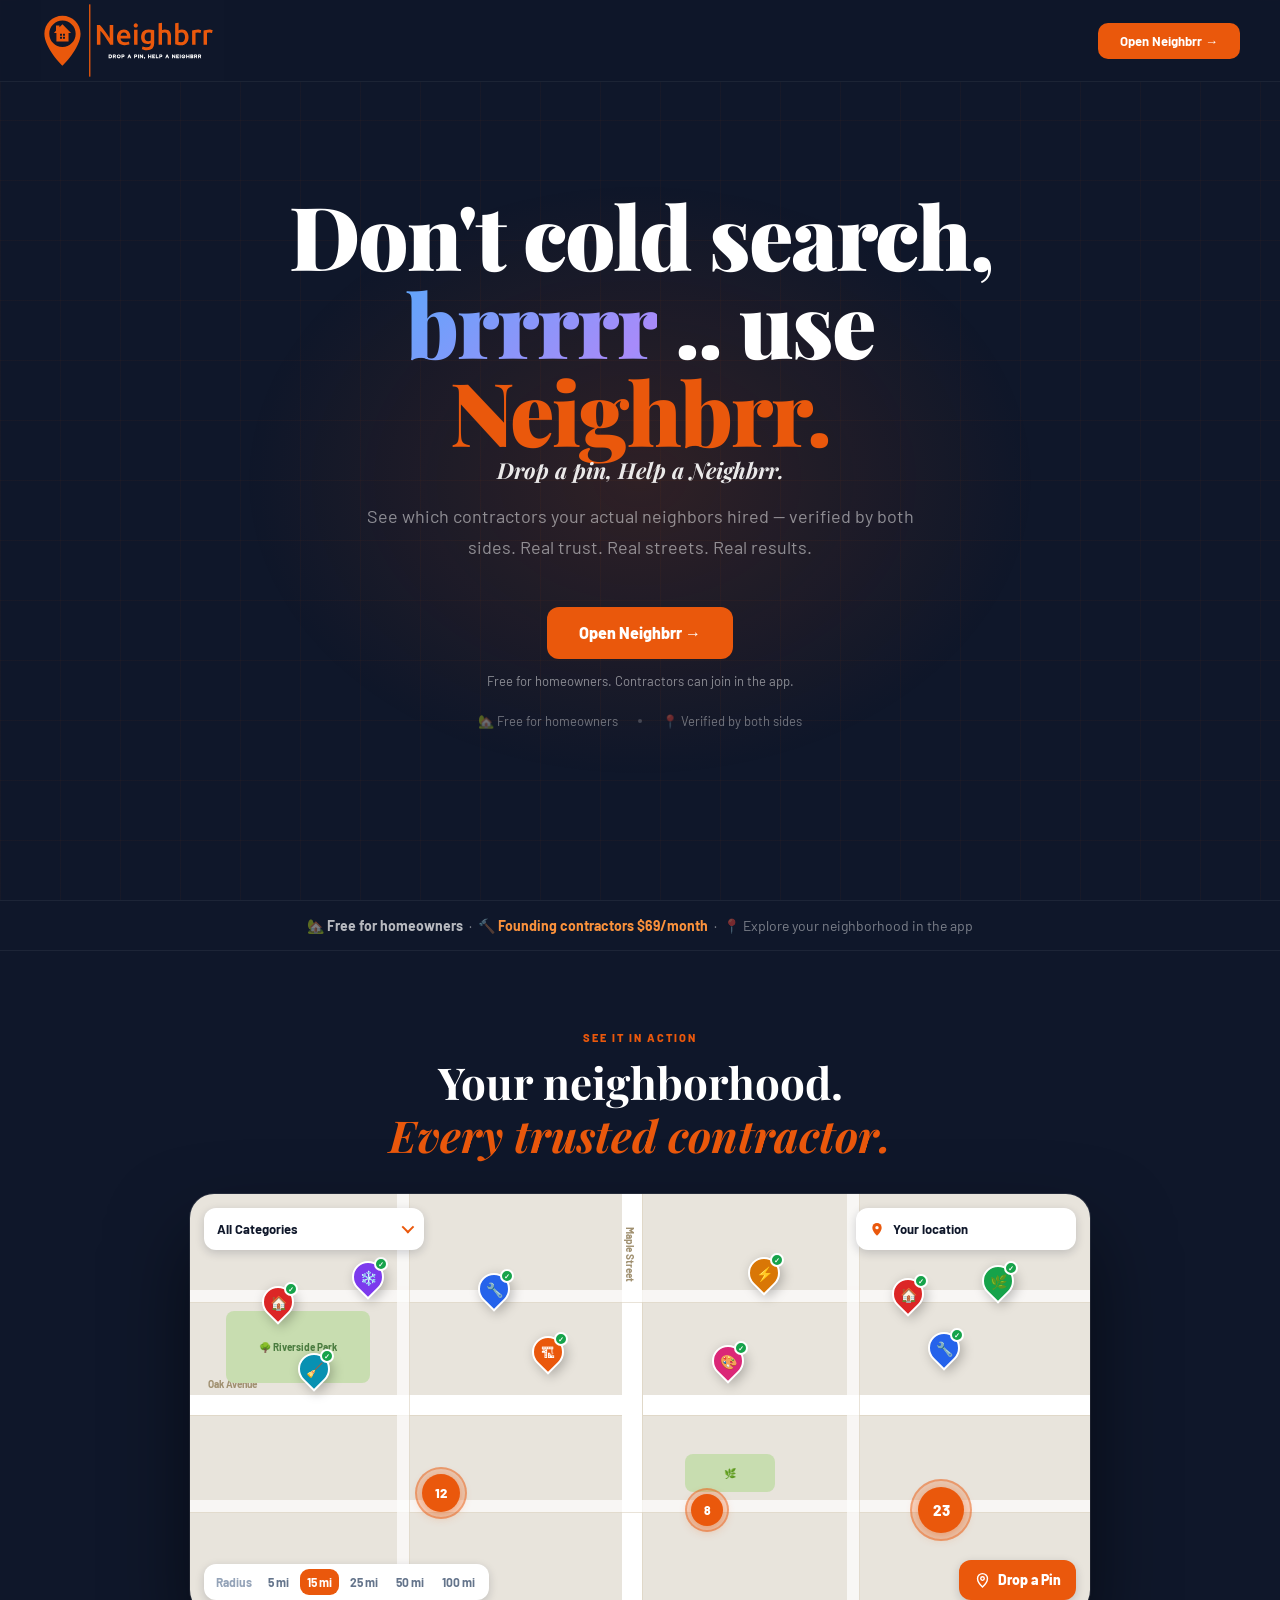
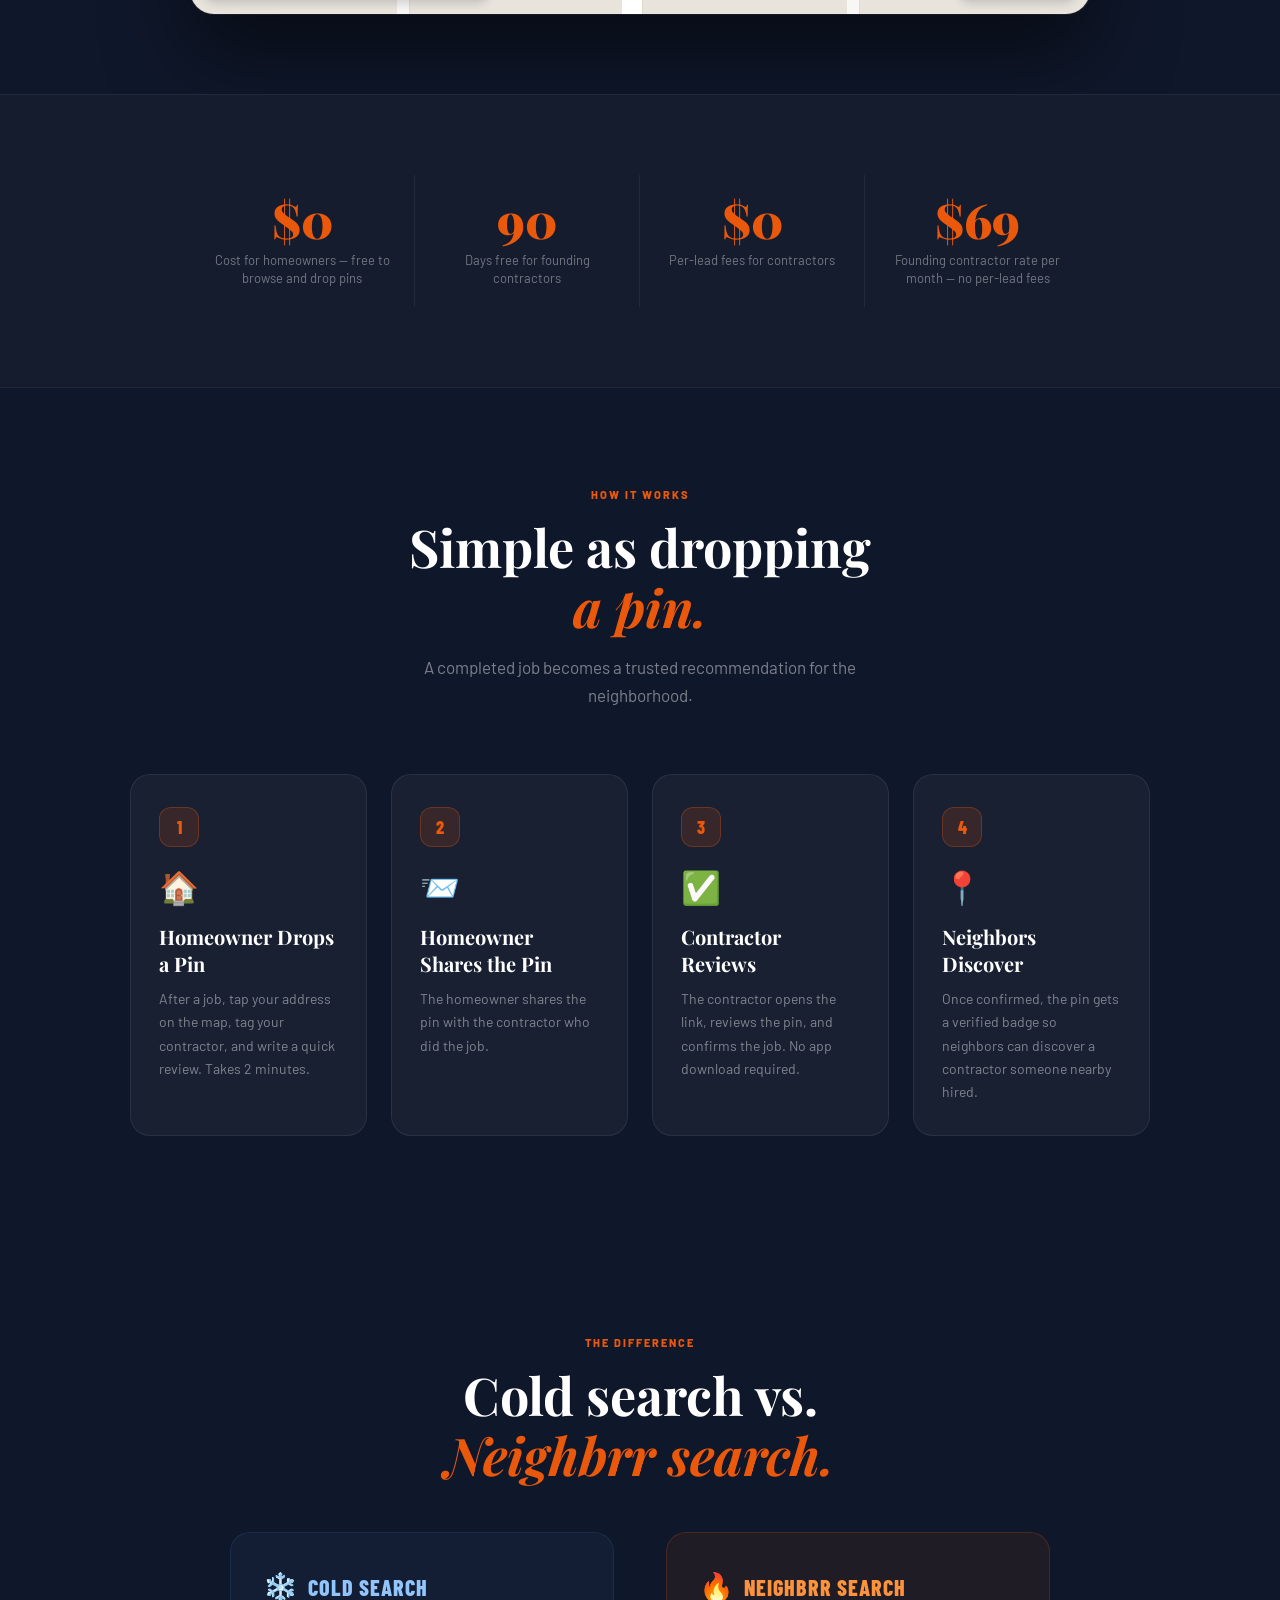
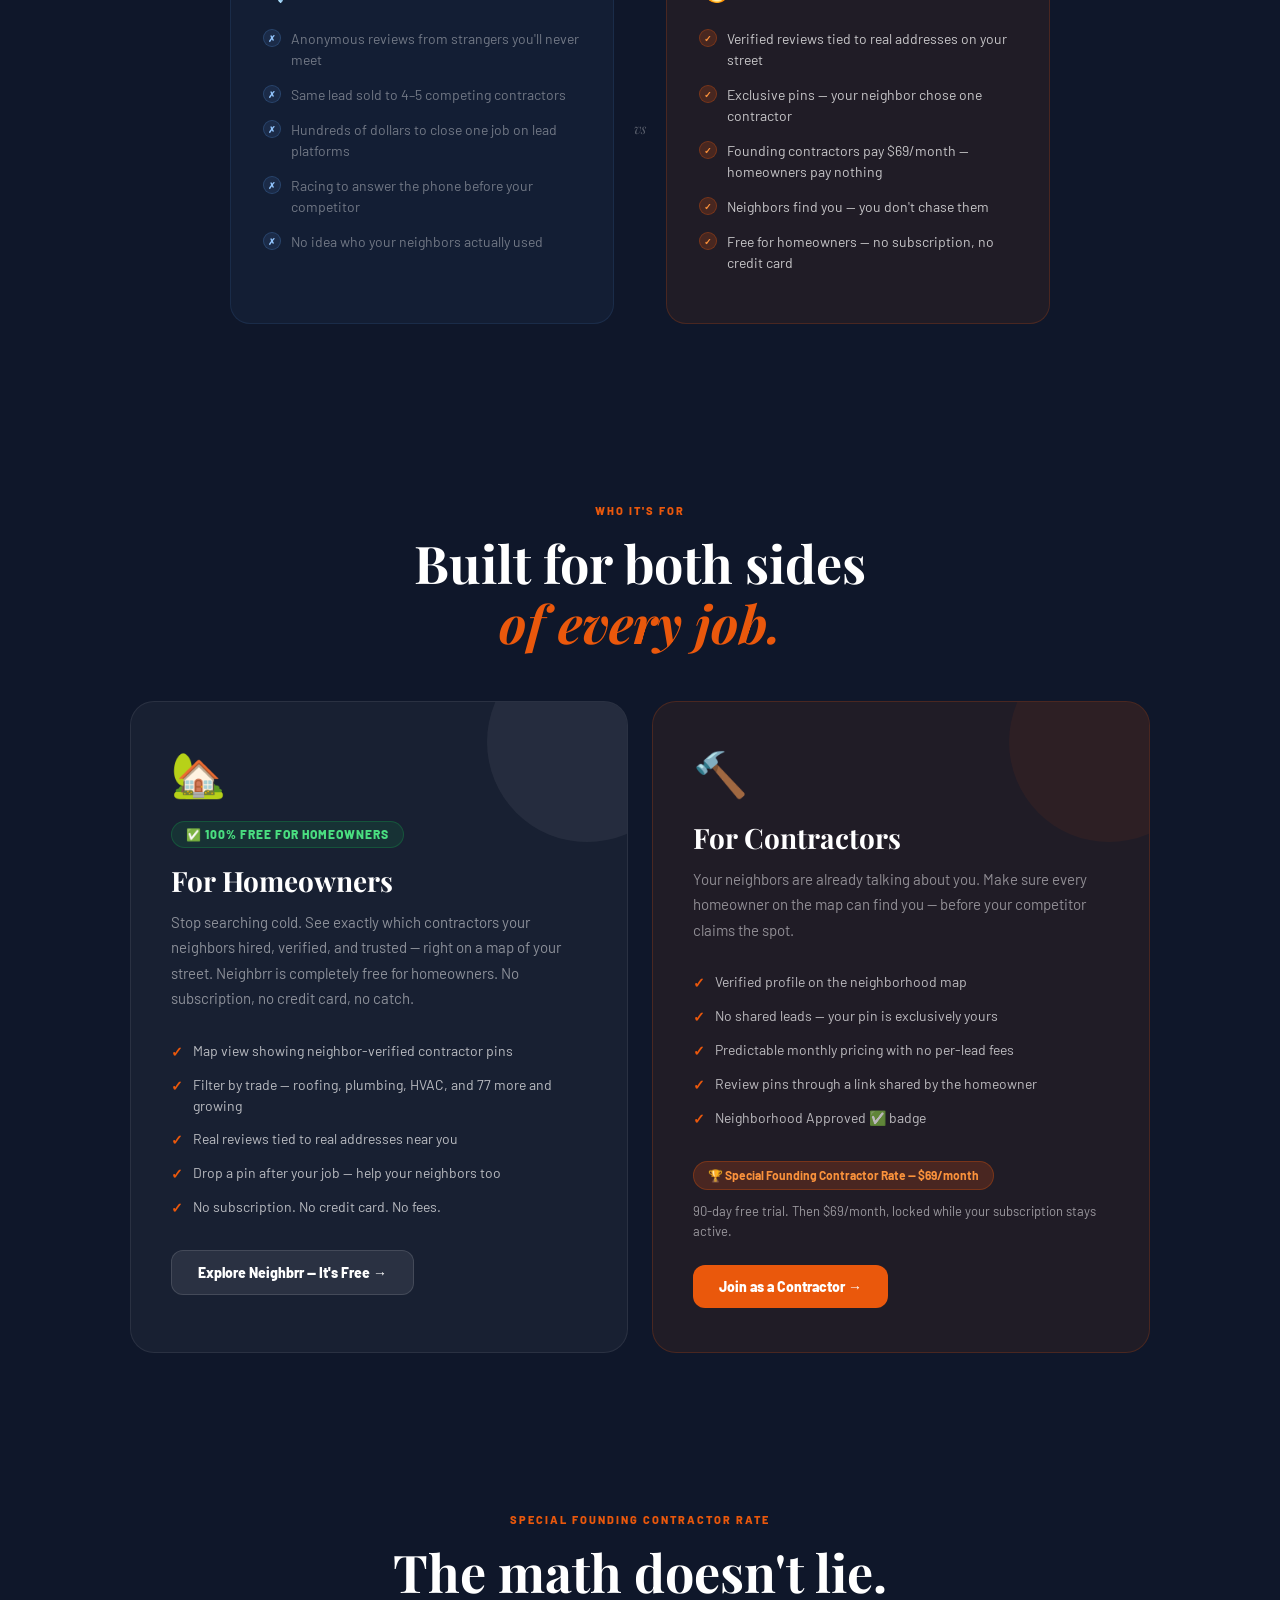
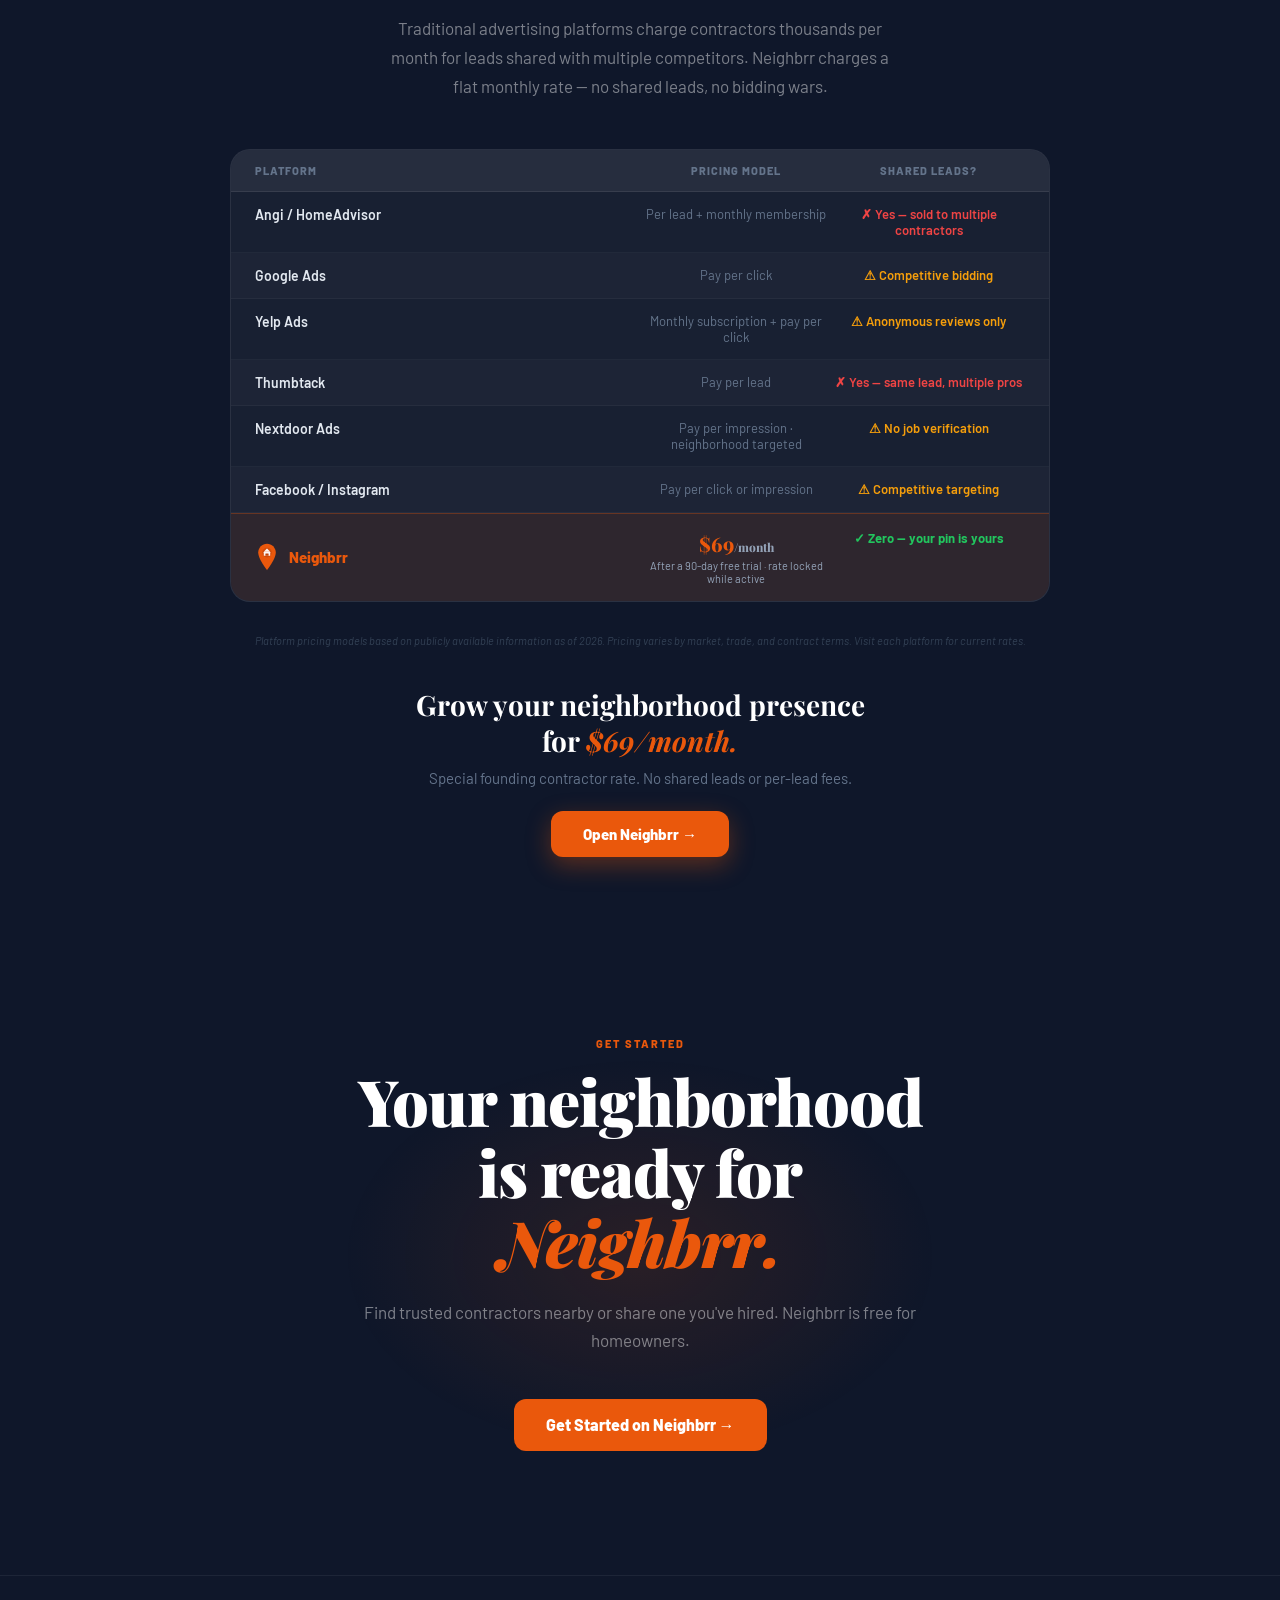
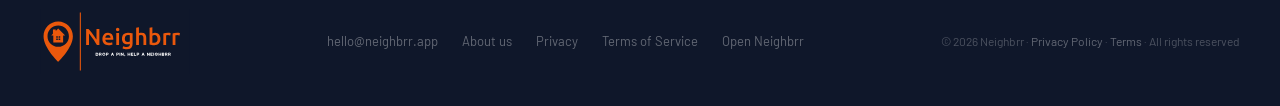
<file: index.html>
<!DOCTYPE html>
<html lang="en">
<head>
<meta charset="UTF-8">
<meta name="viewport" content="width=device-width, initial-scale=1.0">
<title>Neighbrr — Don't Just Cold Search.</title>
<meta name="description" content="Neighbrr is the neighborhood map showing which contractors your actual neighbors hired and verified. Don't just cold search. Drop a pin, Help a Neighbrr.">
<link rel="preconnect" href="https://fonts.googleapis.com">
<link href="https://fonts.googleapis.com/css2?family=Playfair+Display:ital,wght@0,400;0,700;0,900;1,400;1,700&family=Barlow:wght@300;400;500;600;700;800&family=Barlow+Condensed:wght@400;600;700;800;900&display=swap" rel="stylesheet">

<style>
:root {
  --orange: #ea580c;
  --orange-dark: #c2440a;
  --orange-light: #fff7ed;
  --navy: #0f172a;
  --navy-mid: #1e293b;
  --navy-light: #334155;
  --slate: #475569;
  --light: #f8fafc;
  --border: #e2e8f0;
  --green: #16a34a;
  --amber: #f59e0b;
  --white: #ffffff;
}

*, *::before, *::after { box-sizing: border-box; margin: 0; padding: 0; }

html { scroll-behavior: smooth; }

body {
  font-family: 'Barlow', sans-serif;
  background: var(--navy);
  color: var(--white);
  overflow-x: hidden;
  cursor: default;
}

/* ── SCROLLBAR ── */
::-webkit-scrollbar { width: 6px; }
::-webkit-scrollbar-track { background: var(--navy); }
::-webkit-scrollbar-thumb { background: var(--orange); border-radius: 3px; }

/* ── ANIMATIONS ── */
@keyframes fadeUp {
  from { opacity: 0; transform: translateY(32px); }
  to { opacity: 1; transform: translateY(0); }
}
@keyframes fadeIn {
  from { opacity: 0; }
  to { opacity: 1; }
}
@keyframes pinDrop {
  0% { transform: translateY(-40px) scale(0.5); opacity: 0; }
  60% { transform: translateY(4px) scale(1.1); opacity: 1; }
  100% { transform: translateY(0) scale(1); opacity: 1; }
}
@keyframes pulse {
  0%, 100% { box-shadow: 0 0 0 0 rgba(234,88,12,0.4); }
  50% { box-shadow: 0 0 0 12px rgba(234,88,12,0); }
}
@keyframes float {
  0%, 100% { transform: translateY(0px); }
  50% { transform: translateY(-8px); }
}
@keyframes shimmer {
  0% { background-position: -200% center; }
  100% { background-position: 200% center; }
}
@keyframes rotateSlow {
  from { transform: rotate(0deg); }
  to { transform: rotate(360deg); }
}
@keyframes pinPulse {
  0%, 100% { transform: scale(1); }
  50% { transform: scale(1.08); }
}
@keyframes mapFadeIn {
  from { opacity: 0; transform: scale(0.95); }
  to { opacity: 1; transform: scale(1); }
}
@keyframes countUp {
  from { opacity: 0; transform: translateY(10px); }
  to { opacity: 1; transform: translateY(0); }
}
@keyframes blink {
  0%, 100% { opacity: 1; }
  50% { opacity: 0; }
}

.fade-up { animation: fadeUp 0.7s cubic-bezier(0.16, 1, 0.3, 1) forwards; }
.fade-up-1 { animation: fadeUp 0.7s cubic-bezier(0.16, 1, 0.3, 1) 0.1s forwards; opacity: 0; }
.fade-up-2 { animation: fadeUp 0.7s cubic-bezier(0.16, 1, 0.3, 1) 0.2s forwards; opacity: 0; }
.fade-up-3 { animation: fadeUp 0.7s cubic-bezier(0.16, 1, 0.3, 1) 0.35s forwards; opacity: 0; }
.fade-up-4 { animation: fadeUp 0.7s cubic-bezier(0.16, 1, 0.3, 1) 0.5s forwards; opacity: 0; }
.fade-up-5 { animation: fadeUp 0.7s cubic-bezier(0.16, 1, 0.3, 1) 0.65s forwards; opacity: 0; }
.fade-up-6 { animation: fadeUp 0.7s cubic-bezier(0.16, 1, 0.3, 1) 0.8s forwards; opacity: 0; }

/* ── NAV ── */
nav {
  position: fixed;
  top: 0; left: 0; right: 0;
  z-index: 100;
  padding: 0 40px;
  height: 82px;
  display: flex;
  align-items: center;
  justify-content: space-between;
  background: rgba(15, 23, 42, 0.85);
  backdrop-filter: blur(20px);
  border-bottom: 1px solid rgba(255,255,255,0.06);
  transition: all 0.3s;
}

.nav-logo {
  display: flex;
  align-items: center;
  gap: 12px;
  text-decoration: none;
}

.nav-pin {
  width: 36px;
  height: 36px;
  background: var(--orange);
  border-radius: 10px;
  display: flex;
  align-items: center;
  justify-content: center;
  animation: pinPulse 3s ease-in-out infinite;
}

.nav-pin svg {
  width: 20px;
  height: 20px;
  fill: white;
}

.nav-name {
  font-family: 'Playfair Display', serif;
  font-size: 22px;
  font-weight: 700;
  color: white;
  letter-spacing: -0.5px;
}

.nav-tagline {
  font-size: 10px;
  color: var(--orange);
  font-weight: 700;
  text-transform: uppercase;
  letter-spacing: 1px;
  margin-top: 1px;
}

.nav-cta {
  background: var(--orange);
  color: white;
  border: none;
  border-radius: 10px;
  padding: 10px 22px;
  font-size: 13px;
  font-weight: 700;
  cursor: pointer;
  font-family: 'Barlow', sans-serif;
  text-decoration: none;
  display: inline-block;
  transition: all 0.2s;
  animation: pulse 3s infinite;
}

.nav-cta:hover {
  background: var(--orange-dark);
  transform: translateY(-1px);
}

/* ── HERO ── */
.hero {
  min-height: 100vh;
  display: flex;
  flex-direction: column;
  align-items: center;
  justify-content: center;
  position: relative;
  overflow: hidden;
  padding: 100px 40px 80px;
  text-align: center;
}

/* Grid background */
.hero::before {
  content: '';
  position: absolute;
  inset: 0;
  background-image:
    linear-gradient(rgba(234,88,12,0.04) 1px, transparent 1px),
    linear-gradient(90deg, rgba(234,88,12,0.04) 1px, transparent 1px);
  background-size: 60px 60px;
  animation: fadeIn 2s ease forwards;
}

/* Radial glow */
.hero::after {
  content: '';
  position: absolute;
  top: 20%;
  left: 50%;
  transform: translateX(-50%);
  width: 800px;
  height: 600px;
  background: radial-gradient(ellipse at center, rgba(234,88,12,0.15) 0%, transparent 70%);
  pointer-events: none;
}

.hero-content {
  position: relative;
  z-index: 2;
  max-width: 780px;
}

.hero-badge {
  display: inline-flex;
  align-items: center;
  gap: 8px;
  background: rgba(234,88,12,0.15);
  border: 1px solid rgba(234,88,12,0.3);
  border-radius: 100px;
  padding: 6px 16px;
  font-size: 12px;
  font-weight: 700;
  color: #fb923c;
  text-transform: uppercase;
  letter-spacing: 1px;
  margin-bottom: 28px;
}

.hero-badge-dot {
  width: 6px;
  height: 6px;
  border-radius: 50%;
  background: var(--orange);
  animation: blink 2s infinite;
}

.hero-cold {
  font-family: 'Barlow Condensed', sans-serif;
  font-size: clamp(18px, 3vw, 26px);
  font-weight: 600;
  color: rgba(255,255,255,0.5);
  text-transform: uppercase;
  letter-spacing: 4px;
  margin-bottom: 12px;
}

.hero-title {
  font-family: 'Playfair Display', serif;
  font-size: clamp(48px, 8vw, 88px);
  font-weight: 900;
  line-height: 1.0;
  letter-spacing: -2px;
  margin-bottom: 0;
  color: white;
}

.hero-title .orange { color: var(--orange); }
.hero-title .italic { font-style: italic; }

.hero-brrr {
  display: inline-block;
  background: linear-gradient(135deg, #60a5fa, #a78bfa, #38bdf8);
  background-size: 200% auto;
  -webkit-background-clip: text;
  -webkit-text-fill-color: transparent;
  background-clip: text;
  animation: shimmer 3s linear infinite;
}

.hero-divider {
  width: 60px;
  height: 3px;
  background: var(--orange);
  border-radius: 2px;
  margin: 28px auto;
}

.hero-slogan {
  font-family: 'Playfair Display', serif;
  font-size: clamp(20px, 3.5vw, 32px);
  font-weight: 700;
  color: rgba(255,255,255,0.9);
  margin-bottom: 16px;
  font-style: italic;
}

.hero-sub {
  font-size: clamp(15px, 2vw, 18px);
  color: rgba(255,255,255,0.5);
  line-height: 1.7;
  max-width: 560px;
  margin: 0 auto 44px;
}

/* ── APP LINK ── */
.launch-actions {
  max-width: 520px;
  margin: 0 auto 24px;
}

.launch-btn {
  display: inline-block;
  padding: 16px 32px;
  border-radius: 12px;
  background: var(--orange);
  color: white;
  font-size: 16px;
  font-weight: 800;
  font-family: 'Barlow', sans-serif;
  text-decoration: none;
  transition: all 0.2s;
}

.launch-btn:hover { transform: translateY(-1px); box-shadow: 0 8px 24px rgba(234,88,12,0.4); }

.launch-btn:focus-visible {
  outline: 3px solid white;
  outline-offset: 4px;
}

.launch-note { font-size: 13px; color: rgba(255,255,255,0.5); margin-top: 14px; }

/* ── SOCIAL PROOF ── */
.social-proof {
  display: flex;
  align-items: center;
  justify-content: center;
  gap: 20px;
  margin-top: 0;
  flex-wrap: wrap;
}

.proof-item {
  display: flex;
  align-items: center;
  gap: 8px;
  font-size: 13px;
  color: rgba(255,255,255,0.4);
}

.proof-dot {
  width: 4px;
  height: 4px;
  border-radius: 50%;
  background: rgba(255,255,255,0.2);
}

/* ── CODED MAP DEMO ── */
.map-section {
  position: relative;
  padding: 80px 40px;
  overflow: hidden;
}

.map-container {
  max-width: 900px;
  margin: 0 auto;
  position: relative;
  z-index: 1;
  animation: mapFadeIn 1s ease forwards;
}

.map-label {
  text-align: center;
  margin-bottom: 32px;
}

.map-label-tag {
  font-size: 11px;
  font-weight: 800;
  color: var(--orange);
  text-transform: uppercase;
  letter-spacing: 2px;
  margin-bottom: 12px;
}

.map-label-title {
  font-family: 'Playfair Display', serif;
  font-size: clamp(28px, 5vw, 44px);
  font-weight: 700;
  color: white;
  line-height: 1.2;
}

.map-label-title em { color: var(--orange); font-style: italic; }

/* Fake map */
.fake-map {
  background: #e8e4dc;
  border-radius: 24px;
  height: 420px;
  position: relative;
  overflow: hidden;
  box-shadow: 0 40px 80px rgba(0,0,0,0.5), 0 0 0 1px rgba(255,255,255,0.1);
}

/* Streets */
.street-h {
  position: absolute;
  left: 0; right: 0;
  background: white;
  box-shadow: 0 1px 0 #e0d8c8;
}
.street-v {
  position: absolute;
  top: 0; bottom: 0;
  background: white;
  box-shadow: 1px 0 0 #e0d8c8;
}
.street-major { background: #fff; }
.street-label {
  position: absolute;
  font-size: 10px;
  font-weight: 700;
  color: #a09070;
  font-family: 'Barlow', sans-serif;
  white-space: nowrap;
}

/* Map pins */
.map-pin {
  position: absolute;
  transform: translate(-50%, -100%);
  cursor: pointer;
  animation: pinDrop 0.5s cubic-bezier(0.34, 1.56, 0.64, 1) forwards;
  opacity: 0;
}

.map-pin:hover { transform: translate(-50%, -100%) scale(1.2); transition: transform 0.15s; }

.pin-body {
  width: 32px;
  height: 32px;
  border-radius: 50% 50% 50% 0;
  transform: rotate(-45deg);
  display: flex;
  align-items: center;
  justify-content: center;
  font-size: 14px;
  border: 2.5px solid white;
  box-shadow: 0 4px 12px rgba(0,0,0,0.25);
}

.pin-body span { transform: rotate(45deg); display: block; }

.pin-verified {
  position: absolute;
  top: -4px; right: -4px;
  width: 14px; height: 14px;
  border-radius: 50%;
  background: #16a34a;
  border: 2px solid white;
  display: flex;
  align-items: center;
  justify-content: center;
  font-size: 7px;
  color: white;
  font-weight: 800;
}

/* Cluster */
.cluster {
  position: absolute;
  transform: translate(-50%, -50%);
  animation: pinDrop 0.5s cubic-bezier(0.34, 1.56, 0.64, 1) forwards;
  opacity: 0;
}

.cluster-outer {
  border-radius: 50%;
  background: rgba(234,88,12,0.2);
  border: 2px solid rgba(234,88,12,0.4);
  display: flex;
  align-items: center;
  justify-content: center;
}

.cluster-inner {
  border-radius: 50%;
  background: var(--orange);
  box-shadow: 0 3px 12px rgba(234,88,12,0.45);
  display: flex;
  align-items: center;
  justify-content: center;
  color: white;
  font-family: 'Barlow', sans-serif;
}

/* Park */
.park {
  position: absolute;
  background: #c8ddb0;
  border-radius: 8px;
  display: flex;
  align-items: center;
  justify-content: center;
  font-size: 10px;
  font-weight: 700;
  color: #4a7c3f;
  font-family: 'Barlow', sans-serif;
}

/* Map overlay UI */
.map-ui-top {
  position: absolute;
  top: 14px;
  left: 14px;
  right: 14px;
  display: flex;
  justify-content: space-between;
  align-items: flex-start;
  gap: 12px;
  z-index: 10;
}

.map-control {
  width: 220px;
  min-height: 42px;
  box-sizing: border-box;
  display: flex;
  align-items: center;
  gap: 8px;
  background: #fff;
  border-radius: 12px;
  padding: 10px 13px;
  font-size: 13px;
  font-weight: 700;
  color: var(--navy);
  font-family: 'Barlow', sans-serif;
  box-shadow: 0 3px 10px rgba(15,23,42,0.18);
}

.map-category { justify-content: space-between; }
.map-chevron {
  width: 9px;
  height: 9px;
  border-right: 2px solid var(--orange);
  border-bottom: 2px solid var(--orange);
  transform: rotate(45deg) translateY(-2px);
}
.map-location-icon { display: inline-flex; flex-shrink: 0; }

.map-radius {
  position: absolute;
  left: 14px;
  bottom: 14px;
  z-index: 10;
  display: flex;
  align-items: center;
  gap: 4px;
  padding: 5px 7px;
  background: #fff;
  border-radius: 12px;
  box-shadow: 0 3px 10px rgba(15,23,42,0.18);
  font-family: 'Barlow', sans-serif;
  white-space: nowrap;
}
.map-radius-label {
  color: #94a3b8;
  font-size: 12px;
  font-weight: 700;
  padding: 0 5px;
}
.map-radius-option {
  color: #64748b;
  font-size: 12px;
  font-weight: 700;
  padding: 6px 7px;
  border-radius: 9px;
}
.map-radius-option.active { background: var(--orange); color: #fff; }

.map-add-btn {
  position: absolute;
  bottom: 14px;
  right: 14px;
  display: inline-flex;
  align-items: center;
  gap: 7px;
  background: var(--orange);
  color: white;
  border-radius: 12px;
  padding: 11px 15px;
  font-size: 14px;
  font-weight: 800;
  font-family: 'Barlow', sans-serif;
  text-decoration: none;
  box-shadow: 0 3px 10px rgba(15,23,42,0.18);
  z-index: 10;
}

.map-add-btn:hover { background: var(--orange-dark); }
.map-add-btn:focus-visible { outline: 3px solid var(--navy); outline-offset: 3px; }

/* ── HOW IT WORKS ── */
.how-section {
  padding: 100px 40px;
  max-width: 1100px;
  margin: 0 auto;
}

.section-tag {
  font-size: 11px;
  font-weight: 800;
  color: var(--orange);
  text-transform: uppercase;
  letter-spacing: 2px;
  margin-bottom: 16px;
  text-align: center;
}

.section-title {
  font-family: 'Playfair Display', serif;
  font-size: clamp(32px, 5vw, 52px);
  font-weight: 700;
  text-align: center;
  color: white;
  line-height: 1.15;
  margin-bottom: 16px;
}

.section-title em { color: var(--orange); font-style: italic; }

.section-sub {
  text-align: center;
  font-size: 17px;
  color: rgba(255,255,255,0.45);
  max-width: 520px;
  margin: 0 auto 64px;
  line-height: 1.7;
}

.steps {
  display: grid;
  grid-template-columns: repeat(auto-fit, minmax(220px, 1fr));
  gap: 24px;
  position: relative;
}

.step {
  background: rgba(255,255,255,0.04);
  border: 1px solid rgba(255,255,255,0.08);
  border-radius: 20px;
  padding: 32px 28px;
  position: relative;
  transition: all 0.3s;
  overflow: hidden;
}

.step::before {
  content: '';
  position: absolute;
  top: 0; left: 0; right: 0;
  height: 3px;
  background: var(--orange);
  transform: scaleX(0);
  transform-origin: left;
  transition: transform 0.3s;
}

.step:hover { border-color: rgba(234,88,12,0.3); transform: translateY(-4px); }
.step:hover::before { transform: scaleX(1); }

.step-num {
  width: 40px;
  height: 40px;
  border-radius: 12px;
  background: rgba(234,88,12,0.15);
  border: 1px solid rgba(234,88,12,0.3);
  display: flex;
  align-items: center;
  justify-content: center;
  font-family: 'Barlow Condensed', sans-serif;
  font-size: 18px;
  font-weight: 800;
  color: var(--orange);
  margin-bottom: 20px;
}

.step-icon { font-size: 32px; margin-bottom: 16px; display: block; }

.step-title {
  font-family: 'Playfair Display', serif;
  font-size: 20px;
  font-weight: 700;
  color: white;
  margin-bottom: 10px;
}

.step-body {
  font-size: 14px;
  color: rgba(255,255,255,0.45);
  line-height: 1.65;
}

/* ── FOR BOTH SECTIONS ── */
.split-section {
  padding: 80px 40px;
  max-width: 1100px;
  margin: 0 auto;
}

.split-grid {
  display: grid;
  grid-template-columns: 1fr 1fr;
  gap: 24px;
}

.split-card {
  border-radius: 24px;
  padding: 44px 40px;
  position: relative;
  overflow: hidden;
}

.split-card.homeowner {
  background: rgba(255,255,255,0.04);
  border: 1px solid rgba(255,255,255,0.08);
}

.split-card.contractor {
  background: rgba(234,88,12,0.08);
  border: 1px solid rgba(234,88,12,0.2);
}

.split-card::before {
  content: '';
  position: absolute;
  top: -60px; right: -60px;
  width: 200px; height: 200px;
  border-radius: 50%;
  opacity: 0.06;
}

.split-card.homeowner::before { background: white; }
.split-card.contractor::before { background: var(--orange); }

.split-emoji { font-size: 44px; margin-bottom: 20px; display: block; animation: float 4s ease-in-out infinite; }
.split-card.contractor .split-emoji { animation-delay: 0.5s; }

.split-title {
  font-family: 'Playfair Display', serif;
  font-size: 28px;
  font-weight: 700;
  color: white;
  margin-bottom: 12px;
  line-height: 1.2;
}

.split-body {
  font-size: 15px;
  color: rgba(255,255,255,0.5);
  line-height: 1.7;
  margin-bottom: 28px;
}

.split-features { list-style: none; margin-bottom: 32px; }

.split-features li {
  display: flex;
  align-items: flex-start;
  gap: 10px;
  margin-bottom: 12px;
  font-size: 14px;
  color: rgba(255,255,255,0.7);
  line-height: 1.5;
}

.split-features li::before {
  content: '✓';
  color: var(--orange);
  font-weight: 800;
  flex-shrink: 0;
  margin-top: 1px;
}

.split-btn {
  display: inline-block;
  padding: 13px 26px;
  border-radius: 12px;
  font-size: 14px;
  font-weight: 800;
  text-decoration: none;
  font-family: 'Barlow', sans-serif;
  transition: all 0.2s;
  cursor: pointer;
  border: none;
}

.split-btn.primary {
  background: var(--orange);
  color: white;
}

.split-btn.secondary {
  background: rgba(255,255,255,0.08);
  color: white;
  border: 1px solid rgba(255,255,255,0.12);
}

.split-btn:hover { transform: translateY(-2px); box-shadow: 0 8px 24px rgba(234,88,12,0.3); }

/* Pricing pills */
.pricing-pills {
  display: flex;
  gap: 8px;
  flex-wrap: wrap;
  margin-bottom: 24px;
}

.pricing-pill {
  border-radius: 100px;
  padding: 6px 14px;
  font-size: 12px;
  font-weight: 700;
  font-family: 'Barlow', sans-serif;
}

.pricing-pill.founding {
  background: rgba(234,88,12,0.2);
  color: #fb923c;
  border: 1px solid rgba(234,88,12,0.3);
}

.pricing-detail {
  color: rgba(255,255,255,0.55);
  font-size: 13px;
  line-height: 1.5;
  margin: -12px 0 24px;
}

/* ── STATS ── */
.stats-section {
  padding: 80px 40px;
  border-top: 1px solid rgba(255,255,255,0.06);
  border-bottom: 1px solid rgba(255,255,255,0.06);
  background: rgba(255,255,255,0.02);
}

.stats-grid {
  max-width: 900px;
  margin: 0 auto;
  display: grid;
  grid-template-columns: repeat(4, 1fr);
  gap: 0;
}

.stat-item {
  text-align: center;
  padding: 20px;
  border-right: 1px solid rgba(255,255,255,0.06);
}

.stat-item:last-child { border-right: none; }

.stat-num {
  font-family: 'Playfair Display', serif;
  font-size: clamp(32px, 5vw, 48px);
  font-weight: 900;
  color: var(--orange);
  line-height: 1;
  margin-bottom: 8px;
  animation: countUp 0.6s ease forwards;
}

.stat-label {
  font-size: 13px;
  color: rgba(255,255,255,0.4);
  line-height: 1.4;
}

/* ── COLD VS WARM ── */
.comparison-section {
  padding: 100px 40px;
  max-width: 900px;
  margin: 0 auto;
}

.comparison-grid {
  display: grid;
  grid-template-columns: 1fr auto 1fr;
  gap: 0;
  align-items: stretch;
}

.comparison-side {
  border-radius: 20px;
  padding: 36px 32px;
}

.comparison-side.cold {
  background: rgba(96,165,250,0.05);
  border: 1px solid rgba(96,165,250,0.1);
}

.comparison-side.warm {
  background: rgba(234,88,12,0.08);
  border: 1px solid rgba(234,88,12,0.2);
}

.comparison-divider {
  display: flex;
  align-items: center;
  justify-content: center;
  padding: 0 20px;
  font-family: 'Playfair Display', serif;
  font-size: 14px;
  color: rgba(255,255,255,0.3);
  font-style: italic;
}

.comparison-header {
  display: flex;
  align-items: center;
  gap: 10px;
  margin-bottom: 24px;
}

.comparison-emoji { font-size: 28px; }

.comparison-title {
  font-family: 'Barlow Condensed', sans-serif;
  font-size: 22px;
  font-weight: 800;
  text-transform: uppercase;
  letter-spacing: 1px;
}

.comparison-side.cold .comparison-title { color: #93c5fd; }
.comparison-side.warm .comparison-title { color: #fb923c; }

.comparison-item {
  display: flex;
  align-items: flex-start;
  gap: 10px;
  margin-bottom: 14px;
  font-size: 14px;
  line-height: 1.5;
}

.comparison-side.cold .comparison-item { color: rgba(255,255,255,0.4); }
.comparison-side.warm .comparison-item { color: rgba(255,255,255,0.75); }

.comparison-check {
  flex-shrink: 0;
  width: 18px;
  height: 18px;
  border-radius: 50%;
  display: flex;
  align-items: center;
  justify-content: center;
  font-size: 9px;
  font-weight: 800;
  margin-top: 1px;
}

.cold-check { background: rgba(96,165,250,0.1); color: #93c5fd; border: 1px solid rgba(96,165,250,0.2); }
.warm-check { background: rgba(234,88,12,0.2); color: #fb923c; border: 1px solid rgba(234,88,12,0.3); }

/* ── FINAL CTA ── */
.cta-section {
  padding: 100px 40px;
  text-align: center;
  position: relative;
  overflow: hidden;
}

.cta-section::before {
  content: '';
  position: absolute;
  top: 50%;
  left: 50%;
  transform: translate(-50%, -50%);
  width: 600px;
  height: 400px;
  background: radial-gradient(ellipse, rgba(234,88,12,0.12) 0%, transparent 70%);
  pointer-events: none;
}

.cta-content { position: relative; z-index: 1; max-width: 600px; margin: 0 auto; }

.cta-title {
  font-family: 'Playfair Display', serif;
  font-size: clamp(36px, 6vw, 64px);
  font-weight: 900;
  line-height: 1.1;
  color: white;
  margin-bottom: 20px;
  letter-spacing: -1px;
}

.cta-title em { color: var(--orange); font-style: italic; }

.cta-sub {
  font-size: 17px;
  color: rgba(255,255,255,0.45);
  line-height: 1.7;
  margin-bottom: 44px;
}

/* ── FOOTER ── */
footer {
  padding: 32px 40px;
  border-top: 1px solid rgba(255,255,255,0.06);
  display: flex;
  align-items: center;
  justify-content: space-between;
  flex-wrap: wrap;
  gap: 16px;
}

.footer-logo {
  display: flex;
  align-items: center;
  gap: 10px;
}

.footer-logo-pin {
  width: 28px;
  height: 28px;
  background: var(--orange);
  border-radius: 8px;
  display: flex;
  align-items: center;
  justify-content: center;
  font-size: 14px;
}

.footer-name {
  font-family: 'Playfair Display', serif;
  font-size: 16px;
  font-weight: 700;
  color: white;
}

.footer-links {
  display: flex;
  gap: 24px;
}

.footer-link {
  font-size: 13px;
  color: rgba(255,255,255,0.35);
  text-decoration: none;
  transition: color 0.2s;
}

.footer-link:hover { color: var(--orange); }

.footer-right {
  font-size: 12px;
  color: rgba(255,255,255,0.25);
}

/* ── RESPONSIVE ── */
@media (max-width: 768px) {
  nav { padding: 0 20px; }
  .hero { padding: 90px 24px 60px; }
  .split-grid { grid-template-columns: 1fr; }
  .stats-grid { grid-template-columns: repeat(2, 1fr); }
  .stat-item { border-right: none; border-bottom: 1px solid rgba(255,255,255,0.06); }
  .comparison-grid { grid-template-columns: 1fr; }
  .comparison-divider { padding: 16px 0; }
  .map-section { padding: 60px 20px; }
  .how-section, .split-section, .comparison-section, .cta-section { padding: 60px 24px; }
  footer { flex-direction: column; align-items: flex-start; }
  .footer-links { flex-wrap: wrap; gap: 16px; }
}

@media (max-width: 600px) {
  .map-ui-top { top: 10px; left: 10px; right: 10px; gap: 8px; }
  .map-control { width: auto; min-width: 0; flex: 1; min-height: 38px; padding: 8px; font-size: 11px; }
  .map-radius { left: 10px; right: 10px; bottom: 10px; gap: 1px; overflow-x: auto; }
  .map-radius-label { font-size: 10px; padding: 0 3px; }
  .map-radius-option { font-size: 10px; padding: 5px 4px; }
  .map-add-btn { right: 10px; bottom: 60px; padding: 9px 11px; font-size: 12px; }
}
</style>
<link rel="stylesheet" href="assets/logo.css">
</head>
<body>

<!-- ── NAV ── -->
<nav>
  <a class="nav-logo" href="#">
    <img src="assets/neighbrr-logo.svg" alt="Neighbrr" class="site-logo site-logo-nav">
  </a>
  <a href="https://neighbrr.app/" class="nav-cta">Open Neighbrr →</a>
</nav>

<!-- ── HERO ── -->
<section class="hero" id="top">
  <div class="hero-content">

    <h1 class="hero-title fade-up-1">
      Don't cold search,<br>
      <span class="hero-brrr">brrrrr</span> .. use <span class="orange">Neighbrr.</span>
    </h1>

    <p class="hero-slogan fade-up-2" style="font-size:clamp(16px,2.5vw,22px);opacity:.7;margin-bottom:16px;">Drop a pin, Help a Neighbrr.</p>

    <p class="hero-sub fade-up-3">
      See which contractors your actual neighbors hired — verified by both sides. Real trust. Real streets. Real results.
    </p>

    <div class="launch-actions fade-up-4">
      <a class="launch-btn" href="https://neighbrr.app/">Open Neighbrr →</a>
      <p class="launch-note">Free for homeowners. Contractors can join in the app.</p>
    </div>

    <div class="social-proof fade-up-5">
      <div class="proof-item">🏡 Free for homeowners</div>
      <div class="proof-dot"></div>
      <div class="proof-item">📍 Verified by both sides</div>
    </div>

  </div>
</section>

<!-- ── FREE MODEL BANNER ── -->
<div style="border-top:1px solid rgba(255,255,255,0.06);border-bottom:1px solid rgba(255,255,255,0.06);padding:16px 40px;text-align:center;">
  <p style="font-size:14px;color:rgba(255,255,255,0.45);margin:0;">
    🏡 <strong style="color:rgba(255,255,255,0.7);">Free for homeowners</strong> &nbsp;·&nbsp; 🔨 <strong style="color:#fb923c;">Founding contractors $69/month</strong> &nbsp;·&nbsp; 📍 Explore your neighborhood in the app
  </p>
</div>

<!-- ── CODED MAP DEMO ── -->
<section class="map-section">
  <div class="map-container">
    <div class="map-label">
      <div class="map-label-tag">See It In Action</div>
      <h2 class="map-label-title">Your neighborhood.<br><em>Every trusted contractor.</em></h2>
    </div>

    <div class="fake-map">
      <!-- Streets -->
      <div class="street-h" style="top:48%; height:20px;"></div>
      <div class="street-v" style="left:48%; width:20px;"></div>
      <div class="street-h" style="top:23%; height:12px; opacity:.7;"></div>
      <div class="street-h" style="top:73%; height:12px; opacity:.7;"></div>
      <div class="street-v" style="left:23%; width:12px; opacity:.7;"></div>
      <div class="street-v" style="left:73%; width:12px; opacity:.7;"></div>

      <!-- Street labels -->
      <div class="street-label" style="left:2%; top:44%;">Oak Avenue</div>
      <div class="street-label" style="left:49.5%; top:8%; transform:rotate(90deg); transform-origin:0 0;">Maple Street</div>

      <!-- Parks -->
      <div class="park" style="left:4%; top:28%; width:16%; height:17%;">🌳 Riverside Park</div>
      <div class="park" style="left:55%; top:62%; width:10%; height:9%;">🌿</div>

      <!-- Map UI -->
      <div class="map-ui-top" aria-hidden="true">
        <div class="map-control map-category">All Categories <span class="map-chevron"></span></div>
        <div class="map-control map-location">
          <span class="map-location-icon"><svg width="16" height="18" viewBox="0 0 24 24" fill="none" aria-hidden="true"><path d="M12 22s7-6.3 7-12a7 7 0 1 0-14 0c0 5.7 7 12 7 12Z" fill="#ea580c"/><circle cx="12" cy="10" r="2.5" fill="white"/></svg></span>
          Your location
        </div>
      </div>

      <!-- Individual Pins -->
      <div class="map-pin" style="left:8%; top:22%; animation-delay:0.1s;">
        <div class="pin-body" style="background:#dc2626;">
          <span>🏠</span>
        </div>
        <div class="pin-verified">✓</div>
      </div>

      <div class="map-pin" style="left:18%; top:16%; animation-delay:0.2s;">
        <div class="pin-body" style="background:#7c3aed;">
          <span>❄️</span>
        </div>
        <div class="pin-verified">✓</div>
      </div>

      <div class="map-pin" style="left:32%; top:19%; animation-delay:0.3s;">
        <div class="pin-body" style="background:#2563eb;">
          <span>🔧</span>
        </div>
        <div class="pin-verified">✓</div>
      </div>

      <div class="map-pin" style="left:62%; top:15%; animation-delay:0.4s;">
        <div class="pin-body" style="background:#d97706;">
          <span>⚡</span>
        </div>
        <div class="pin-verified">✓</div>
      </div>

      <div class="map-pin" style="left:78%; top:20%; animation-delay:0.5s;">
        <div class="pin-body" style="background:#dc2626;">
          <span>🏠</span>
        </div>
        <div class="pin-verified">✓</div>
      </div>

      <div class="map-pin" style="left:88%; top:17%; animation-delay:0.6s;">
        <div class="pin-body" style="background:#16a34a;">
          <span>🌿</span>
        </div>
        <div class="pin-verified">✓</div>
      </div>

      <div class="map-pin" style="left:12%; top:38%; animation-delay:0.7s;">
        <div class="pin-body" style="background:#0891b2;">
          <span>🧹</span>
        </div>
        <div class="pin-verified">✓</div>
      </div>

      <div class="map-pin" style="left:38%; top:34%; animation-delay:0.8s;">
        <div class="pin-body" style="background:#ea580c;">
          <span>🏗</span>
        </div>
        <div class="pin-verified">✓</div>
      </div>

      <div class="map-pin" style="left:58%; top:36%; animation-delay:0.9s;">
        <div class="pin-body" style="background:#db2777;">
          <span>🎨</span>
        </div>
        <div class="pin-verified">✓</div>
      </div>

      <div class="map-pin" style="left:82%; top:33%; animation-delay:1.0s;">
        <div class="pin-body" style="background:#2563eb;">
          <span>🔧</span>
        </div>
        <div class="pin-verified">✓</div>
      </div>

      <!-- Clusters -->
      <div class="cluster" style="left:25%; top:65%; animation-delay:1.2s;">
        <div class="cluster-outer" style="width:52px;height:52px;">
          <div class="cluster-inner" style="width:38px;height:38px;">
            <span style="font-size:13px;font-weight:800;">12</span>
          </div>
        </div>
      </div>

      <div class="cluster" style="left:55%; top:70%; animation-delay:1.3s;">
        <div class="cluster-outer" style="width:44px;height:44px;">
          <div class="cluster-inner" style="width:32px;height:32px;">
            <span style="font-size:12px;font-weight:800;">8</span>
          </div>
        </div>
      </div>

      <div class="cluster" style="left:80%; top:68%; animation-delay:1.4s;">
        <div class="cluster-outer" style="width:62px;height:62px;">
          <div class="cluster-inner" style="width:46px;height:46px;">
            <span style="font-size:15px;font-weight:800;">23</span>
          </div>
        </div>
      </div>

      <div class="map-radius" aria-hidden="true">
        <span class="map-radius-label">Radius</span>
        <span class="map-radius-option">5 mi</span>
        <span class="map-radius-option active">15 mi</span>
        <span class="map-radius-option">25 mi</span>
        <span class="map-radius-option">50 mi</span>
        <span class="map-radius-option">100 mi</span>
      </div>
      <a class="map-add-btn" href="https://neighbrr.app/">
        <svg width="17" height="18" viewBox="0 0 24 24" fill="none" aria-hidden="true"><path d="M12 22s7-6.3 7-12a7 7 0 1 0-14 0c0 5.7 7 12 7 12Z" stroke="currentColor" stroke-width="2"/><circle cx="12" cy="10" r="2.5" stroke="currentColor" stroke-width="2"/></svg>
        Drop a Pin
      </a>
    </div>
  </div>
</section>

<!-- ── STATS ── -->
<section class="stats-section">
  <div class="stats-grid">
    <div class="stat-item">
      <div class="stat-num">$0</div>
      <div class="stat-label">Cost for homeowners — free to browse and drop pins</div>
    </div>
    <div class="stat-item">
      <div class="stat-num">90</div>
      <div class="stat-label">Days free for founding contractors</div>
    </div>
    <div class="stat-item">
      <div class="stat-num">$0</div>
      <div class="stat-label">Per-lead fees for contractors</div>
    </div>
    <div class="stat-item">
      <div class="stat-num">$69</div>
      <div class="stat-label">Founding contractor rate per month — no per-lead fees</div>
    </div>
  </div>
</section>

<!-- ── HOW IT WORKS ── -->
<section class="how-section">
  <div class="section-tag">How It Works</div>
  <h2 class="section-title">Simple as dropping<br><em>a pin.</em></h2>
  <p class="section-sub">A completed job becomes a trusted recommendation for the neighborhood.</p>

  <div class="steps">
    <div class="step">
      <div class="step-num">1</div>
      <span class="step-icon">🏠</span>
      <div class="step-title">Homeowner Drops a Pin</div>
      <div class="step-body">After a job, tap your address on the map, tag your contractor, and write a quick review. Takes 2 minutes.</div>
    </div>
    <div class="step">
      <div class="step-num">2</div>
      <span class="step-icon">📨</span>
      <div class="step-title">Homeowner Shares the Pin</div>
      <div class="step-body">The homeowner shares the pin with the contractor who did the job.</div>
    </div>
    <div class="step">
      <div class="step-num">3</div>
      <span class="step-icon">✅</span>
      <div class="step-title">Contractor Reviews</div>
      <div class="step-body">The contractor opens the link, reviews the pin, and confirms the job. No app download required.</div>
    </div>
    <div class="step">
      <div class="step-num">4</div>
      <span class="step-icon">📍</span>
      <div class="step-title">Neighbors Discover</div>
      <div class="step-body">Once confirmed, the pin gets a verified badge so neighbors can discover a contractor someone nearby hired.</div>
    </div>
  </div>
</section>

<!-- ── COLD VS WARM ── -->
<section class="comparison-section">
  <div class="section-tag">The Difference</div>
  <h2 class="section-title" style="margin-bottom:48px;">Cold search vs.<br><em>Neighbrr search.</em></h2>

  <div class="comparison-grid">
    <div class="comparison-side cold">
      <div class="comparison-header">
        <span class="comparison-emoji">❄️</span>
        <div class="comparison-title">Cold Search</div>
      </div>
      <div class="comparison-item"><div class="comparison-check cold-check">✗</div>Anonymous reviews from strangers you'll never meet</div>
      <div class="comparison-item"><div class="comparison-check cold-check">✗</div>Same lead sold to 4–5 competing contractors</div>
      <div class="comparison-item"><div class="comparison-check cold-check">✗</div>Hundreds of dollars to close one job on lead platforms</div>
      <div class="comparison-item"><div class="comparison-check cold-check">✗</div>Racing to answer the phone before your competitor</div>
      <div class="comparison-item"><div class="comparison-check cold-check">✗</div>No idea who your neighbors actually used</div>
    </div>

    <div class="comparison-divider">vs</div>

    <div class="comparison-side warm">
      <div class="comparison-header">
        <span class="comparison-emoji">🔥</span>
        <div class="comparison-title">Neighbrr Search</div>
      </div>
      <div class="comparison-item"><div class="comparison-check warm-check">✓</div>Verified reviews tied to real addresses on your street</div>
      <div class="comparison-item"><div class="comparison-check warm-check">✓</div>Exclusive pins — your neighbor chose one contractor</div>
      <div class="comparison-item"><div class="comparison-check warm-check">✓</div>Founding contractors pay $69/month — homeowners pay nothing</div>
      <div class="comparison-item"><div class="comparison-check warm-check">✓</div>Neighbors find you — you don't chase them</div>
      <div class="comparison-item"><div class="comparison-check warm-check">✓</div>Free for homeowners — no subscription, no credit card</div>
    </div>
  </div>
</section>

<!-- ── FOR HOMEOWNERS & CONTRACTORS ── -->
<section class="split-section">
  <div class="section-tag">Who It's For</div>
  <h2 class="section-title" style="margin-bottom:48px;">Built for both sides<br><em>of every job.</em></h2>

  <div class="split-grid">
    <div class="split-card homeowner">
      <span class="split-emoji">🏡</span>
      <div style="display:inline-flex;align-items:center;gap:8px;background:rgba(22,163,74,0.15);border:1px solid rgba(22,163,74,0.3);border-radius:100px;padding:5px 14px;margin-bottom:16px;">
        <span style="font-size:12px;font-weight:800;color:#4ade80;text-transform:uppercase;letter-spacing:1px;">✅ 100% Free for Homeowners</span>
      </div>
      <h3 class="split-title">For Homeowners</h3>
      <p class="split-body">Stop searching cold. See exactly which contractors your neighbors hired, verified, and trusted — right on a map of your street. Neighbrr is completely free for homeowners. No subscription, no credit card, no catch.</p>
      <ul class="split-features">
        <li>Map view showing neighbor-verified contractor pins</li>
        <li>Filter by trade — roofing, plumbing, HVAC, and 77 more and growing</li>
        <li>Real reviews tied to real addresses near you</li>
        <li>Drop a pin after your job — help your neighbors too</li>
        <li>No subscription. No credit card. No fees.</li>
      </ul>
      <a href="https://neighbrr.app/" class="split-btn secondary">Explore Neighbrr — It's Free →</a>
    </div>

    <div class="split-card contractor">
      <span class="split-emoji">🔨</span>
      <h3 class="split-title">For Contractors</h3>
      <p class="split-body">Your neighbors are already talking about you. Make sure every homeowner on the map can find you — before your competitor claims the spot.</p>
      <ul class="split-features">
        <li>Verified profile on the neighborhood map</li>
        <li>No shared leads — your pin is exclusively yours</li>
        <li>Predictable monthly pricing with no per-lead fees</li>
        <li>Review pins through a link shared by the homeowner</li>
        <li>Neighborhood Approved ✅ badge</li>
      </ul>
      <div class="pricing-pills">
        <div class="pricing-pill founding">🏆 Special Founding Contractor Rate — $69/month</div>
      </div>
      <p class="pricing-detail">90-day free trial. Then $69/month, locked while your subscription stays active.</p>
      <a href="https://neighbrr.app/" class="split-btn primary">Join as a Contractor →</a>
    </div>
  </div>
</section>

<!-- ── PRICING COMPARISON ── -->
<section style="padding:80px 40px;max-width:900px;margin:0 auto;">
  <div class="section-tag">Special Founding Contractor Rate</div>
  <h2 class="section-title" style="margin-bottom:12px;">The math doesn't lie.</h2>
  <p class="section-sub" style="margin-bottom:48px;">Traditional advertising platforms charge contractors thousands per month for leads shared with multiple competitors. Neighbrr charges a flat monthly rate — no shared leads, no bidding wars.</p>

  <!-- Comparison table -->
  <div style="background:rgba(255,255,255,.04);border:1px solid rgba(255,255,255,.08);border-radius:20px;overflow:hidden;margin-bottom:32px;">

    <!-- Header -->
    <div style="display:grid;grid-template-columns:2fr 1fr 1fr;background:rgba(255,255,255,.06);padding:14px 24px;border-bottom:1px solid rgba(255,255,255,.08);">
      <div style="font-size:11px;font-weight:800;color:#64748b;text-transform:uppercase;letter-spacing:1px;">Platform</div>
      <div style="font-size:11px;font-weight:800;color:#64748b;text-transform:uppercase;letter-spacing:1px;text-align:center;">Pricing Model</div>
      <div style="font-size:11px;font-weight:800;color:#64748b;text-transform:uppercase;letter-spacing:1px;text-align:center;">Shared Leads?</div>
    </div>

    <!-- Rows -->
    <div style="display:grid;grid-template-columns:2fr 1fr 1fr;padding:14px 24px;border-bottom:1px solid rgba(255,255,255,.04);">
      <div style="font-size:14px;font-weight:600;color:#e2e8f0;">Angi / HomeAdvisor</div>
      <div style="font-size:13px;color:#64748b;text-align:center;">Per lead + monthly membership</div>
      <div style="font-size:13px;color:#ef4444;text-align:center;font-weight:600;">✗ Yes — sold to multiple contractors</div>
    </div>
    <div style="display:grid;grid-template-columns:2fr 1fr 1fr;padding:14px 24px;border-bottom:1px solid rgba(255,255,255,.04);background:rgba(255,255,255,.02);">
      <div style="font-size:14px;font-weight:600;color:#e2e8f0;">Google Ads</div>
      <div style="font-size:13px;color:#64748b;text-align:center;">Pay per click</div>
      <div style="font-size:13px;color:#f59e0b;text-align:center;font-weight:600;">⚠ Competitive bidding</div>
    </div>
    <div style="display:grid;grid-template-columns:2fr 1fr 1fr;padding:14px 24px;border-bottom:1px solid rgba(255,255,255,.04);">
      <div style="font-size:14px;font-weight:600;color:#e2e8f0;">Yelp Ads</div>
      <div style="font-size:13px;color:#64748b;text-align:center;">Monthly subscription + pay per click</div>
      <div style="font-size:13px;color:#f59e0b;text-align:center;font-weight:600;">⚠ Anonymous reviews only</div>
    </div>
    <div style="display:grid;grid-template-columns:2fr 1fr 1fr;padding:14px 24px;border-bottom:1px solid rgba(255,255,255,.04);background:rgba(255,255,255,.02);">
      <div style="font-size:14px;font-weight:600;color:#e2e8f0;">Thumbtack</div>
      <div style="font-size:13px;color:#64748b;text-align:center;">Pay per lead</div>
      <div style="font-size:13px;color:#ef4444;text-align:center;font-weight:600;">✗ Yes — same lead, multiple pros</div>
    </div>
    <div style="display:grid;grid-template-columns:2fr 1fr 1fr;padding:14px 24px;border-bottom:1px solid rgba(255,255,255,.04);">
      <div style="font-size:14px;font-weight:600;color:#e2e8f0;">Nextdoor Ads</div>
      <div style="font-size:13px;color:#64748b;text-align:center;">Pay per impression · neighborhood targeted</div>
      <div style="font-size:13px;color:#f59e0b;text-align:center;font-weight:600;">⚠ No job verification</div>
    </div>
    <div style="display:grid;grid-template-columns:2fr 1fr 1fr;padding:14px 24px;border-bottom:1px solid rgba(255,255,255,.04);background:rgba(255,255,255,.02);">
      <div style="font-size:14px;font-weight:600;color:#e2e8f0;">Facebook / Instagram</div>
      <div style="font-size:13px;color:#64748b;text-align:center;">Pay per click or impression</div>
      <div style="font-size:13px;color:#f59e0b;text-align:center;font-weight:600;">⚠ Competitive targeting</div>
    </div>

    <!-- Neighbrr row -->
    <div style="display:grid;grid-template-columns:2fr 1fr 1fr;padding:16px 24px;background:rgba(234,88,12,.1);border-top:1px solid rgba(234,88,12,.3);">
      <div style="display:flex;align-items:center;gap:10px;">
        <svg xmlns="http://www.w3.org/2000/svg" viewBox="0 0 60 70" style="height:28px;width:auto;flex-shrink:0;">
          <path d="M30 2C18 2 8 12 8 24C8 40 30 68 30 68C30 68 52 40 52 24C52 12 42 2 30 2Z" fill="#ea580c"/>
          <circle cx="30" cy="24" r="12" fill="#c2440a" opacity="0.6"/>
          <polygon points="30,14 22,22 38,22" fill="white" opacity="0.95"/>
          <rect x="22" y="22" width="16" height="10" fill="white" opacity="0.95" rx="1"/>
          <rect x="26" y="26" width="8" height="6" fill="#c2440a" rx="1"/>
        </svg>
        <div style="font-size:15px;font-weight:800;color:#ea580c;">Neighbrr</div>
      </div>
      <div style="text-align:center;">
        <div style="font-size:20px;font-weight:800;color:#ea580c;font-family:'Playfair Display',serif;">$69<span style="font-size:12px;color:#94a3b8;">/month</span></div>
        <div style="font-size:11px;color:#94a3b8;margin-top:2px;">After a 90-day free trial · rate locked while active</div>
      </div>
      <div style="font-size:13px;color:#22c55e;text-align:center;font-weight:700;">✓ Zero — your pin is yours</div>
    </div>
  </div>

  <!-- Disclaimer -->
  <p style="font-size:11px;color:#334155;text-align:center;font-style:italic;">
    Platform pricing models based on publicly available information as of 2026. Pricing varies by market, trade, and contract terms. Visit each platform for current rates.
  </p>

  <!-- Bottom CTA -->
  <div style="text-align:center;margin-top:40px;">
    <div style="font-family:'Playfair Display',serif;font-size:28px;font-weight:700;color:white;margin-bottom:10px;line-height:1.3;">
      Grow your neighborhood presence<br>for <em style="color:#ea580c;">$69/month.</em>
    </div>
    <p style="font-size:15px;color:#64748b;margin-bottom:24px;">Special founding contractor rate. No shared leads or per-lead fees.</p>
    <a href="https://neighbrr.app/" style="display:inline-block;background:#ea580c;color:white;border-radius:12px;padding:14px 32px;font-size:15px;font-weight:800;text-decoration:none;font-family:'Barlow',sans-serif;box-shadow:0 8px 24px rgba(234,88,12,.35);">
      Open Neighbrr →
    </a>
  </div>
</section>

<!-- ── FINAL CTA ── -->
<section class="cta-section">
  <div class="cta-content">
    <div class="section-tag">Get Started</div>
    <h2 class="cta-title">Your neighborhood<br>is ready for<br><em>Neighbrr.</em></h2>
    <p class="cta-sub">Find trusted contractors nearby or share one you've hired. Neighbrr is free for homeowners.</p>

    <div class="launch-actions">
      <a class="launch-btn" href="https://neighbrr.app/">Get Started on Neighbrr →</a>
    </div>
  </div>
</section>

<!-- ── FOOTER ── -->
<footer>
  <div class="footer-logo">
    <img src="assets/neighbrr-logo.svg" alt="Neighbrr" class="site-logo site-logo-footer">

  </div>
  <div class="footer-links">
    <a href="mailto:hello@neighbrr.app" class="footer-link">hello@neighbrr.app</a>
    <a href="about-us.html" class="footer-link">About us</a>
    <a href="privacy-policy.html" class="footer-link">Privacy</a>
    <a href="terms.html" class="footer-link">Terms of Service</a>
    <a href="https://neighbrr.app/" class="footer-link">Open Neighbrr</a>
  </div>
  <div class="footer-right">© 2026 Neighbrr · <a href="privacy-policy.html" style="color:rgba(255,255,255,.35);text-decoration:none;">Privacy Policy</a> · <a href="terms.html" style="color:rgba(255,255,255,.35);text-decoration:none;">Terms</a> · All rights reserved</div>
</footer>

<script>
  // Smooth scroll for anchor links
  document.querySelectorAll('a[href^="#"]').forEach(a => {
    a.addEventListener('click', e => {
      e.preventDefault();
      const target = document.querySelector(a.getAttribute('href'));
      if (target) target.scrollIntoView({ behavior: 'smooth', block: 'start' });
    });
  });

  // Nav scroll effect
  window.addEventListener('scroll', () => {
    const nav = document.querySelector('nav');
    if (window.scrollY > 50) {
      nav.style.background = 'rgba(15,23,42,0.98)';
    } else {
      nav.style.background = 'rgba(15,23,42,0.85)';
    }
  });
</script>

</body>
</html>
</file>
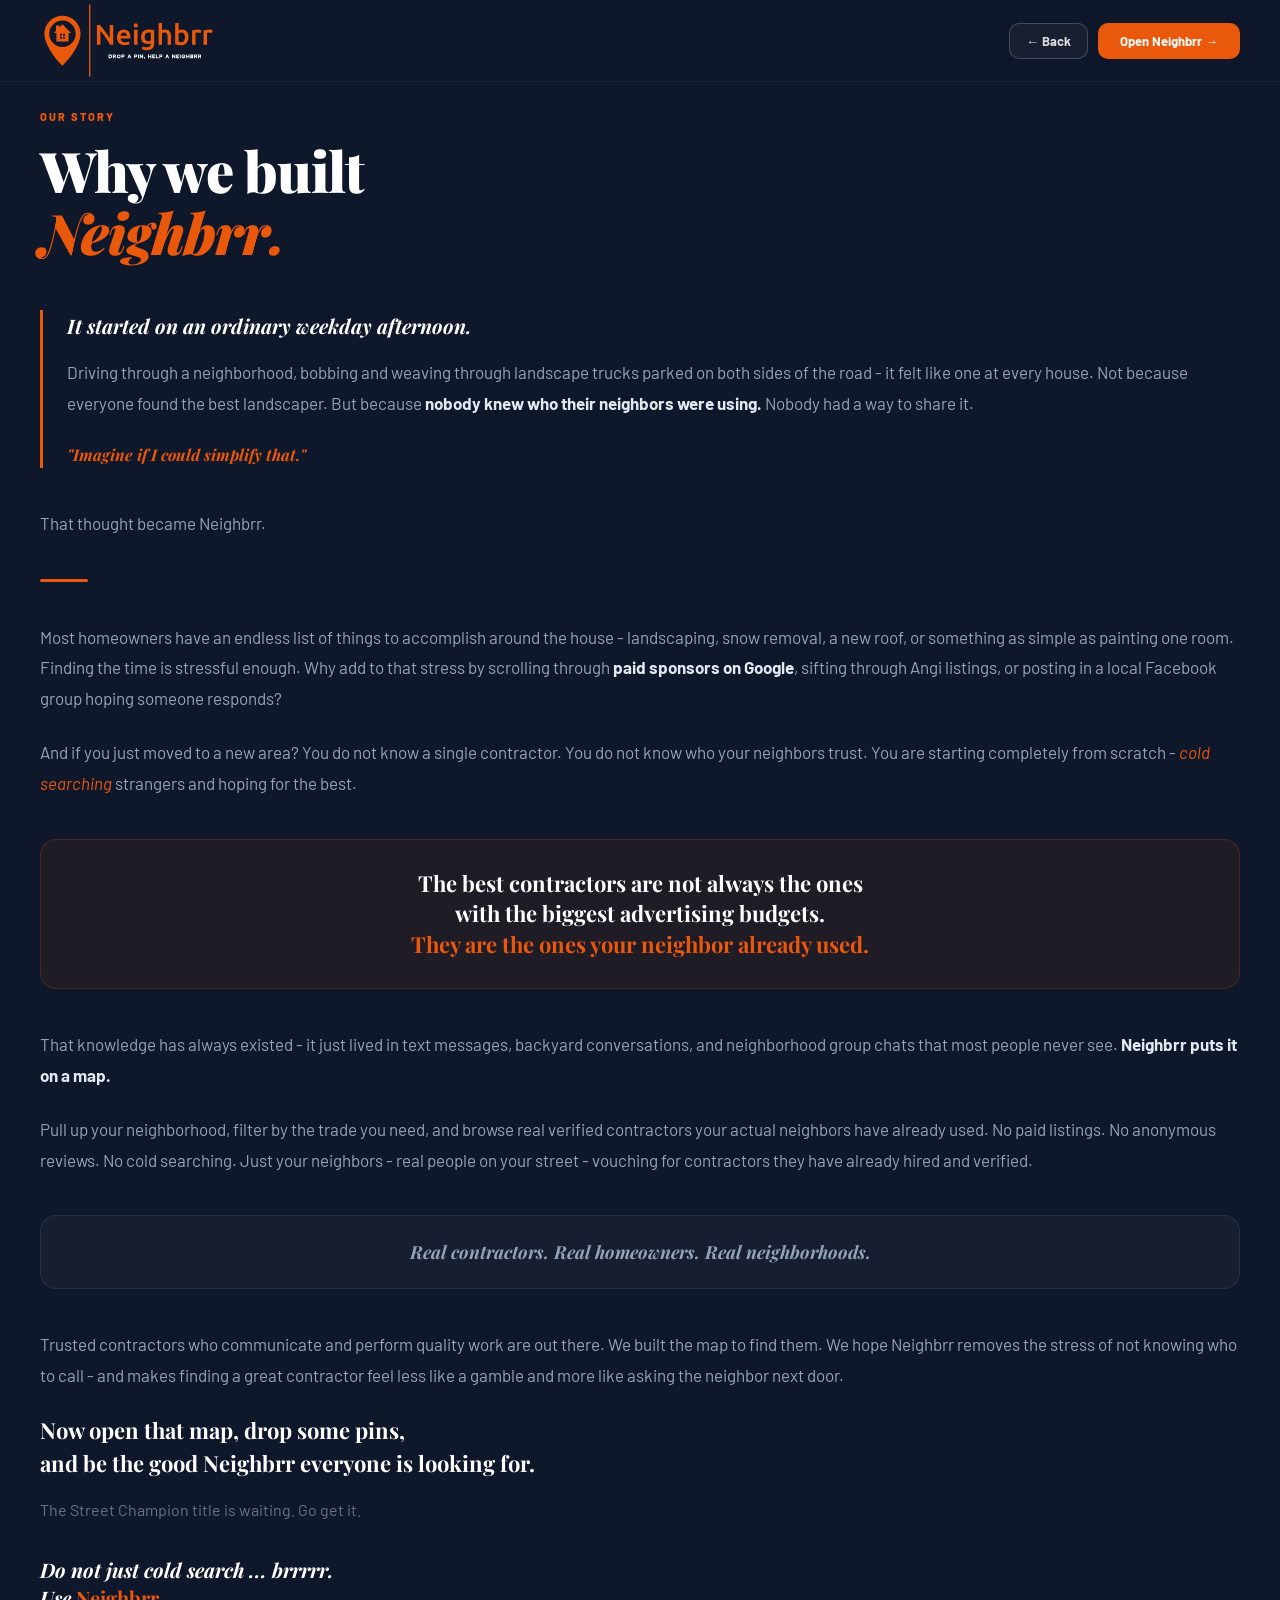
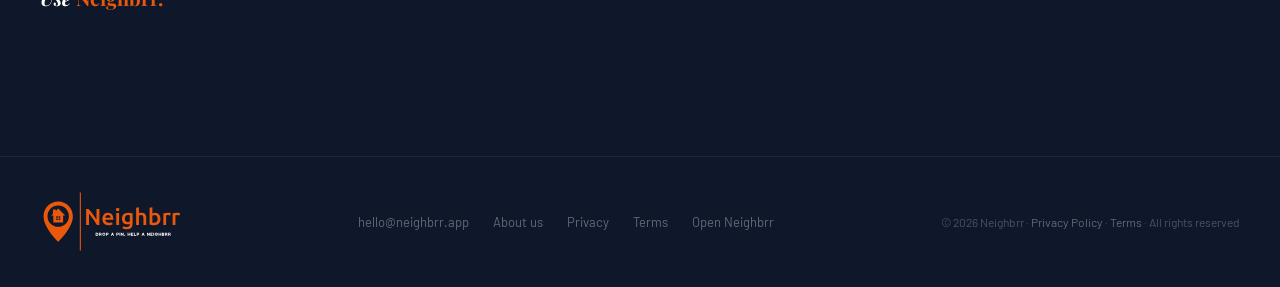
<file: about-us.html>
<!doctype html>
<html lang="en">
<head>
<meta charset="UTF-8" />
<meta name="viewport" content="width=device-width, initial-scale=1.0" />
<title>About Us - Neighbrr</title>
<meta name="description" content="Why we built Neighbrr and the story behind helping neighbors find trusted local contractors." />
<link rel="preconnect" href="https://fonts.googleapis.com" />
<link rel="preconnect" href="https://fonts.gstatic.com" crossorigin />
<link href="https://fonts.googleapis.com/css2?family=Playfair+Display:ital,wght@0,700;0,900;1,400;1,700&family=Barlow:wght@300;400;500;600;700;800&display=swap" rel="stylesheet" />
<style>
  :root {
    --bg: #0f172a;
    --text: #e2e8f0;
    --muted: #94a3b8;
    --accent: #ea580c;
    --accent-dark: #c2440a;
    --line: rgba(255, 255, 255, 0.08);
  }

  * {
    box-sizing: border-box;
    margin: 0;
    padding: 0;
  }

  body {
    font-family: 'Barlow', sans-serif;
    background: var(--bg);
    color: var(--text);
    min-height: 100vh;
    margin: 0;
  }

  nav {
    position: fixed;
    top: 0;
    left: 0;
    right: 0;
    z-index: 100;
    padding: 0 40px;
    height: 82px;
    display: flex;
    align-items: center;
    justify-content: space-between;
    background: rgba(15, 23, 42, 0.85);
    backdrop-filter: blur(20px);
    border-bottom: 1px solid rgba(255,255,255,0.06);
  }

  .nav-logo {
    display: flex;
    align-items: center;
    text-decoration: none;
  }

  .nav-cta {
    background: var(--accent);
    color: white;
    border: none;
    border-radius: 10px;
    padding: 10px 22px;
    font-size: 13px;
    font-weight: 700;
    font-family: 'Barlow', sans-serif;
    text-decoration: none;
    display: inline-block;
    transition: all 0.2s;
  }

  .nav-cta:hover {
    background: var(--accent-dark);
    transform: translateY(-1px);
  }

  .nav-actions {
    display: flex;
    align-items: center;
    gap: 10px;
  }

  .nav-back {
    border: 1px solid rgba(255,255,255,0.2);
    color: rgba(255,255,255,0.85);
    border-radius: 10px;
    padding: 9px 16px;
    font-size: 13px;
    font-weight: 700;
    font-family: 'Barlow', sans-serif;
    text-decoration: none;
    display: inline-block;
    transition: all 0.2s;
    background: rgba(255,255,255,0.04);
  }

  .nav-back:hover {
    border-color: rgba(234,88,12,0.45);
    background: rgba(234,88,12,0.12);
    color: #fff;
    transform: translateY(-1px);
  }

  a {
    color: inherit;
    text-decoration: none;
  }

  ::-webkit-scrollbar { width: 5px; }
  ::-webkit-scrollbar-thumb { background: var(--accent); border-radius: 3px; }

  @keyframes fadeUp {
    from { opacity: 0; transform: translateY(16px); }
    to { opacity: 1; transform: translateY(0); }
  }

  .fade { animation: fadeUp 0.7s ease forwards; }
  .fade-1 { animation: fadeUp 0.7s ease 0.1s forwards; opacity: 0; }
  .fade-2 { animation: fadeUp 0.7s ease 0.2s forwards; opacity: 0; }
  .fade-3 { animation: fadeUp 0.7s ease 0.35s forwards; opacity: 0; }
  .fade-4 { animation: fadeUp 0.7s ease 0.5s forwards; opacity: 0; }
  .fade-5 { animation: fadeUp 0.7s ease 0.65s forwards; opacity: 0; }
  .fade-6 { animation: fadeUp 0.7s ease 0.8s forwards; opacity: 0; }

  .wrap {
    max-width: 1400px;
    width: min(1400px, calc(100% - 80px));
    margin: 0 auto;
    padding: 110px 0 80px;
  }

  .tag {
    font-size: 11px;
    font-weight: 800;
    color: var(--accent);
    text-transform: uppercase;
    letter-spacing: 2px;
    margin-bottom: 16px;
  }

  h1 {
    font-family: 'Playfair Display', serif;
    font-size: clamp(36px, 6vw, 56px);
    font-weight: 900;
    color: #fff;
    line-height: 1.1;
    letter-spacing: -1px;
    margin-bottom: 48px;
  }

  h1 span {
    color: var(--accent);
    font-style: italic;
  }

  .story {
    border-left: 3px solid var(--accent);
    padding-left: 24px;
    margin-bottom: 40px;
  }

  .story-lead {
    font-family: 'Playfair Display', serif;
    font-size: 20px;
    font-weight: 700;
    color: #fff;
    line-height: 1.55;
    margin-bottom: 16px;
    font-style: italic;
  }

  p {
    font-size: 17px;
    color: var(--muted);
    line-height: 1.8;
    margin-bottom: 24px;
  }

  strong { color: var(--text); }

  .quote-trigger {
    font-size: 16px;
    color: var(--accent);
    font-weight: 700;
    font-style: italic;
    line-height: 1.6;
    font-family: 'Playfair Display', serif;
    margin-bottom: 0;
  }

  .divider {
    width: 48px;
    height: 3px;
    background: var(--accent);
    border-radius: 2px;
    margin: 40px 0;
  }

  .pull-1 {
    background: rgba(234, 88, 12, 0.08);
    border: 1px solid rgba(234, 88, 12, 0.2);
    border-radius: 16px;
    padding: 28px 32px;
    margin: 40px 0;
    text-align: center;
  }

  .pull-1 div {
    font-family: 'Playfair Display', serif;
    font-size: 22px;
    font-weight: 700;
    color: #fff;
    line-height: 1.4;
  }

  .pull-1 span { color: var(--accent); }

  .pull-2 {
    background: rgba(255, 255, 255, 0.03);
    border: 1px solid rgba(255, 255, 255, 0.08);
    border-radius: 16px;
    padding: 24px 32px;
    margin: 40px 0;
    text-align: center;
  }

  .pull-2 div {
    font-family: 'Playfair Display', serif;
    font-size: 18px;
    font-weight: 700;
    color: var(--muted);
    font-style: italic;
  }

  .closing-title {
    font-family: 'Playfair Display', serif;
    font-size: 22px;
    font-weight: 700;
    color: #fff;
    line-height: 1.5;
    margin-bottom: 16px;
  }

  .closing-note {
    font-size: 16px;
    color: #64748b;
    line-height: 1.7;
    margin-bottom: 32px;
  }

  .closing-brand {
    font-family: 'Playfair Display', serif;
    font-size: 20px;
    font-weight: 700;
    color: #fff;
    font-style: italic;
    line-height: 1.4;
  }

  .closing-brand span {
    color: var(--accent);
    font-style: normal;
  }

  footer {
    margin-top: 64px;
    padding: 32px 40px;
    border-top: 1px solid rgba(255, 255, 255, 0.06);
    display: flex;
    align-items: center;
    justify-content: space-between;
    flex-wrap: wrap;
    gap: 16px;
  }

  .footer-logo {
    display: flex;
    align-items: center;
    gap: 10px;
  }

  .footer-links {
    display: flex;
    gap: 24px;
  }

  .footer-link {
    font-size: 13px;
    color: rgba(255,255,255,0.35);
    text-decoration: none;
    transition: color 0.2s;
  }

  .footer-link:hover { color: var(--accent); }

  .footer-right {
    font-size: 12px;
    color: rgba(255,255,255,0.25);
  }

  @media (max-width: 640px) {
    nav {
      padding: 0 20px;
    }

    .nav-actions {
      gap: 8px;
    }

    .nav-back,
    .nav-cta {
      padding: 9px 12px;
      font-size: 12px;
    }

    .wrap {
      width: calc(100% - 40px);
      padding: 94px 0 56px;
    }

    .pull-1 div { font-size: 20px; }

    footer {
      flex-direction: column;
      align-items: flex-start;
    }

    .footer-links {
      flex-wrap: wrap;
      gap: 16px;
    }
  }
</style>
<link rel="stylesheet" href="assets/logo.css">
</head>
<body>
  <nav>
    <a class="nav-logo" href="index.html">
      <img src="assets/neighbrr-logo.svg" alt="Neighbrr" class="site-logo site-logo-nav">
    </a>
    <div class="nav-actions">
      <a href="index.html#top" class="nav-back">← Back</a>
      <a href="https://neighbrr.app/" class="nav-cta">Open Neighbrr →</a>
    </div>
  </nav>

  <div class="wrap">

    <div class="tag fade-1">Our Story</div>

    <h1 class="fade-2">
      Why we built<br />
      <span>Neighbrr.</span>
    </h1>

    <div class="story fade-3">
      <div class="story-lead">It started on an ordinary weekday afternoon.</div>
      <p>
        Driving through a neighborhood, bobbing and weaving through landscape trucks parked on both sides of the road - it felt like one at every house. Not because everyone found the best landscaper. But because
        <strong> nobody knew who their neighbors were using.</strong>
        Nobody had a way to share it.
      </p>
      <p class="quote-trigger">"Imagine if I could simplify that."</p>
    </div>

    <p class="fade-3">That thought became Neighbrr.</p>

    <div class="divider fade-3"></div>

    <p class="fade-4">
      Most homeowners have an endless list of things to accomplish around the house - landscaping, snow removal, a new roof, or something as simple as painting one room. Finding the time is stressful enough. Why add to that stress by scrolling through
      <strong> paid sponsors on Google</strong>, sifting through Angi listings, or posting in a local Facebook group hoping someone responds?
    </p>

    <p class="fade-4">
      And if you just moved to a new area? You do not know a single contractor. You do not know who your neighbors trust. You are starting completely from scratch -
      <span style="color: #ea580c; font-style: italic;"> cold searching</span>
      strangers and hoping for the best.
    </p>

    <div class="pull-1 fade-4">
      <div>
        The best contractors are not always the ones<br />
        with the biggest advertising budgets.<br />
        <span>They are the ones your neighbor already used.</span>
      </div>
    </div>

    <p class="fade-5">
      That knowledge has always existed - it just lived in text messages, backyard conversations, and neighborhood group chats that most people never see.
      <strong> Neighbrr puts it on a map.</strong>
    </p>

    <p class="fade-5">
      Pull up your neighborhood, filter by the trade you need, and browse real verified contractors your actual neighbors have already used. No paid listings. No anonymous reviews. No cold searching. Just your neighbors - real people on your street - vouching for contractors they have already hired and verified.
    </p>

    <div class="pull-2 fade-5">
      <div>Real contractors. Real homeowners. Real neighborhoods.</div>
    </div>

    <div class="fade-6">
      <p>
        Trusted contractors who communicate and perform quality work are out there. We built the map to find them. We hope Neighbrr removes the stress of not knowing who to call - and makes finding a great contractor feel less like a gamble and more like asking the neighbor next door.
      </p>

      <div class="closing-title">
        Now open that map, drop some pins,<br />
        and be the good Neighbrr everyone is looking for.
      </div>

      <div class="closing-note">The Street Champion title is waiting. Go get it.</div>

      <div class="closing-brand">
        Do not just cold search ... brrrrr.<br />
        Use <span>Neighbrr.</span>
      </div>
    </div>

  </div>

  <footer>
    <div class="footer-logo">
        <img src="assets/neighbrr-logo.svg" alt="Neighbrr" class="site-logo site-logo-footer">
    </div>
    <div class="footer-links">
      <a href="mailto:hello@neighbrr.app" class="footer-link">hello@neighbrr.app</a>
      <a href="about-us.html" class="footer-link">About us</a>
      <a href="privacy-policy.html" class="footer-link">Privacy</a>
      <a href="terms.html" class="footer-link">Terms</a>
      <a href="https://neighbrr.app/" class="footer-link">Open Neighbrr</a>
    </div>
    <div class="footer-right">© 2026 Neighbrr · <a href="privacy-policy.html" style="color:rgba(255,255,255,.35);text-decoration:none;">Privacy Policy</a> · <a href="terms.html" style="color:rgba(255,255,255,.35);text-decoration:none;">Terms</a> · All rights reserved</div>
  </footer>
</body>
</html>
</file>
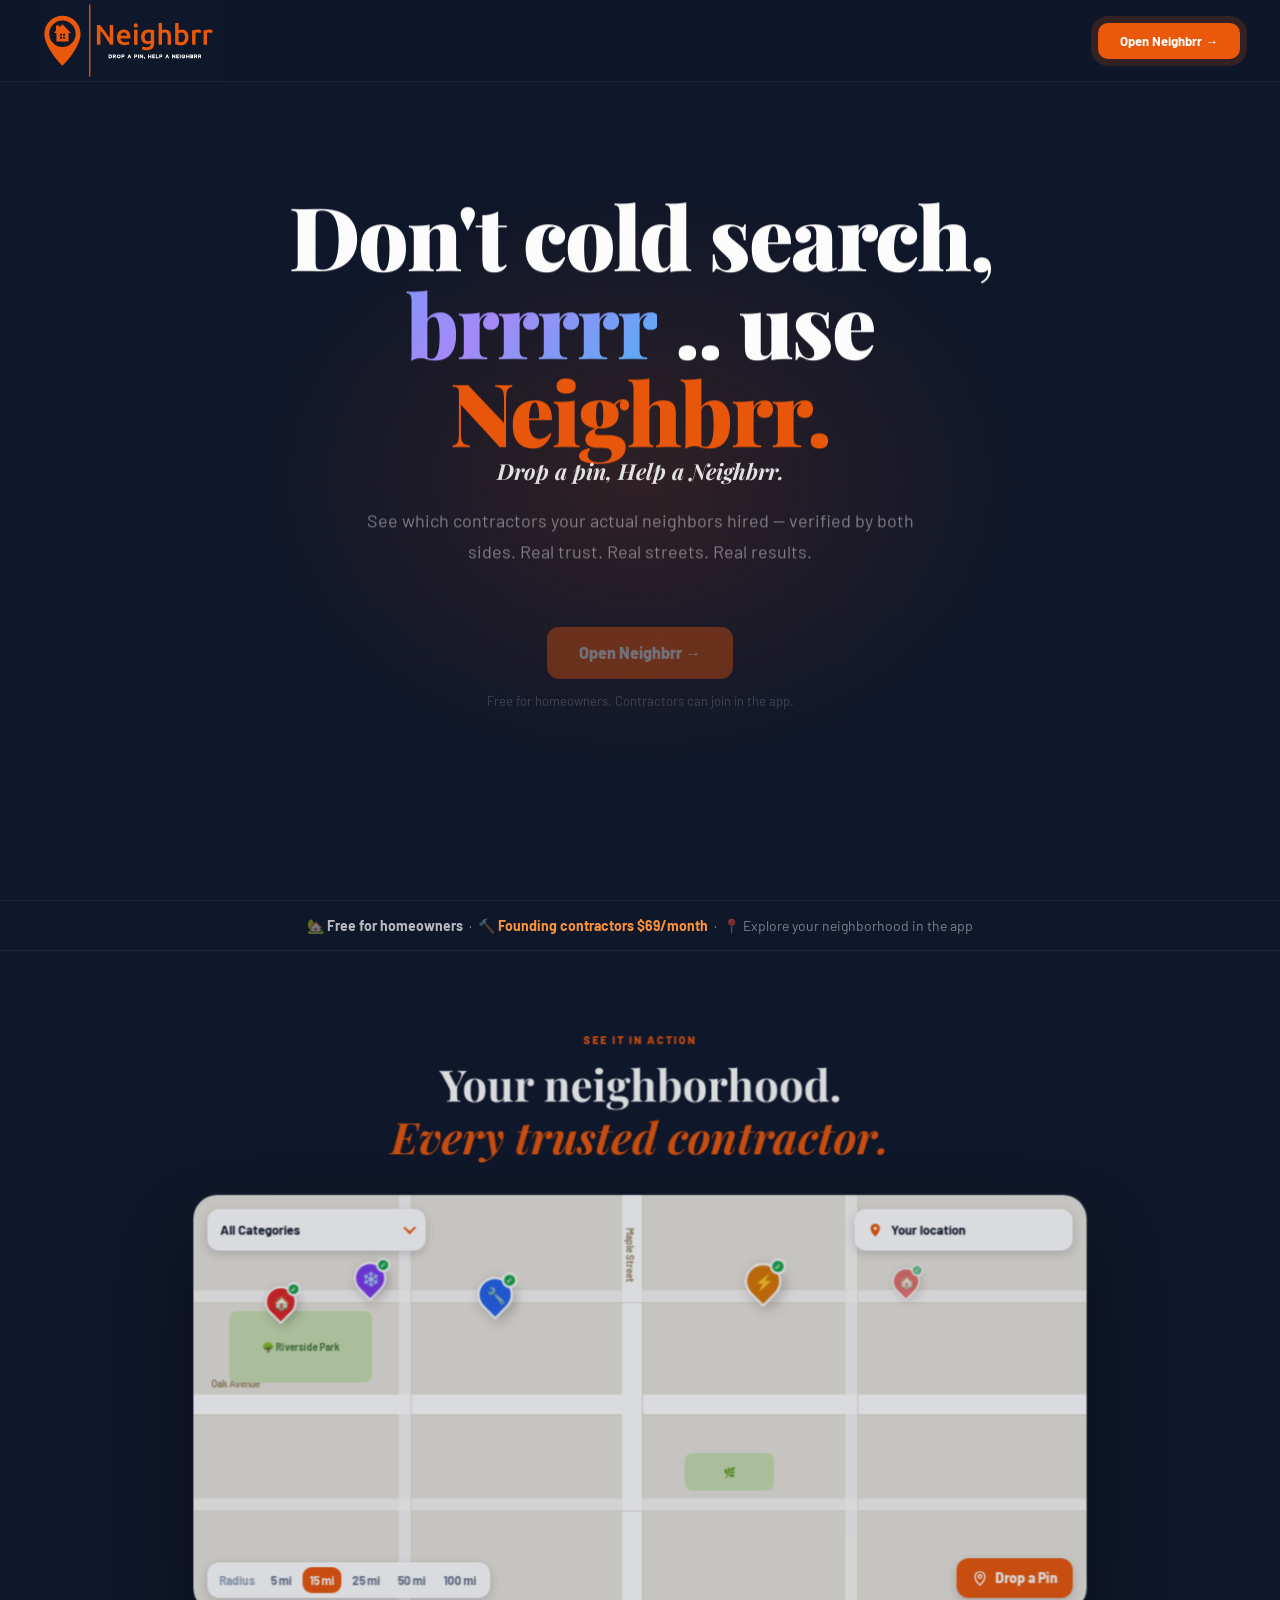
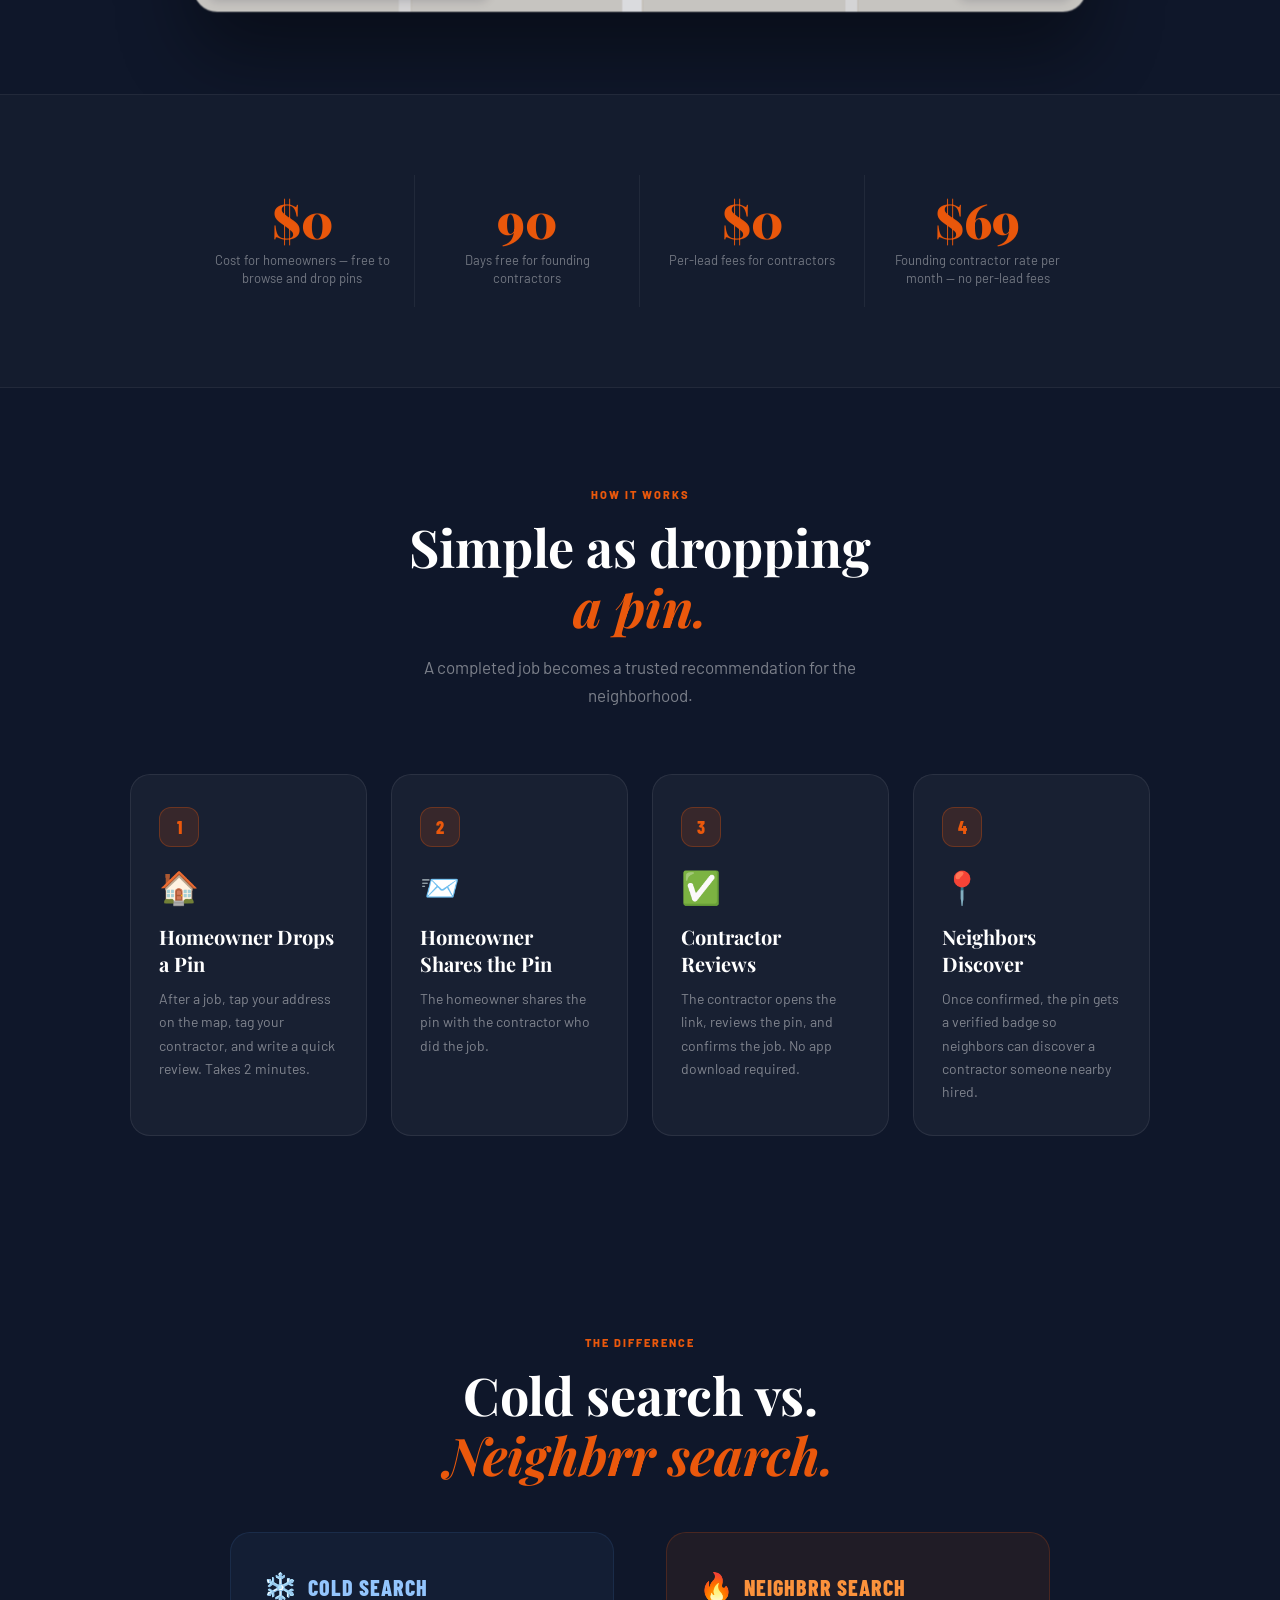
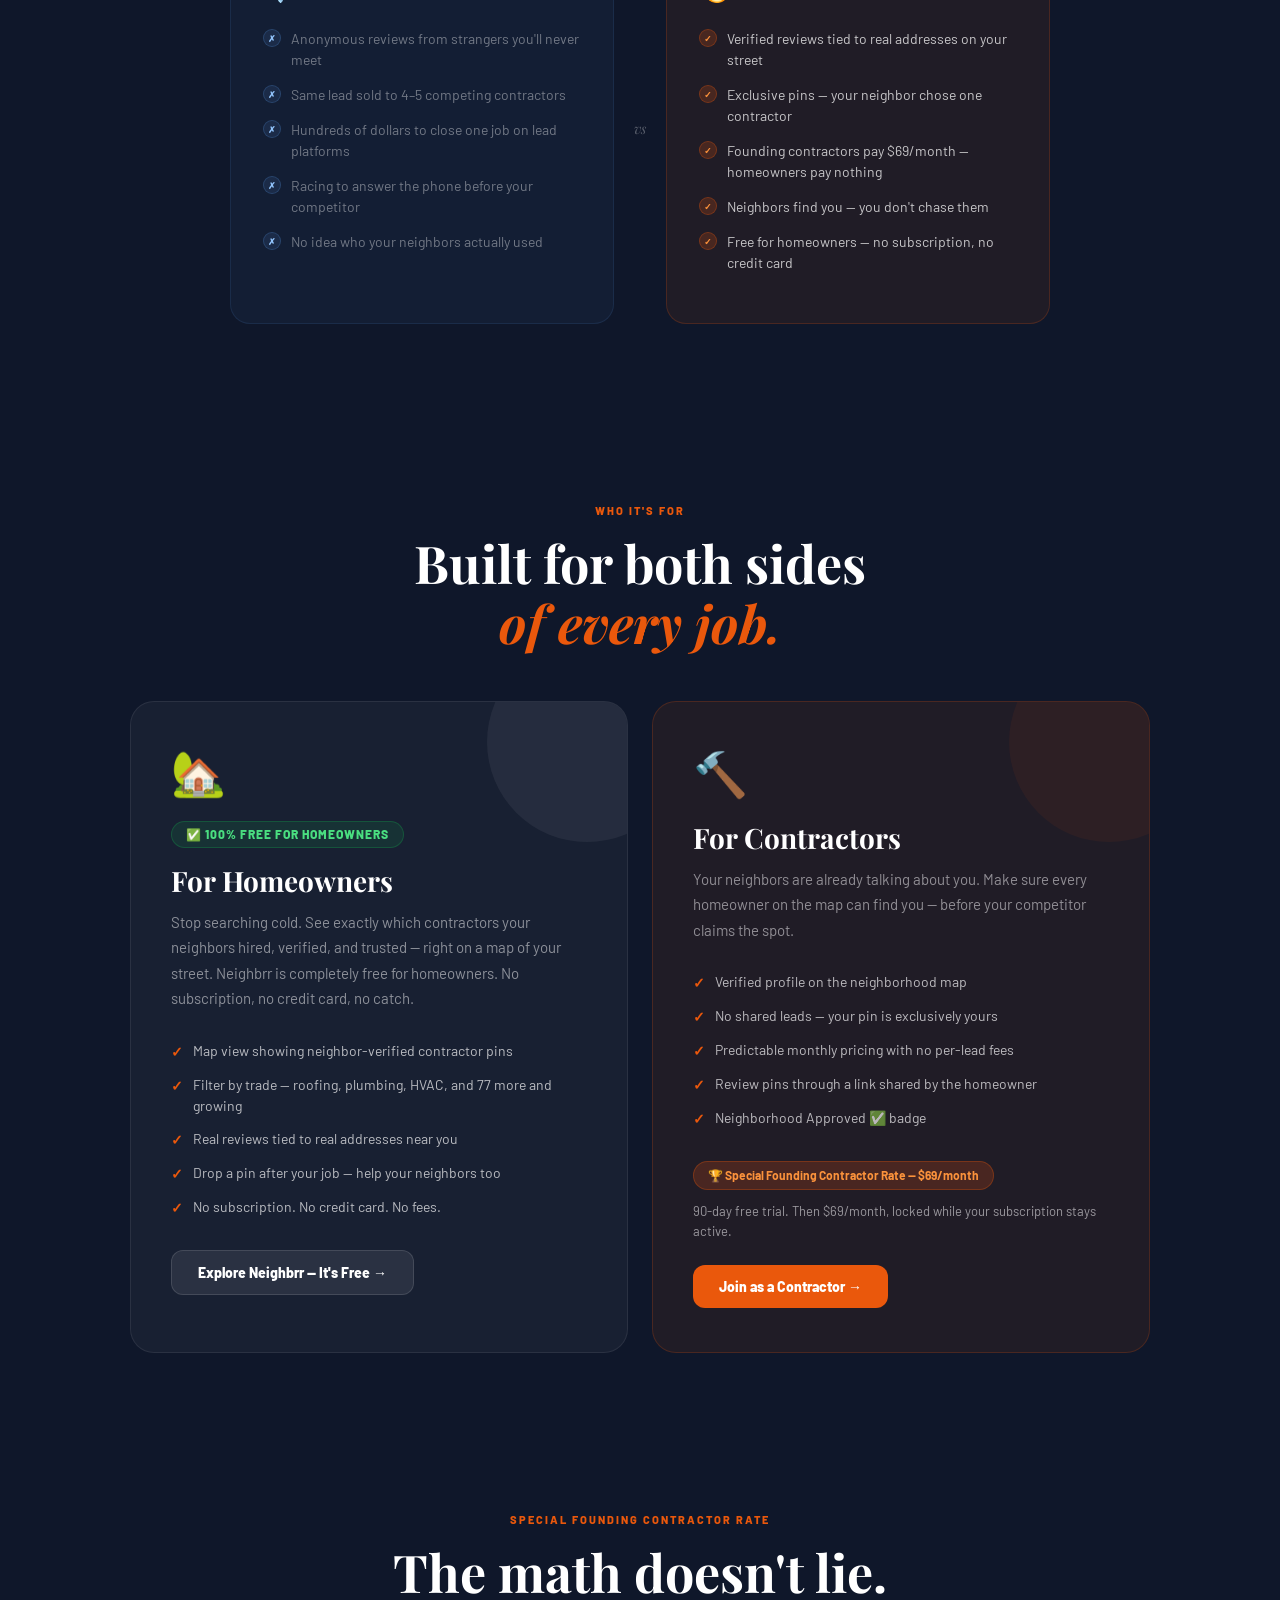
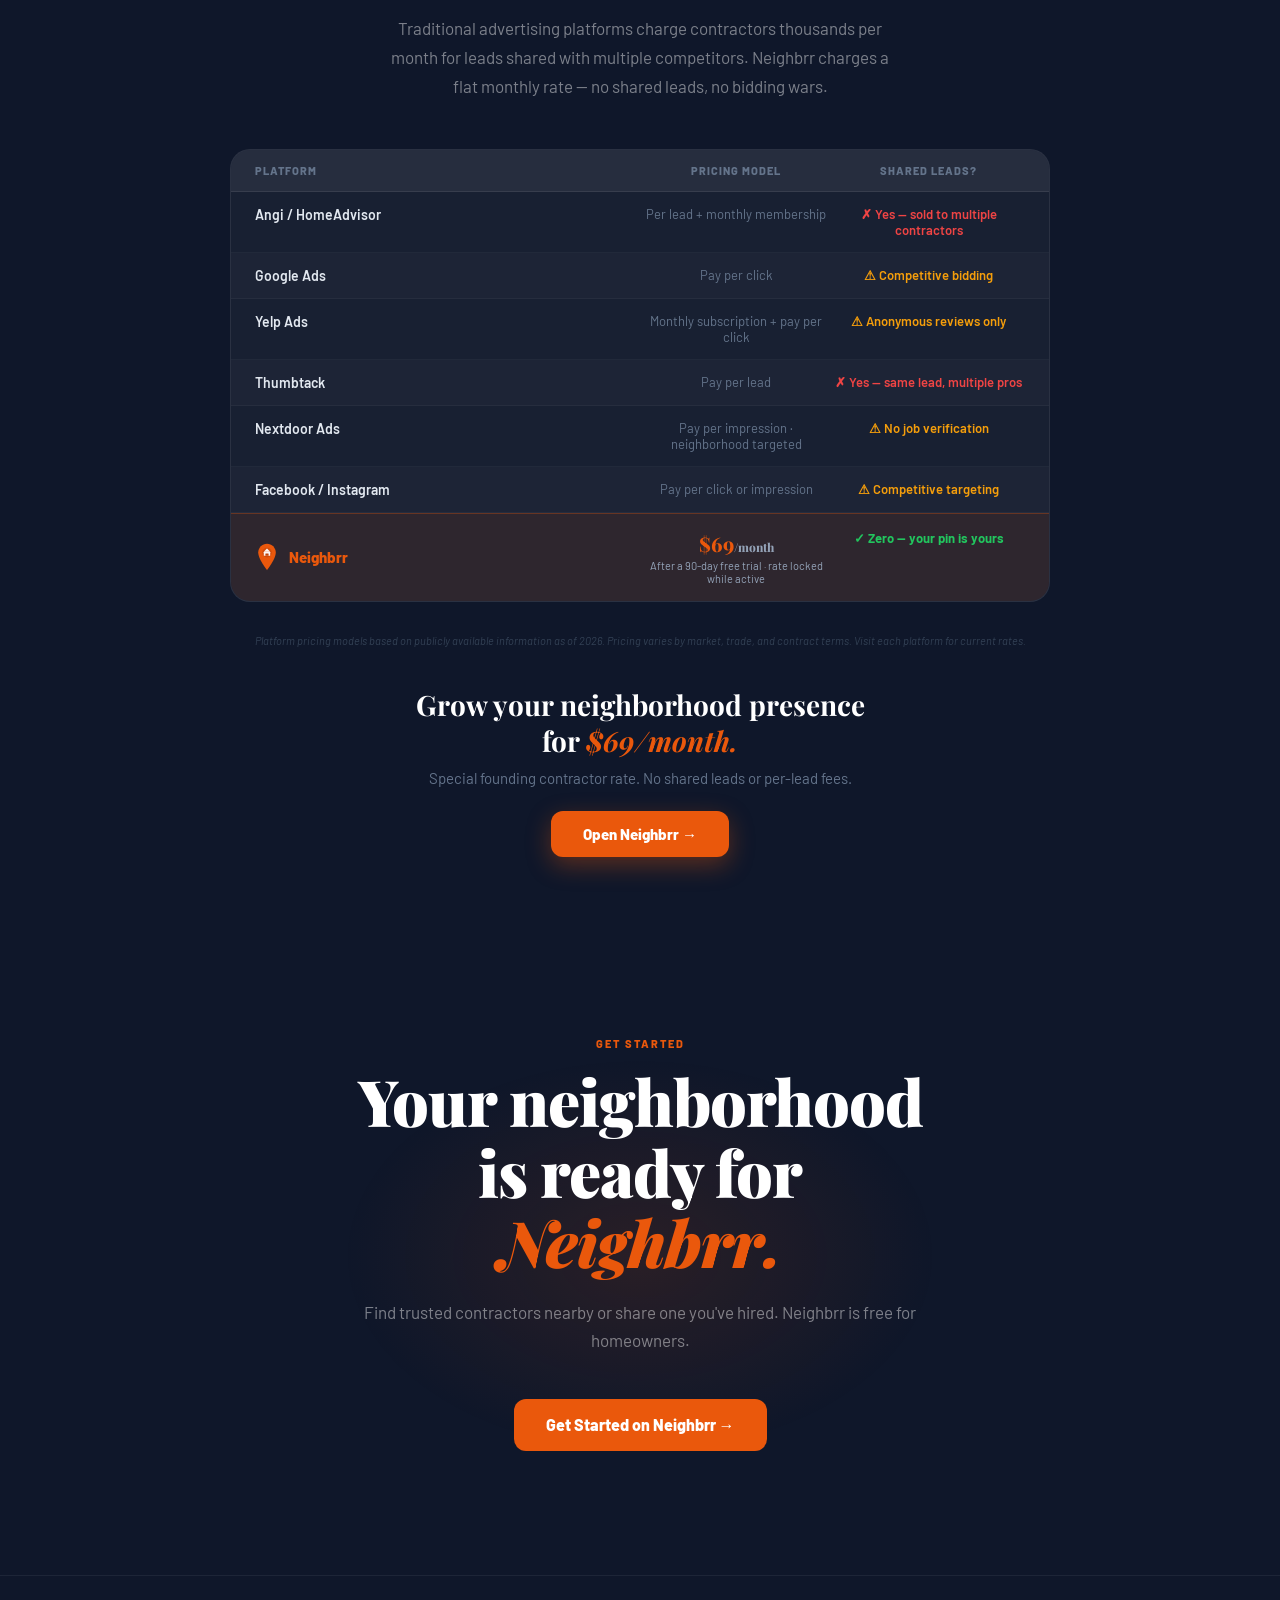
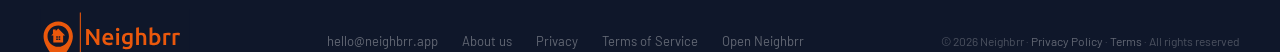
<file: indіex.html>
<!DOCTYPE html>
<html lang="en">
<head>
  <meta charset="UTF-8">
  <meta name="viewport" content="width=device-width, initial-scale=1.0">
  <meta http-equiv="refresh" content="0; url=index.html">
  <link rel="canonical" href="https://neighbrr.co/">
  <title>Neighbrr</title>
</head>
<body>
  <p><a href="index.html">Continue to Neighbrr</a></p>
</body>
</html>
</file>
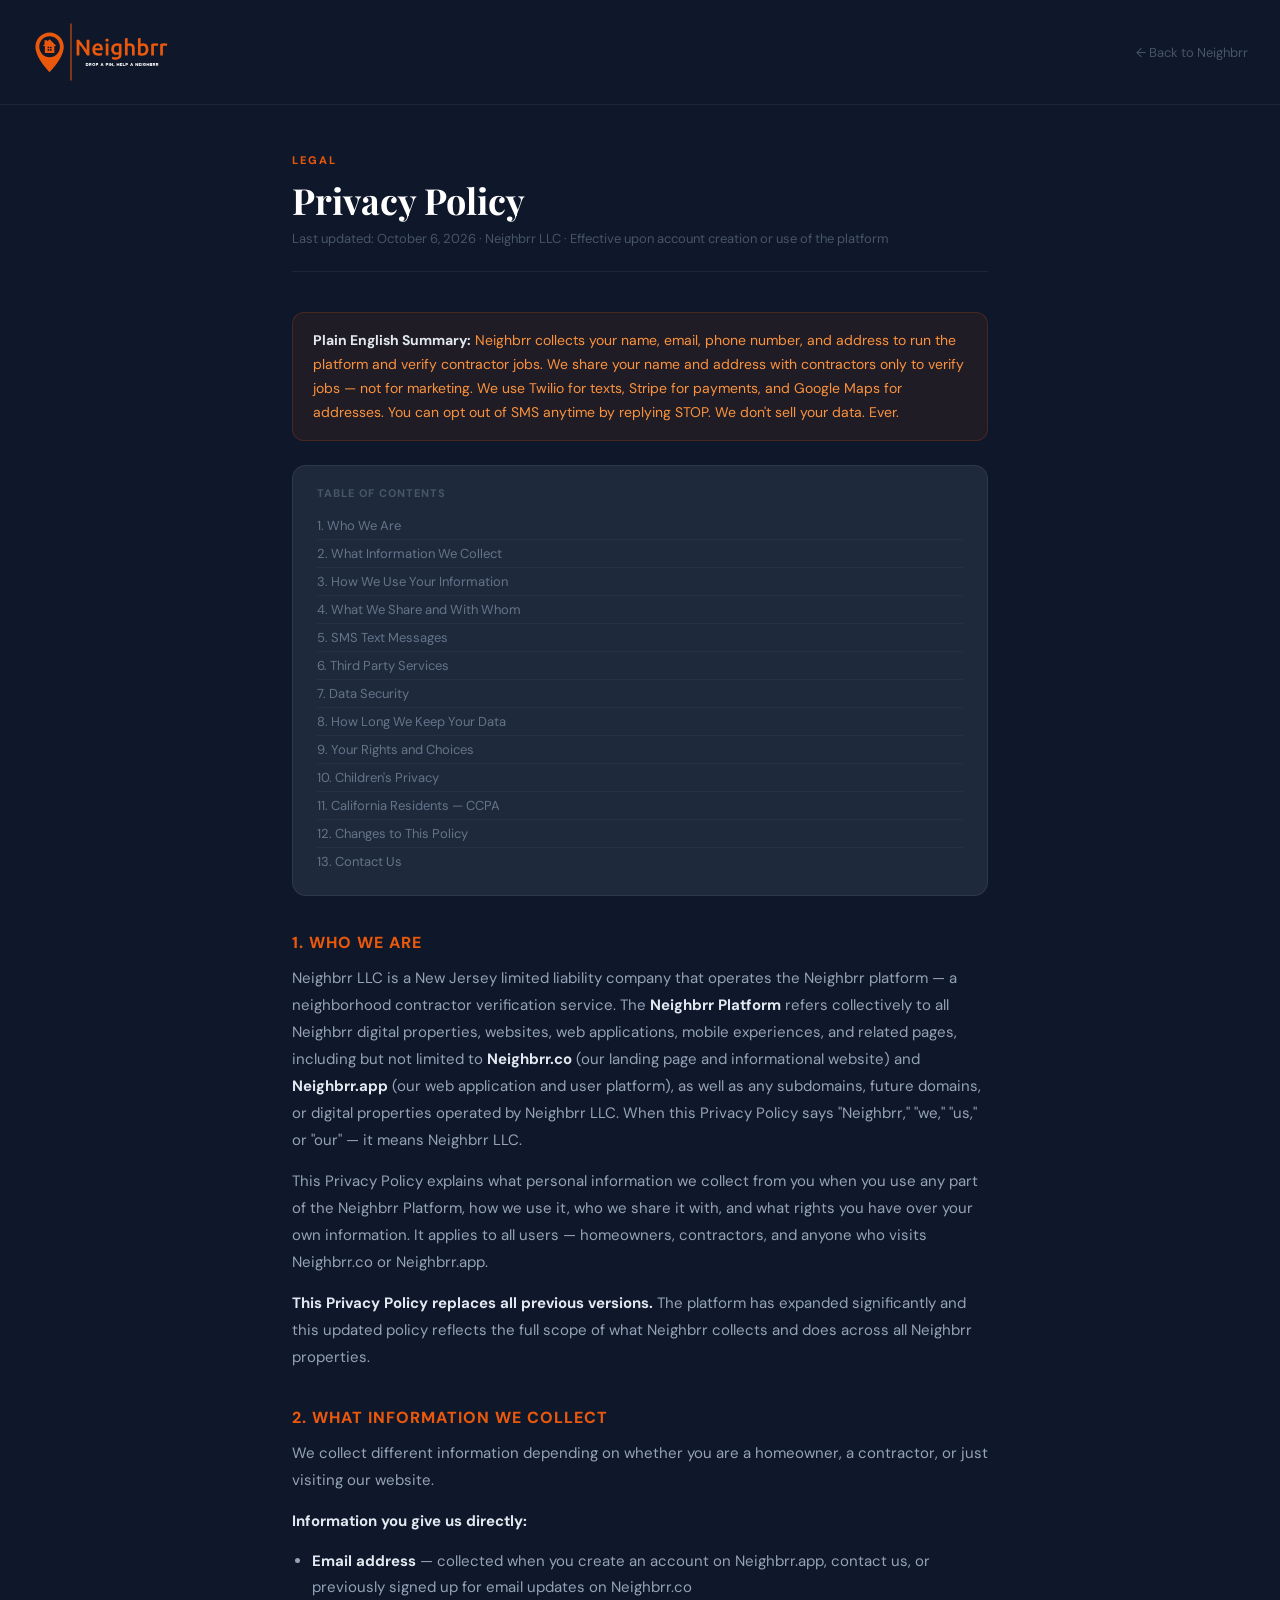
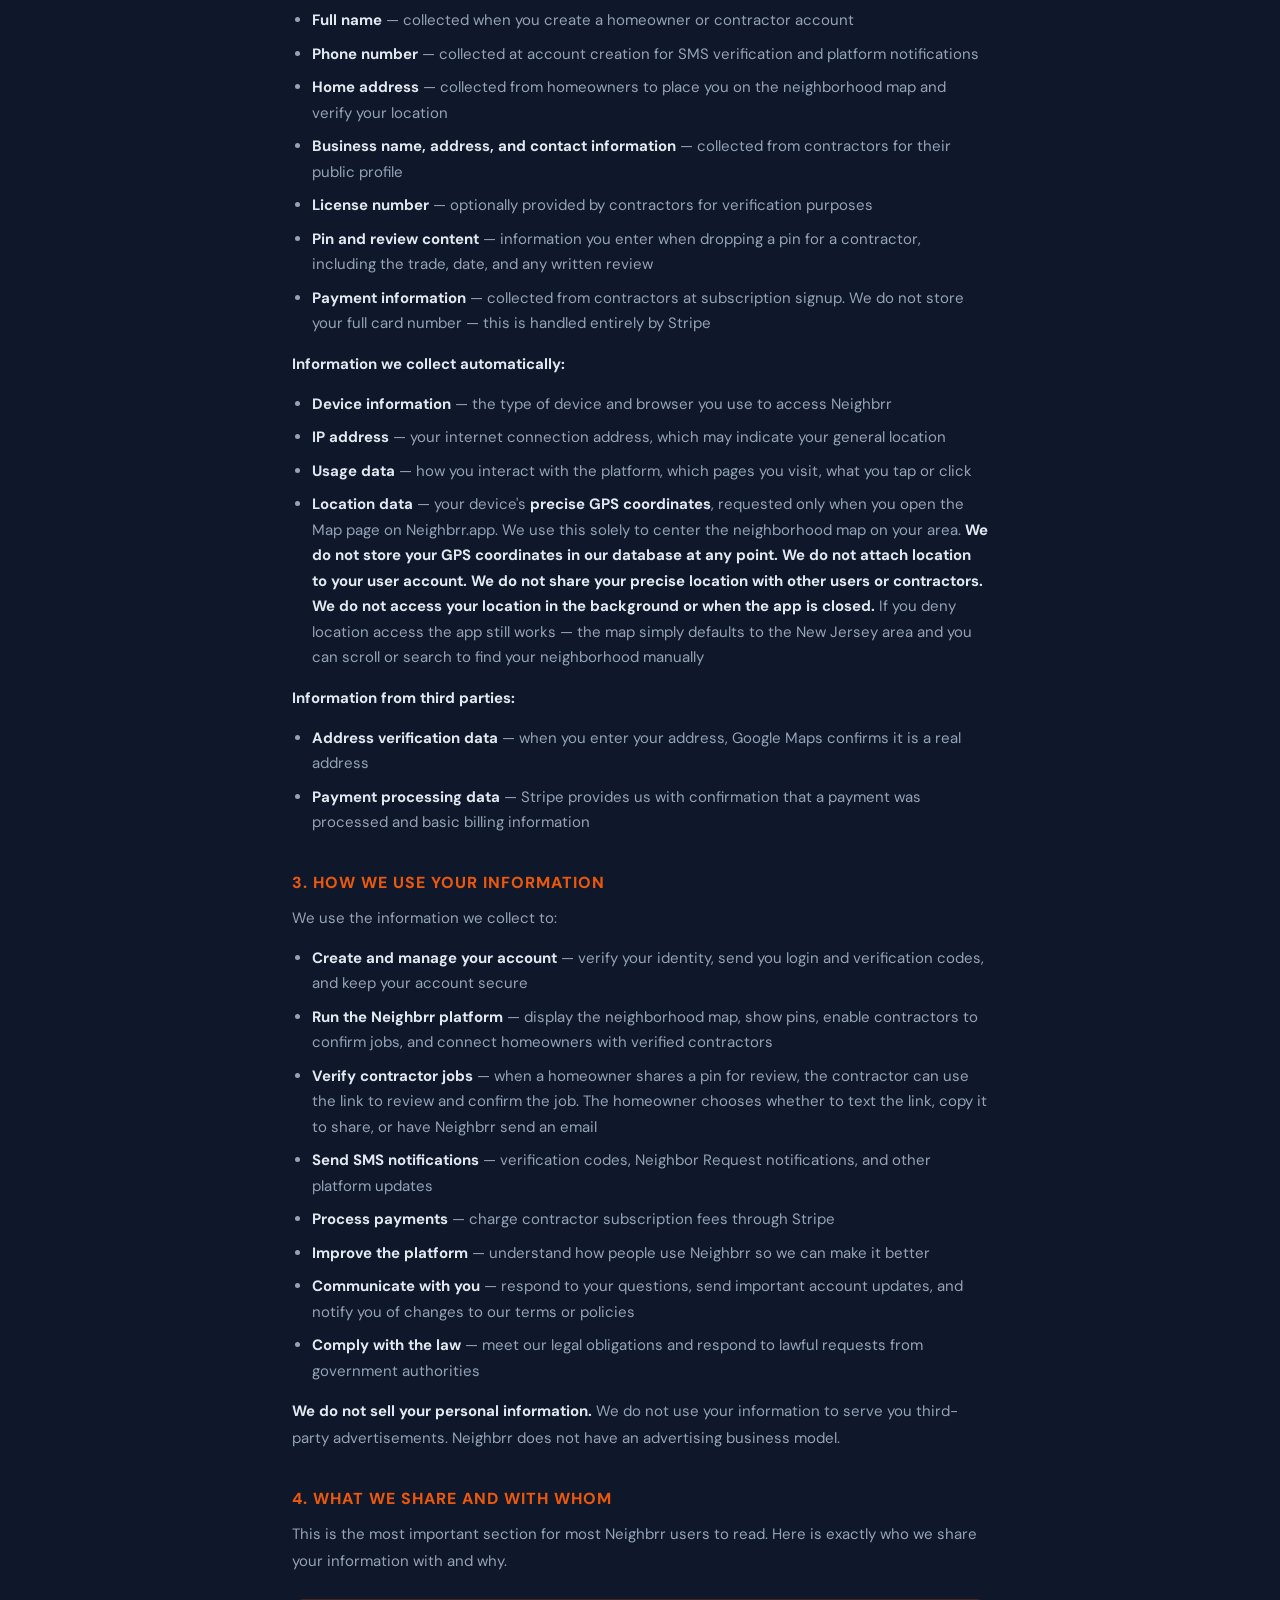
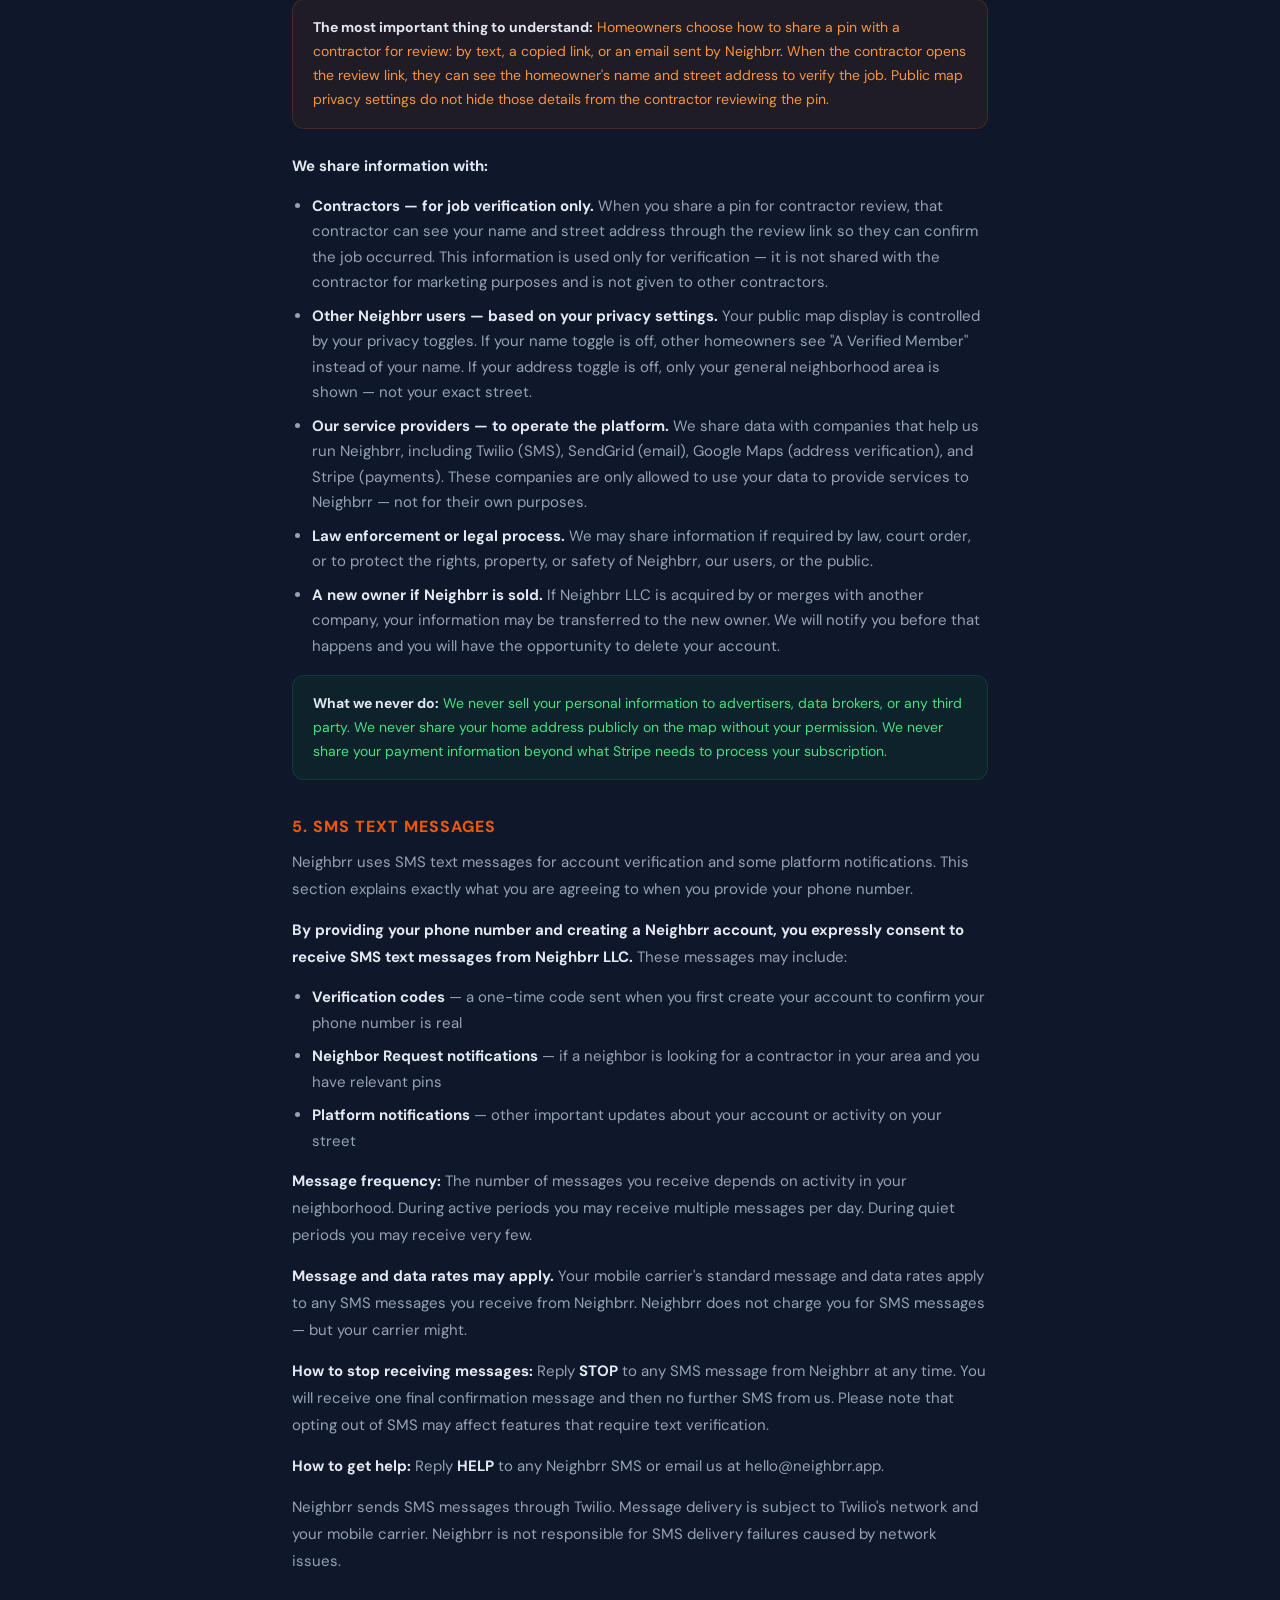
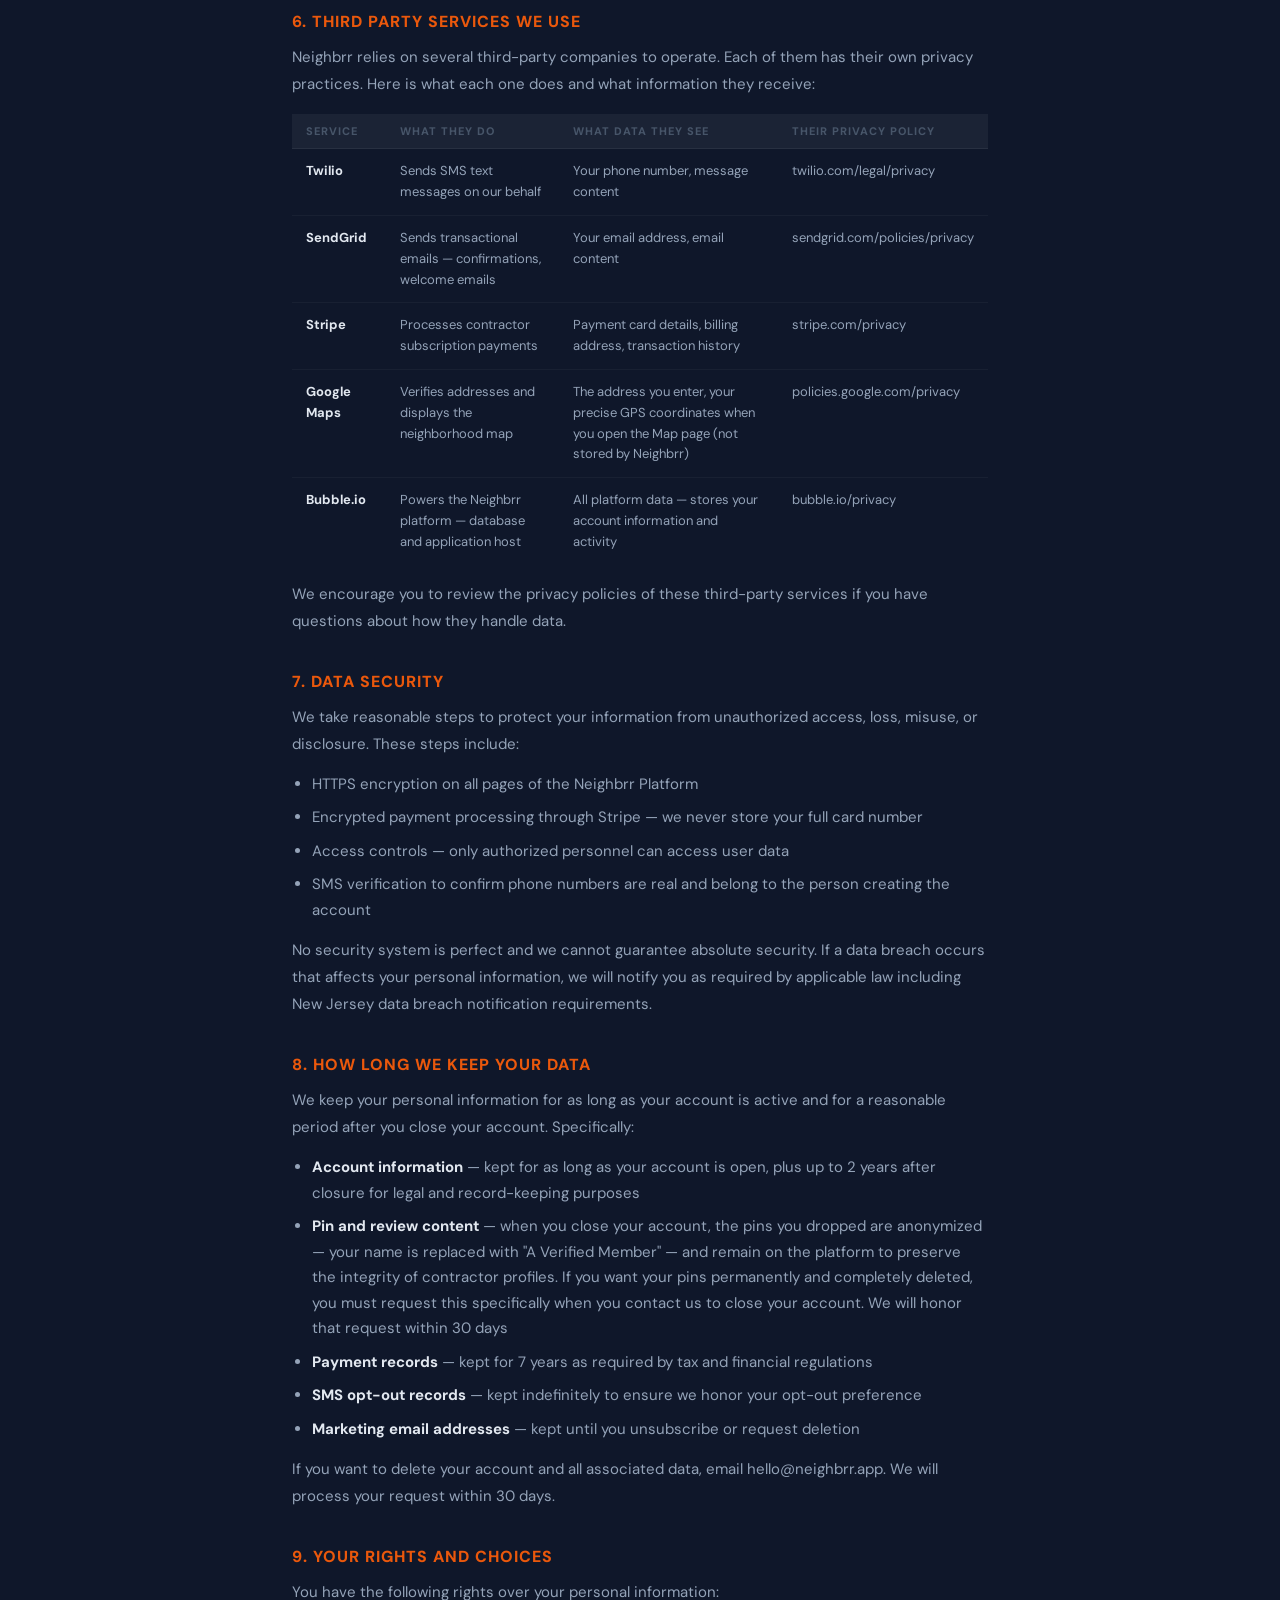
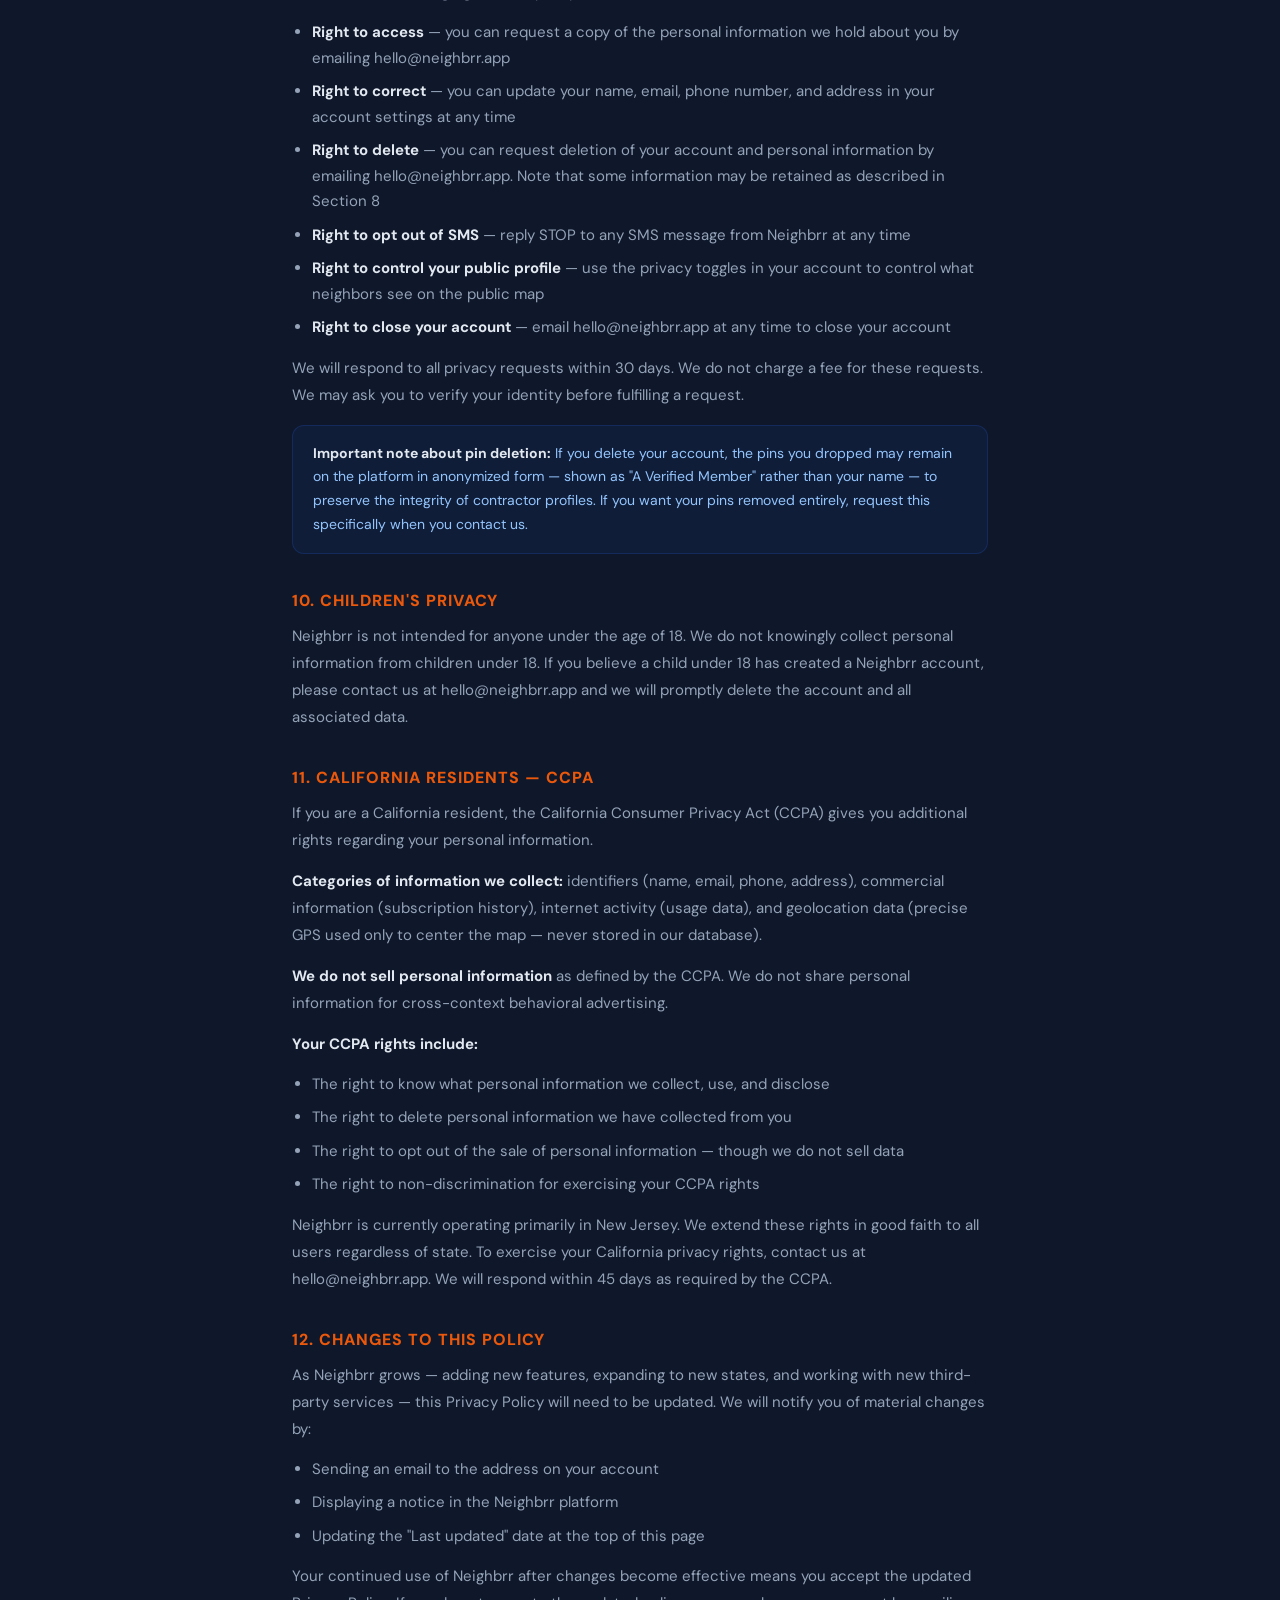
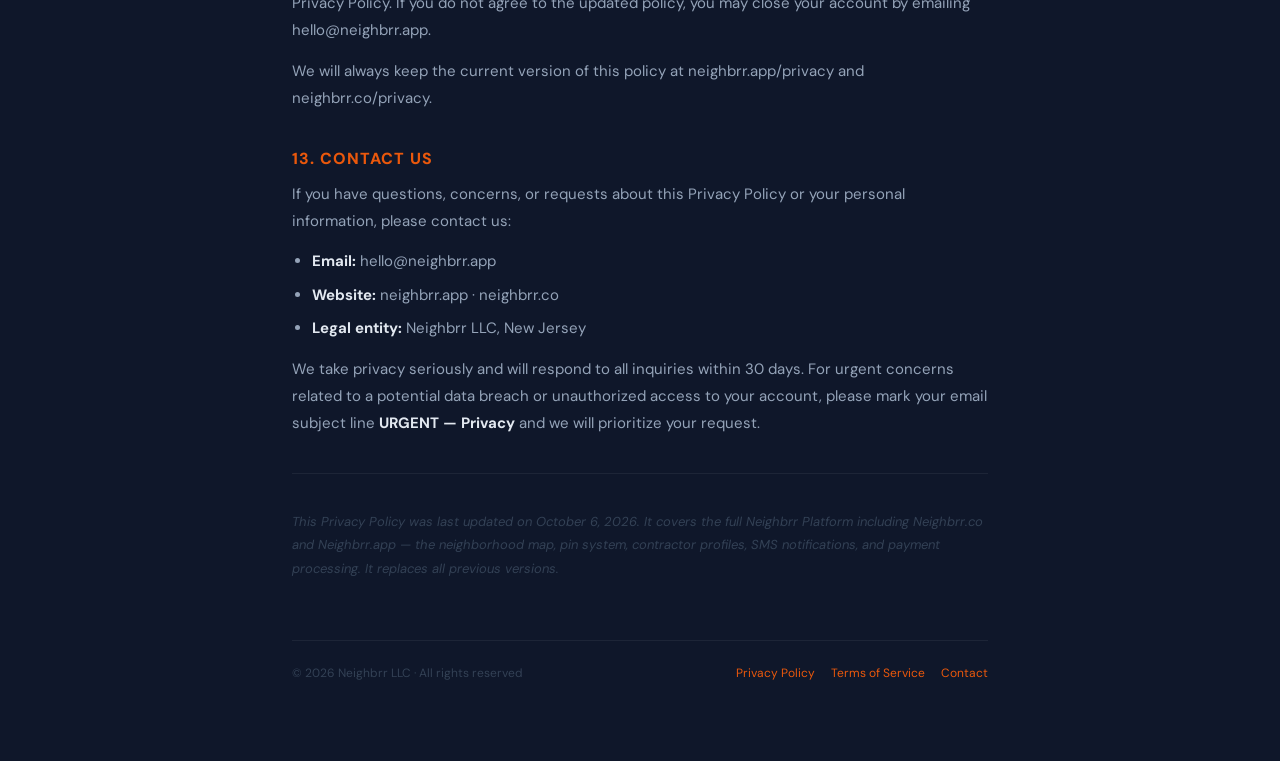
<file: privacy-policy.html>
<!DOCTYPE html>
<html lang="en">
<head>
<meta charset="UTF-8">
<meta name="viewport" content="width=device-width, initial-scale=1.0">
<title>Privacy Policy — Neighbrr</title>
<link href="https://fonts.googleapis.com/css2?family=Playfair+Display:wght@700&family=DM+Sans:wght@400;500;600;700&display=swap" rel="stylesheet">
<style>
  * { box-sizing: border-box; margin: 0; padding: 0; }
  body {
    font-family: 'DM Sans', sans-serif;
    background: #0f172a;
    color: #e2e8f0;
    min-height: 100vh;
  }
  .header {
    background: #0f172a;
    padding: 20px 32px;
    border-bottom: 1px solid rgba(255,255,255,.06);
    display: flex;
    align-items: center;
    justify-content: space-between;
    flex-wrap: wrap;
    gap: 12px;
  }
  .page {
    max-width: 760px;
    margin: 0 auto;
    padding: 48px 32px 80px;
  }
  .tag {
    font-size: 11px;
    font-weight: 800;
    color: #ea580c;
    text-transform: uppercase;
    letter-spacing: 2px;
    margin-bottom: 12px;
  }
  h1 {
    font-family: 'Playfair Display', serif;
    font-size: 36px;
    font-weight: 700;
    color: white;
    margin-bottom: 8px;
    line-height: 1.2;
  }
  .meta {
    font-size: 13px;
    color: #475569;
    margin-bottom: 40px;
    padding-bottom: 24px;
    border-bottom: 1px solid rgba(255,255,255,.06);
  }
  h2 {
    font-family: 'DM Sans', sans-serif;
    font-size: 16px;
    font-weight: 800;
    color: #ea580c;
    text-transform: uppercase;
    letter-spacing: 1px;
    margin: 36px 0 12px;
  }
  p {
    font-size: 15px;
    color: #94a3b8;
    line-height: 1.8;
    margin-bottom: 14px;
  }
  p strong { color: #e2e8f0; font-weight: 700; }
  ul {
    margin: 10px 0 14px 20px;
    display: flex;
    flex-direction: column;
    gap: 8px;
  }
  li {
    font-size: 15px;
    color: #94a3b8;
    line-height: 1.7;
  }
  li strong { color: #e2e8f0; }
  .highlight {
    background: rgba(234,88,12,.08);
    border: 1px solid rgba(234,88,12,.2);
    border-radius: 12px;
    padding: 16px 20px;
    margin: 24px 0;
  }
  .highlight p { color: #fb923c; margin: 0; font-size: 14px; line-height: 1.7; }
  .info-box {
    background: rgba(37,99,235,.08);
    border: 1px solid rgba(37,99,235,.2);
    border-radius: 12px;
    padding: 16px 20px;
    margin: 16px 0;
  }
  .info-box p { color: #93c5fd; margin: 0; font-size: 14px; line-height: 1.7; }
  .green-box {
    background: rgba(22,163,74,.08);
    border: 1px solid rgba(22,163,74,.2);
    border-radius: 12px;
    padding: 16px 20px;
    margin: 16px 0;
  }
  .green-box p { color: #4ade80; margin: 0; font-size: 14px; line-height: 1.7; }
  .divider {
    height: 1px;
    background: rgba(255,255,255,.06);
    margin: 36px 0;
  }
  .third-party-table {
    width: 100%;
    border-collapse: collapse;
    margin: 16px 0;
  }
  .third-party-table th {
    background: rgba(255,255,255,.05);
    padding: 10px 14px;
    text-align: left;
    font-size: 11px;
    font-weight: 800;
    color: #475569;
    text-transform: uppercase;
    letter-spacing: 1px;
    border-bottom: 1px solid rgba(255,255,255,.06);
  }
  .third-party-table td {
    padding: 12px 14px;
    font-size: 13px;
    color: #94a3b8;
    border-bottom: 1px solid rgba(255,255,255,.04);
    vertical-align: top;
    line-height: 1.6;
  }
  .third-party-table tr:last-child td { border-bottom: none; }
  .third-party-table td strong { color: #e2e8f0; }
  .footer {
    margin-top: 60px;
    padding-top: 24px;
    border-top: 1px solid rgba(255,255,255,.06);
    font-size: 12px;
    color: #334155;
    display: flex;
    justify-content: space-between;
    flex-wrap: wrap;
    gap: 8px;
  }
  a { color: #ea580c; text-decoration: none; }
  a:hover { text-decoration: underline; }
  .toc {
    background: #1e293b;
    border: 1px solid rgba(255,255,255,.07);
    border-radius: 14px;
    padding: 20px 24px;
    margin-bottom: 36px;
  }
  .toc-title {
    font-size: 11px;
    font-weight: 800;
    color: #475569;
    text-transform: uppercase;
    letter-spacing: 1px;
    margin-bottom: 12px;
  }
  .toc a {
    display: block;
    font-size: 13px;
    color: #64748b;
    padding: 5px 0;
    border-bottom: 1px solid rgba(255,255,255,.04);
    text-decoration: none;
    transition: color .15s;
  }
  .toc a:last-child { border-bottom: none; }
  .toc a:hover { color: #ea580c; }

  @media (max-width: 600px) {
    .page { padding: 32px 20px 60px; }
    h1 { font-size: 28px; }
    .header { padding: 16px 20px; }
    .third-party-table { font-size: 12px; }
    .third-party-table td, .third-party-table th { padding: 8px 10px; }
  }
</style>
<link rel="stylesheet" href="assets/logo.css">
</head>
<body>

<!-- Header -->
<div class="header">
  <img src="assets/neighbrr-logo.svg" alt="Neighbrr" class="site-logo site-logo-legal">
  <a href="index.html" style="font-size:13px;color:#475569;">← Back to Neighbrr</a>
</div>

<div class="page">

  <div class="tag">Legal</div>
  <h1>Privacy Policy</h1>
  <div class="meta">
    Last updated: October 6, 2026 · Neighbrr LLC · Effective upon account creation or use of the platform
  </div>

  <div class="highlight">
    <p>
      <strong>Plain English Summary:</strong> Neighbrr collects your name, email, phone number, and address to run the platform and verify contractor jobs. We share your name and address with contractors only to verify jobs — not for marketing. We use Twilio for texts, Stripe for payments, and Google Maps for addresses. You can opt out of SMS anytime by replying STOP. We don't sell your data. Ever.
    </p>
  </div>

  <!-- Table of Contents -->
  <div class="toc">
    <div class="toc-title">Table of Contents</div>
    <a href="#who-we-are">1. Who We Are</a>
    <a href="#what-we-collect">2. What Information We Collect</a>
    <a href="#how-we-use">3. How We Use Your Information</a>
    <a href="#what-we-share">4. What We Share and With Whom</a>
    <a href="#sms">5. SMS Text Messages</a>
    <a href="#third-parties">6. Third Party Services</a>
    <a href="#data-security">7. Data Security</a>
    <a href="#retention">8. How Long We Keep Your Data</a>
    <a href="#your-rights">9. Your Rights and Choices</a>
    <a href="#children">10. Children's Privacy</a>
    <a href="#california">11. California Residents — CCPA</a>
    <a href="#changes">12. Changes to This Policy</a>
    <a href="#contact">13. Contact Us</a>
  </div>


  <!-- Section 1 -->
  <h2 id="who-we-are">1. Who We Are</h2>

  <p>
    Neighbrr LLC is a New Jersey limited liability company that operates the Neighbrr platform — a neighborhood contractor verification service. The <strong>Neighbrr Platform</strong> refers collectively to all Neighbrr digital properties, websites, web applications, mobile experiences, and related pages, including but not limited to <strong>Neighbrr.co</strong> (our landing page and informational website) and <strong>Neighbrr.app</strong> (our web application and user platform), as well as any subdomains, future domains, or digital properties operated by Neighbrr LLC. When this Privacy Policy says "Neighbrr," "we," "us," or "our" — it means Neighbrr LLC.
  </p>

  <p>
    This Privacy Policy explains what personal information we collect from you when you use any part of the Neighbrr Platform, how we use it, who we share it with, and what rights you have over your own information. It applies to all users — homeowners, contractors, and anyone who visits Neighbrr.co or Neighbrr.app.
  </p>

  <p>
    <strong>This Privacy Policy replaces all previous versions.</strong> The platform has expanded significantly and this updated policy reflects the full scope of what Neighbrr collects and does across all Neighbrr properties.
  </p>


  <!-- Section 2 -->
  <h2 id="what-we-collect">2. What Information We Collect</h2>

  <p>We collect different information depending on whether you are a homeowner, a contractor, or just visiting our website.</p>

  <p><strong>Information you give us directly:</strong></p>
  <ul>
    <li><strong>Email address</strong> — collected when you create an account on Neighbrr.app, contact us, or previously signed up for email updates on Neighbrr.co</li>
    <li><strong>Full name</strong> — collected when you create a homeowner or contractor account</li>
    <li><strong>Phone number</strong> — collected at account creation for SMS verification and platform notifications</li>
    <li><strong>Home address</strong> — collected from homeowners to place you on the neighborhood map and verify your location</li>
    <li><strong>Business name, address, and contact information</strong> — collected from contractors for their public profile</li>
    <li><strong>License number</strong> — optionally provided by contractors for verification purposes</li>
    <li><strong>Pin and review content</strong> — information you enter when dropping a pin for a contractor, including the trade, date, and any written review</li>
    <li><strong>Payment information</strong> — collected from contractors at subscription signup. We do not store your full card number — this is handled entirely by Stripe</li>
  </ul>

  <p><strong>Information we collect automatically:</strong></p>
  <ul>
    <li><strong>Device information</strong> — the type of device and browser you use to access Neighbrr</li>
    <li><strong>IP address</strong> — your internet connection address, which may indicate your general location</li>
    <li><strong>Usage data</strong> — how you interact with the platform, which pages you visit, what you tap or click</li>
    <li><strong>Location data</strong> — your device's <strong>precise GPS coordinates</strong>, requested only when you open the Map page on Neighbrr.app. We use this solely to center the neighborhood map on your area. <strong>We do not store your GPS coordinates in our database at any point. We do not attach location to your user account. We do not share your precise location with other users or contractors. We do not access your location in the background or when the app is closed.</strong> If you deny location access the app still works — the map simply defaults to the New Jersey area and you can scroll or search to find your neighborhood manually</li>
  </ul>

  <p><strong>Information from third parties:</strong></p>
  <ul>
    <li><strong>Address verification data</strong> — when you enter your address, Google Maps confirms it is a real address</li>
    <li><strong>Payment processing data</strong> — Stripe provides us with confirmation that a payment was processed and basic billing information</li>
  </ul>


  <!-- Section 3 -->
  <h2 id="how-we-use">3. How We Use Your Information</h2>

  <p>We use the information we collect to:</p>
  <ul>
    <li><strong>Create and manage your account</strong> — verify your identity, send you login and verification codes, and keep your account secure</li>
    <li><strong>Run the Neighbrr platform</strong> — display the neighborhood map, show pins, enable contractors to confirm jobs, and connect homeowners with verified contractors</li>
    <li><strong>Verify contractor jobs</strong> — when a homeowner shares a pin for review, the contractor can use the link to review and confirm the job. The homeowner chooses whether to text the link, copy it to share, or have Neighbrr send an email</li>
    <li><strong>Send SMS notifications</strong> — verification codes, Neighbor Request notifications, and other platform updates</li>
    <li><strong>Process payments</strong> — charge contractor subscription fees through Stripe</li>
    <li><strong>Improve the platform</strong> — understand how people use Neighbrr so we can make it better</li>
    <li><strong>Communicate with you</strong> — respond to your questions, send important account updates, and notify you of changes to our terms or policies</li>
    <li><strong>Comply with the law</strong> — meet our legal obligations and respond to lawful requests from government authorities</li>
  </ul>

  <p>
    <strong>We do not sell your personal information.</strong> We do not use your information to serve you third-party advertisements. Neighbrr does not have an advertising business model.
  </p>


  <!-- Section 4 -->
  <h2 id="what-we-share">4. What We Share and With Whom</h2>

  <p>
    This is the most important section for most Neighbrr users to read. Here is exactly who we share your information with and why.
  </p>

  <div class="highlight">
    <p>
      <strong>The most important thing to understand:</strong> Homeowners choose how to share a pin with a contractor for review: by text, a copied link, or an email sent by Neighbrr. When the contractor opens the review link, they can see the homeowner's name and street address to verify the job. Public map privacy settings do not hide those details from the contractor reviewing the pin.
    </p>
  </div>

  <p><strong>We share information with:</strong></p>

  <ul>
    <li>
      <strong>Contractors — for job verification only.</strong> When you share a pin for contractor review, that contractor can see your name and street address through the review link so they can confirm the job occurred. This information is used only for verification — it is not shared with the contractor for marketing purposes and is not given to other contractors.
    </li>
    <li>
      <strong>Other Neighbrr users — based on your privacy settings.</strong> Your public map display is controlled by your privacy toggles. If your name toggle is off, other homeowners see "A Verified Member" instead of your name. If your address toggle is off, only your general neighborhood area is shown — not your exact street.
    </li>
    <li>
      <strong>Our service providers — to operate the platform.</strong> We share data with companies that help us run Neighbrr, including Twilio (SMS), SendGrid (email), Google Maps (address verification), and Stripe (payments). These companies are only allowed to use your data to provide services to Neighbrr — not for their own purposes.
    </li>
    <li>
      <strong>Law enforcement or legal process.</strong> We may share information if required by law, court order, or to protect the rights, property, or safety of Neighbrr, our users, or the public.
    </li>
    <li>
      <strong>A new owner if Neighbrr is sold.</strong> If Neighbrr LLC is acquired by or merges with another company, your information may be transferred to the new owner. We will notify you before that happens and you will have the opportunity to delete your account.
    </li>
  </ul>

  <div class="green-box">
    <p>
      <strong>What we never do:</strong> We never sell your personal information to advertisers, data brokers, or any third party. We never share your home address publicly on the map without your permission. We never share your payment information beyond what Stripe needs to process your subscription.
    </p>
  </div>


  <!-- Section 5 -->
  <h2 id="sms">5. SMS Text Messages</h2>

  <p>
    Neighbrr uses SMS text messages for account verification and some platform notifications. This section explains exactly what you are agreeing to when you provide your phone number.
  </p>

  <p>
    <strong>By providing your phone number and creating a Neighbrr account, you expressly consent to receive SMS text messages from Neighbrr LLC.</strong> These messages may include:
  </p>

  <ul>
    <li><strong>Verification codes</strong> — a one-time code sent when you first create your account to confirm your phone number is real</li>
    <li><strong>Neighbor Request notifications</strong> — if a neighbor is looking for a contractor in your area and you have relevant pins</li>
    <li><strong>Platform notifications</strong> — other important updates about your account or activity on your street</li>
  </ul>

  <p>
    <strong>Message frequency:</strong> The number of messages you receive depends on activity in your neighborhood. During active periods you may receive multiple messages per day. During quiet periods you may receive very few.
  </p>

  <p>
    <strong>Message and data rates may apply.</strong> Your mobile carrier's standard message and data rates apply to any SMS messages you receive from Neighbrr. Neighbrr does not charge you for SMS messages — but your carrier might.
  </p>

  <p>
    <strong>How to stop receiving messages:</strong> Reply <strong>STOP</strong> to any SMS message from Neighbrr at any time. You will receive one final confirmation message and then no further SMS from us. Please note that opting out of SMS may affect features that require text verification.
  </p>

  <p>
    <strong>How to get help:</strong> Reply <strong>HELP</strong> to any Neighbrr SMS or email us at hello@neighbrr.app.
  </p>

  <p>
    Neighbrr sends SMS messages through Twilio. Message delivery is subject to Twilio's network and your mobile carrier. Neighbrr is not responsible for SMS delivery failures caused by network issues.
  </p>


  <!-- Section 6 -->
  <h2 id="third-parties">6. Third Party Services We Use</h2>

  <p>
    Neighbrr relies on several third-party companies to operate. Each of them has their own privacy practices. Here is what each one does and what information they receive:
  </p>

  <table class="third-party-table">
    <thead>
      <tr>
        <th>Service</th>
        <th>What They Do</th>
        <th>What Data They See</th>
        <th>Their Privacy Policy</th>
      </tr>
    </thead>
    <tbody>
      <tr>
        <td><strong>Twilio</strong></td>
        <td>Sends SMS text messages on our behalf</td>
        <td>Your phone number, message content</td>
        <td>twilio.com/legal/privacy</td>
      </tr>
      <tr>
        <td><strong>SendGrid</strong></td>
        <td>Sends transactional emails — confirmations, welcome emails</td>
        <td>Your email address, email content</td>
        <td>sendgrid.com/policies/privacy</td>
      </tr>
      <tr>
        <td><strong>Stripe</strong></td>
        <td>Processes contractor subscription payments</td>
        <td>Payment card details, billing address, transaction history</td>
        <td>stripe.com/privacy</td>
      </tr>
      <tr>
        <td><strong>Google Maps</strong></td>
        <td>Verifies addresses and displays the neighborhood map</td>
        <td>The address you enter, your precise GPS coordinates when you open the Map page (not stored by Neighbrr)</td>
        <td>policies.google.com/privacy</td>
      </tr>
      <tr>
        <td><strong>Bubble.io</strong></td>
        <td>Powers the Neighbrr platform — database and application host</td>
        <td>All platform data — stores your account information and activity</td>
        <td>bubble.io/privacy</td>
      </tr>
    </tbody>
  </table>

  <p>
    We encourage you to review the privacy policies of these third-party services if you have questions about how they handle data.
  </p>


  <!-- Section 7 -->
  <h2 id="data-security">7. Data Security</h2>

  <p>
    We take reasonable steps to protect your information from unauthorized access, loss, misuse, or disclosure. These steps include:
  </p>

  <ul>
    <li>HTTPS encryption on all pages of the Neighbrr Platform</li>
    <li>Encrypted payment processing through Stripe — we never store your full card number</li>
    <li>Access controls — only authorized personnel can access user data</li>
    <li>SMS verification to confirm phone numbers are real and belong to the person creating the account</li>
  </ul>

  <p>
    No security system is perfect and we cannot guarantee absolute security. If a data breach occurs that affects your personal information, we will notify you as required by applicable law including New Jersey data breach notification requirements.
  </p>


  <!-- Section 8 -->
  <h2 id="retention">8. How Long We Keep Your Data</h2>

  <p>
    We keep your personal information for as long as your account is active and for a reasonable period after you close your account. Specifically:
  </p>

  <ul>
    <li><strong>Account information</strong> — kept for as long as your account is open, plus up to 2 years after closure for legal and record-keeping purposes</li>
    <li><strong>Pin and review content</strong> — when you close your account, the pins you dropped are anonymized — your name is replaced with "A Verified Member" — and remain on the platform to preserve the integrity of contractor profiles. If you want your pins permanently and completely deleted, you must request this specifically when you contact us to close your account. We will honor that request within 30 days</li>
    <li><strong>Payment records</strong> — kept for 7 years as required by tax and financial regulations</li>
    <li><strong>SMS opt-out records</strong> — kept indefinitely to ensure we honor your opt-out preference</li>
    <li><strong>Marketing email addresses</strong> — kept until you unsubscribe or request deletion</li>
  </ul>

  <p>
    If you want to delete your account and all associated data, email hello@neighbrr.app. We will process your request within 30 days.
  </p>


  <!-- Section 9 -->
  <h2 id="your-rights">9. Your Rights and Choices</h2>

  <p>You have the following rights over your personal information:</p>

  <ul>
    <li><strong>Right to access</strong> — you can request a copy of the personal information we hold about you by emailing hello@neighbrr.app</li>
    <li><strong>Right to correct</strong> — you can update your name, email, phone number, and address in your account settings at any time</li>
    <li><strong>Right to delete</strong> — you can request deletion of your account and personal information by emailing hello@neighbrr.app. Note that some information may be retained as described in Section 8</li>
    <li><strong>Right to opt out of SMS</strong> — reply STOP to any SMS message from Neighbrr at any time</li>
    <li><strong>Right to control your public profile</strong> — use the privacy toggles in your account to control what neighbors see on the public map</li>
    <li><strong>Right to close your account</strong> — email hello@neighbrr.app at any time to close your account</li>
  </ul>

  <p>
    We will respond to all privacy requests within 30 days. We do not charge a fee for these requests. We may ask you to verify your identity before fulfilling a request.
  </p>

  <div class="info-box">
    <p>
      <strong>Important note about pin deletion:</strong> If you delete your account, the pins you dropped may remain on the platform in anonymized form — shown as "A Verified Member" rather than your name — to preserve the integrity of contractor profiles. If you want your pins removed entirely, request this specifically when you contact us.
    </p>
  </div>


  <!-- Section 10 -->
  <h2 id="children">10. Children's Privacy</h2>

  <p>
    Neighbrr is not intended for anyone under the age of 18. We do not knowingly collect personal information from children under 18. If you believe a child under 18 has created a Neighbrr account, please contact us at hello@neighbrr.app and we will promptly delete the account and all associated data.
  </p>


  <!-- Section 11 -->
  <h2 id="california">11. California Residents — CCPA</h2>

  <p>
    If you are a California resident, the California Consumer Privacy Act (CCPA) gives you additional rights regarding your personal information.
  </p>

  <p><strong>Categories of information we collect:</strong> identifiers (name, email, phone, address), commercial information (subscription history), internet activity (usage data), and geolocation data (precise GPS used only to center the map — never stored in our database).</p>

  <p><strong>We do not sell personal information</strong> as defined by the CCPA. We do not share personal information for cross-context behavioral advertising.</p>

  <p><strong>Your CCPA rights include:</strong></p>
  <ul>
    <li>The right to know what personal information we collect, use, and disclose</li>
    <li>The right to delete personal information we have collected from you</li>
    <li>The right to opt out of the sale of personal information — though we do not sell data</li>
    <li>The right to non-discrimination for exercising your CCPA rights</li>
  </ul>

  <p>
    Neighbrr is currently operating primarily in New Jersey. We extend these rights in good faith to all users regardless of state. To exercise your California privacy rights, contact us at hello@neighbrr.app. We will respond within 45 days as required by the CCPA.
  </p>


  <!-- Section 12 -->
  <h2 id="changes">12. Changes to This Policy</h2>

  <p>
    As Neighbrr grows — adding new features, expanding to new states, and working with new third-party services — this Privacy Policy will need to be updated. We will notify you of material changes by:
  </p>

  <ul>
    <li>Sending an email to the address on your account</li>
    <li>Displaying a notice in the Neighbrr platform</li>
    <li>Updating the "Last updated" date at the top of this page</li>
  </ul>

  <p>
    Your continued use of Neighbrr after changes become effective means you accept the updated Privacy Policy. If you do not agree to the updated policy, you may close your account by emailing hello@neighbrr.app.
  </p>

  <p>
    We will always keep the current version of this policy at neighbrr.app/privacy and neighbrr.co/privacy.
  </p>


  <!-- Section 13 -->
  <h2 id="contact">13. Contact Us</h2>

  <p>If you have questions, concerns, or requests about this Privacy Policy or your personal information, please contact us:</p>

  <ul>
    <li><strong>Email:</strong> hello@neighbrr.app</li>
    <li><strong>Website:</strong> neighbrr.app · neighbrr.co</li>
    <li><strong>Legal entity:</strong> Neighbrr LLC, New Jersey</li>
  </ul>

  <p>
    We take privacy seriously and will respond to all inquiries within 30 days. For urgent concerns related to a potential data breach or unauthorized access to your account, please mark your email subject line <strong>URGENT — Privacy</strong> and we will prioritize your request.
  </p>

  <div class="divider"></div>

  <p style="font-size:13px;color:#334155;font-style:italic;">
    This Privacy Policy was last updated on October 6, 2026. It covers the full Neighbrr Platform including Neighbrr.co and Neighbrr.app — the neighborhood map, pin system, contractor profiles, SMS notifications, and payment processing. It replaces all previous versions.
  </p>

  <!-- Footer -->
  <div class="footer">
    <div>© 2026 Neighbrr LLC · All rights reserved</div>
    <div style="display:flex;gap:16px;">
      <a href="privacy-policy.html">Privacy Policy</a>
      <a href="terms.html">Terms of Service</a>
      <a href="mailto:hello@neighbrr.app">Contact</a>
    </div>
  </div>

</div>
</body>
</html>
</file>
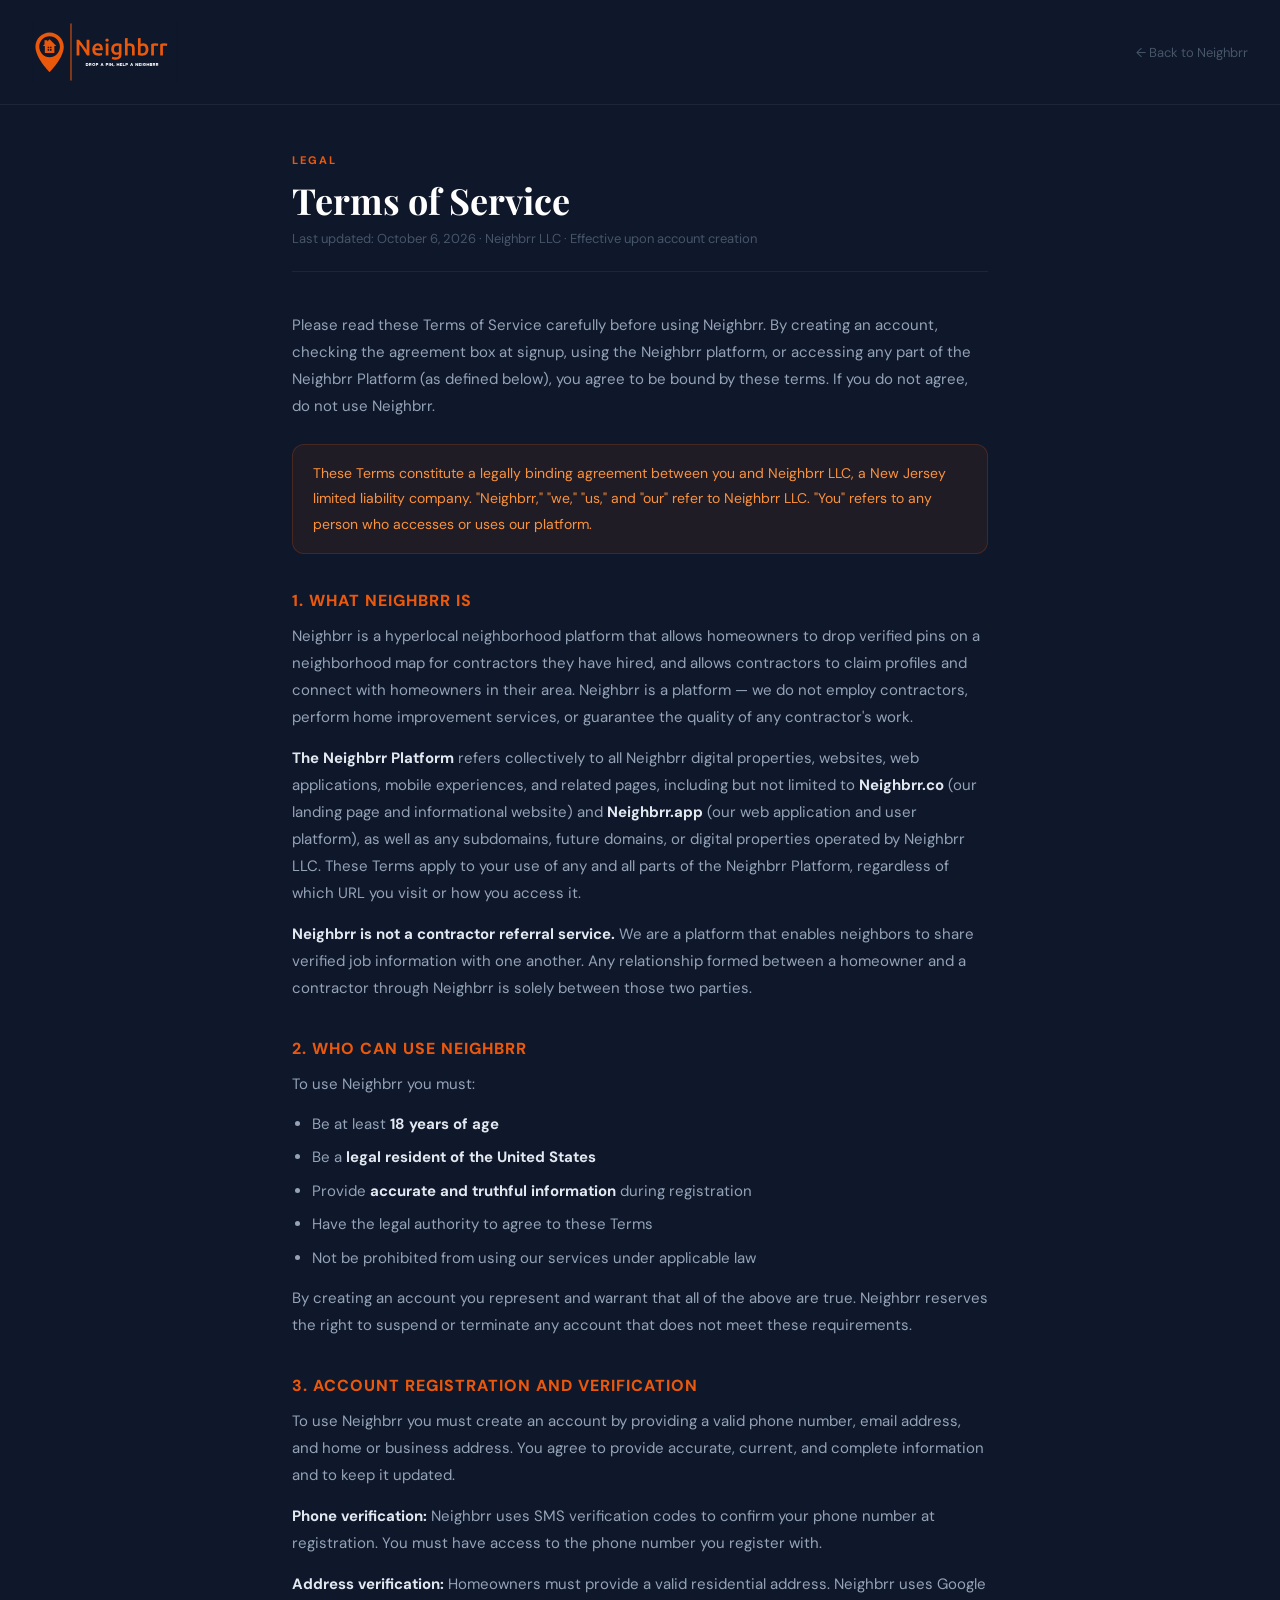
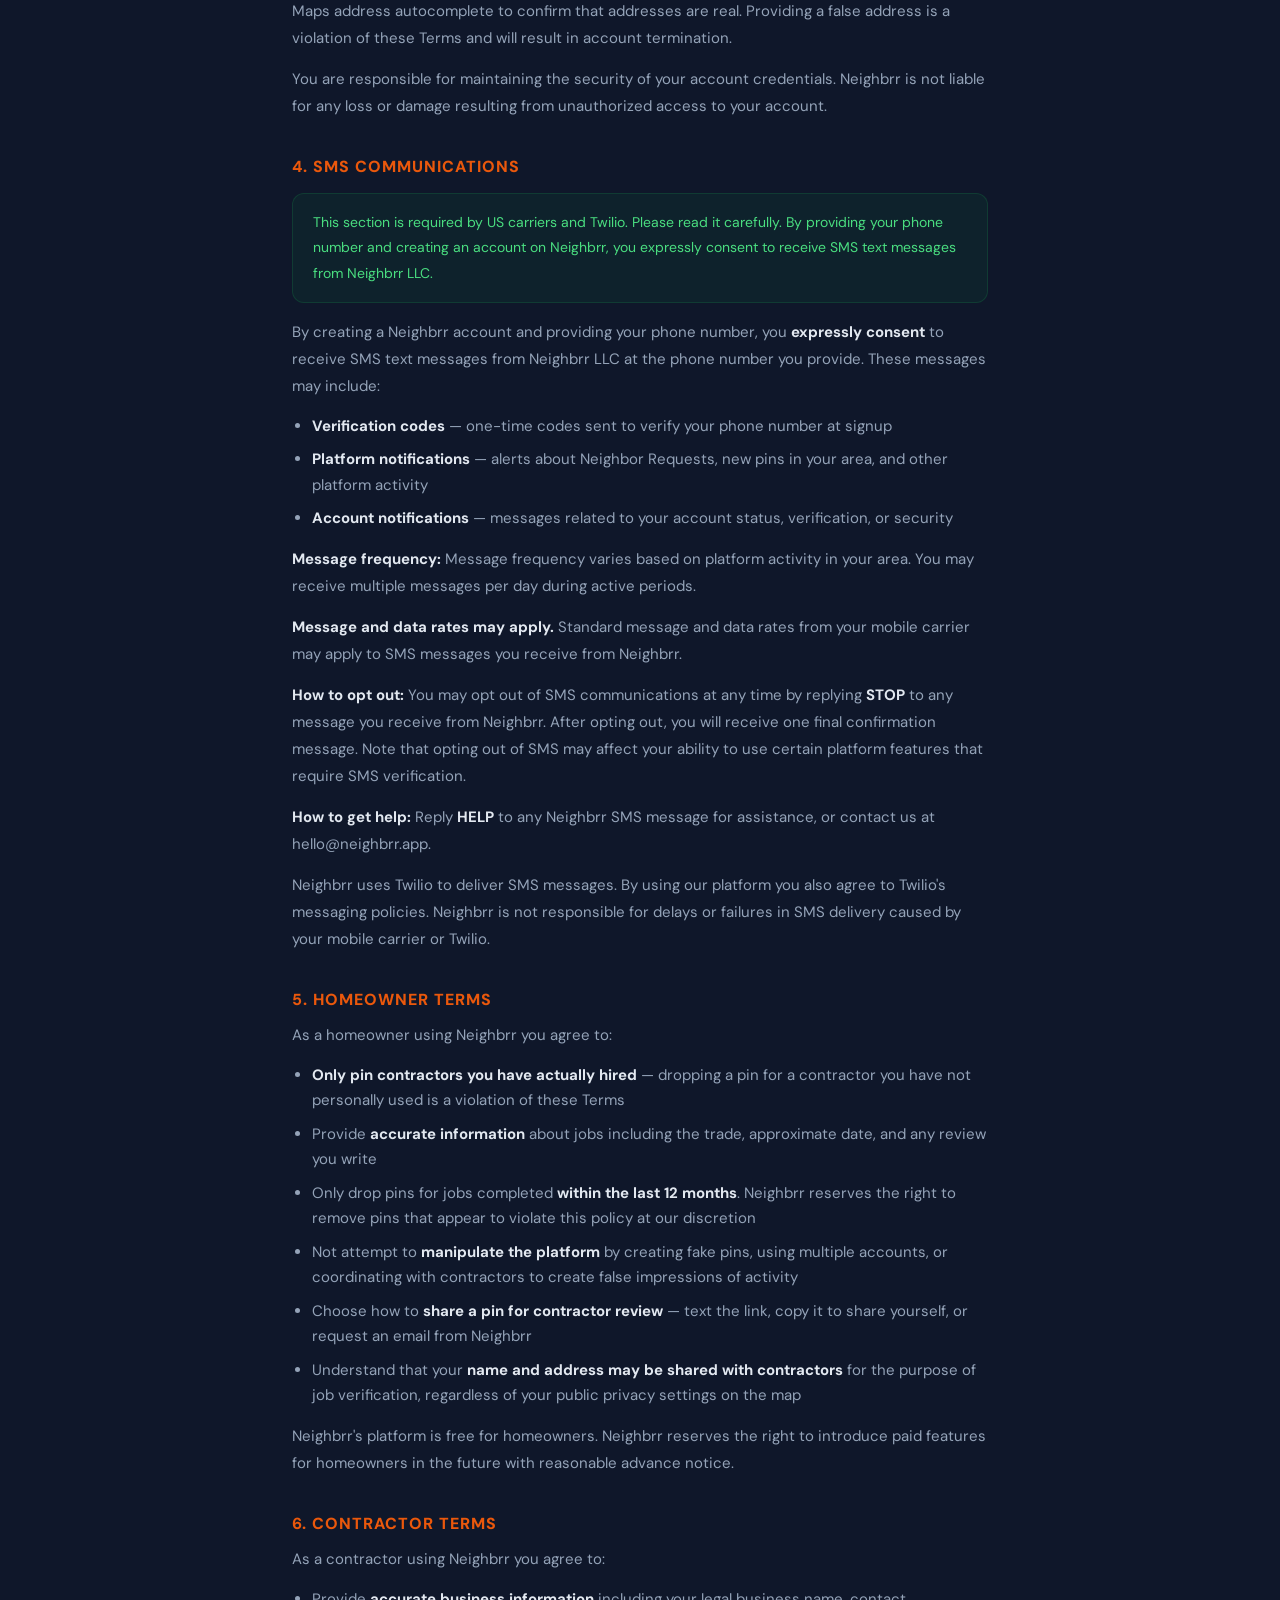
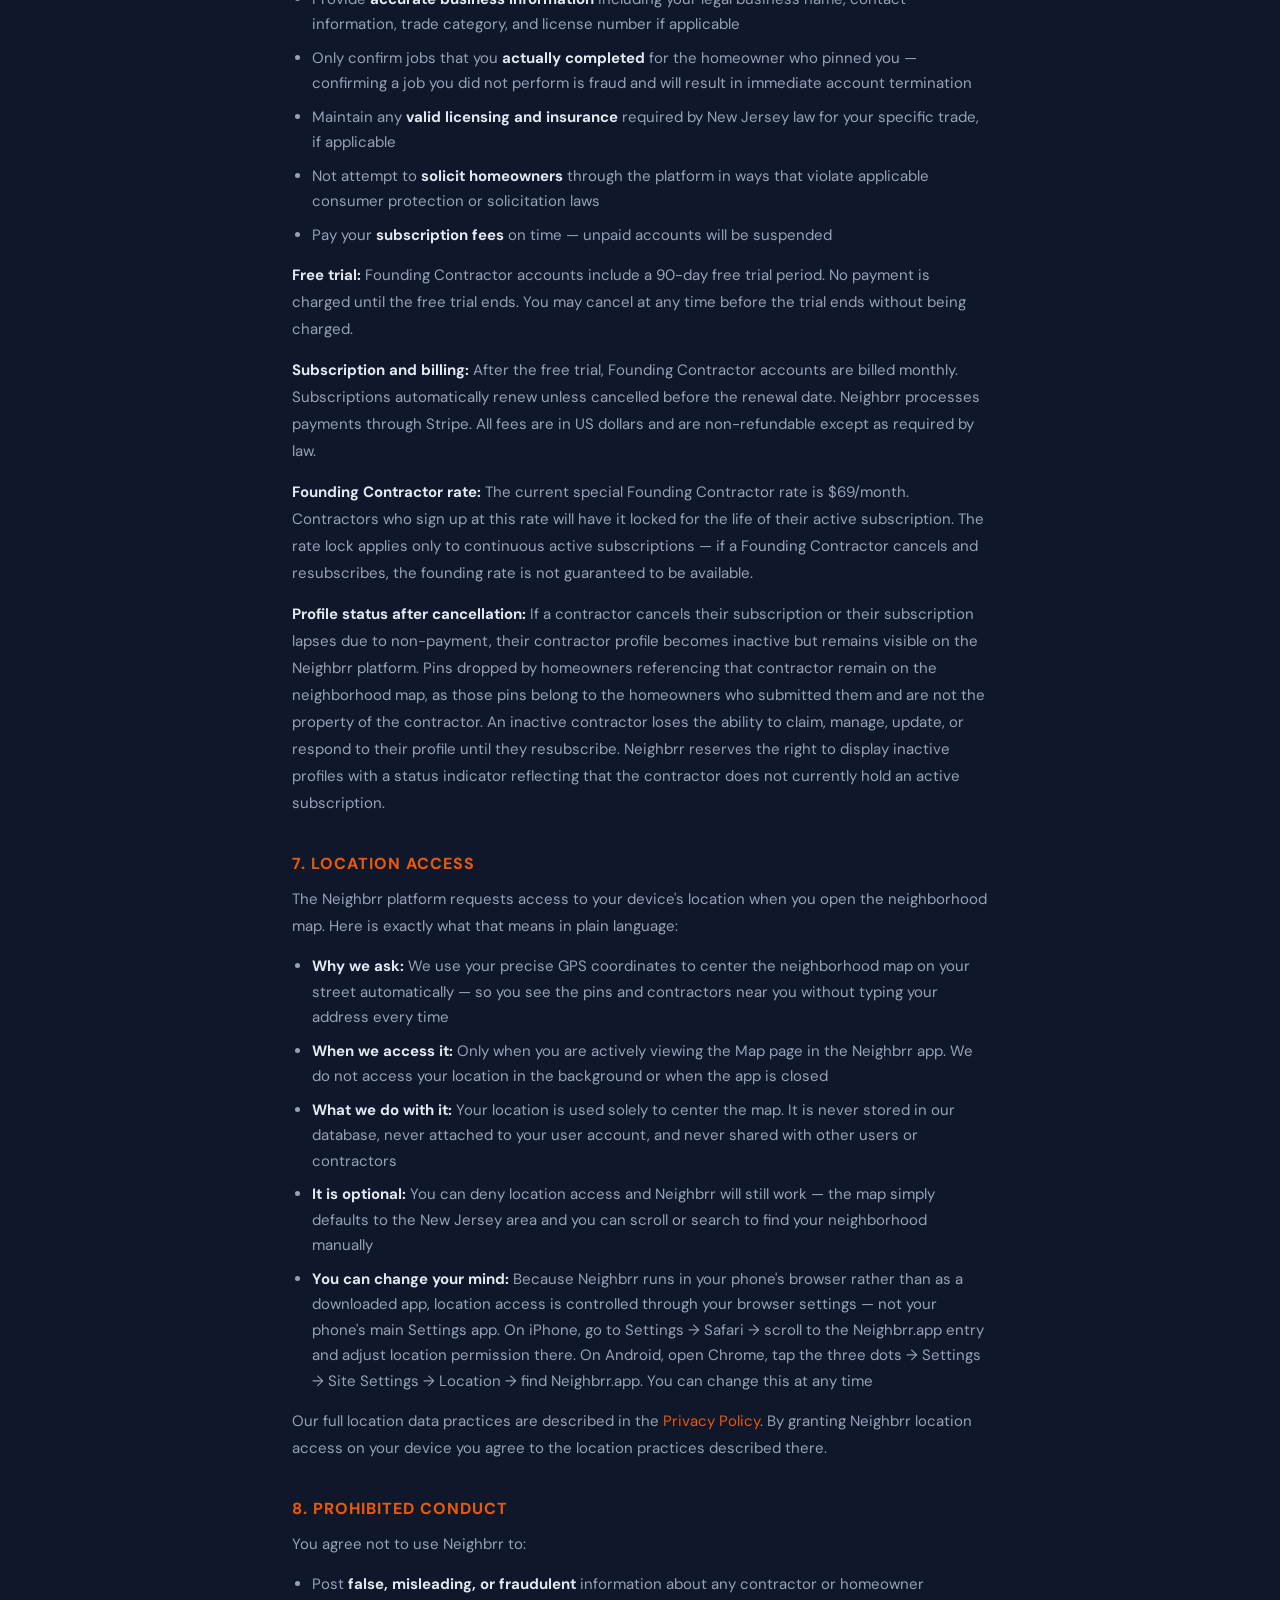
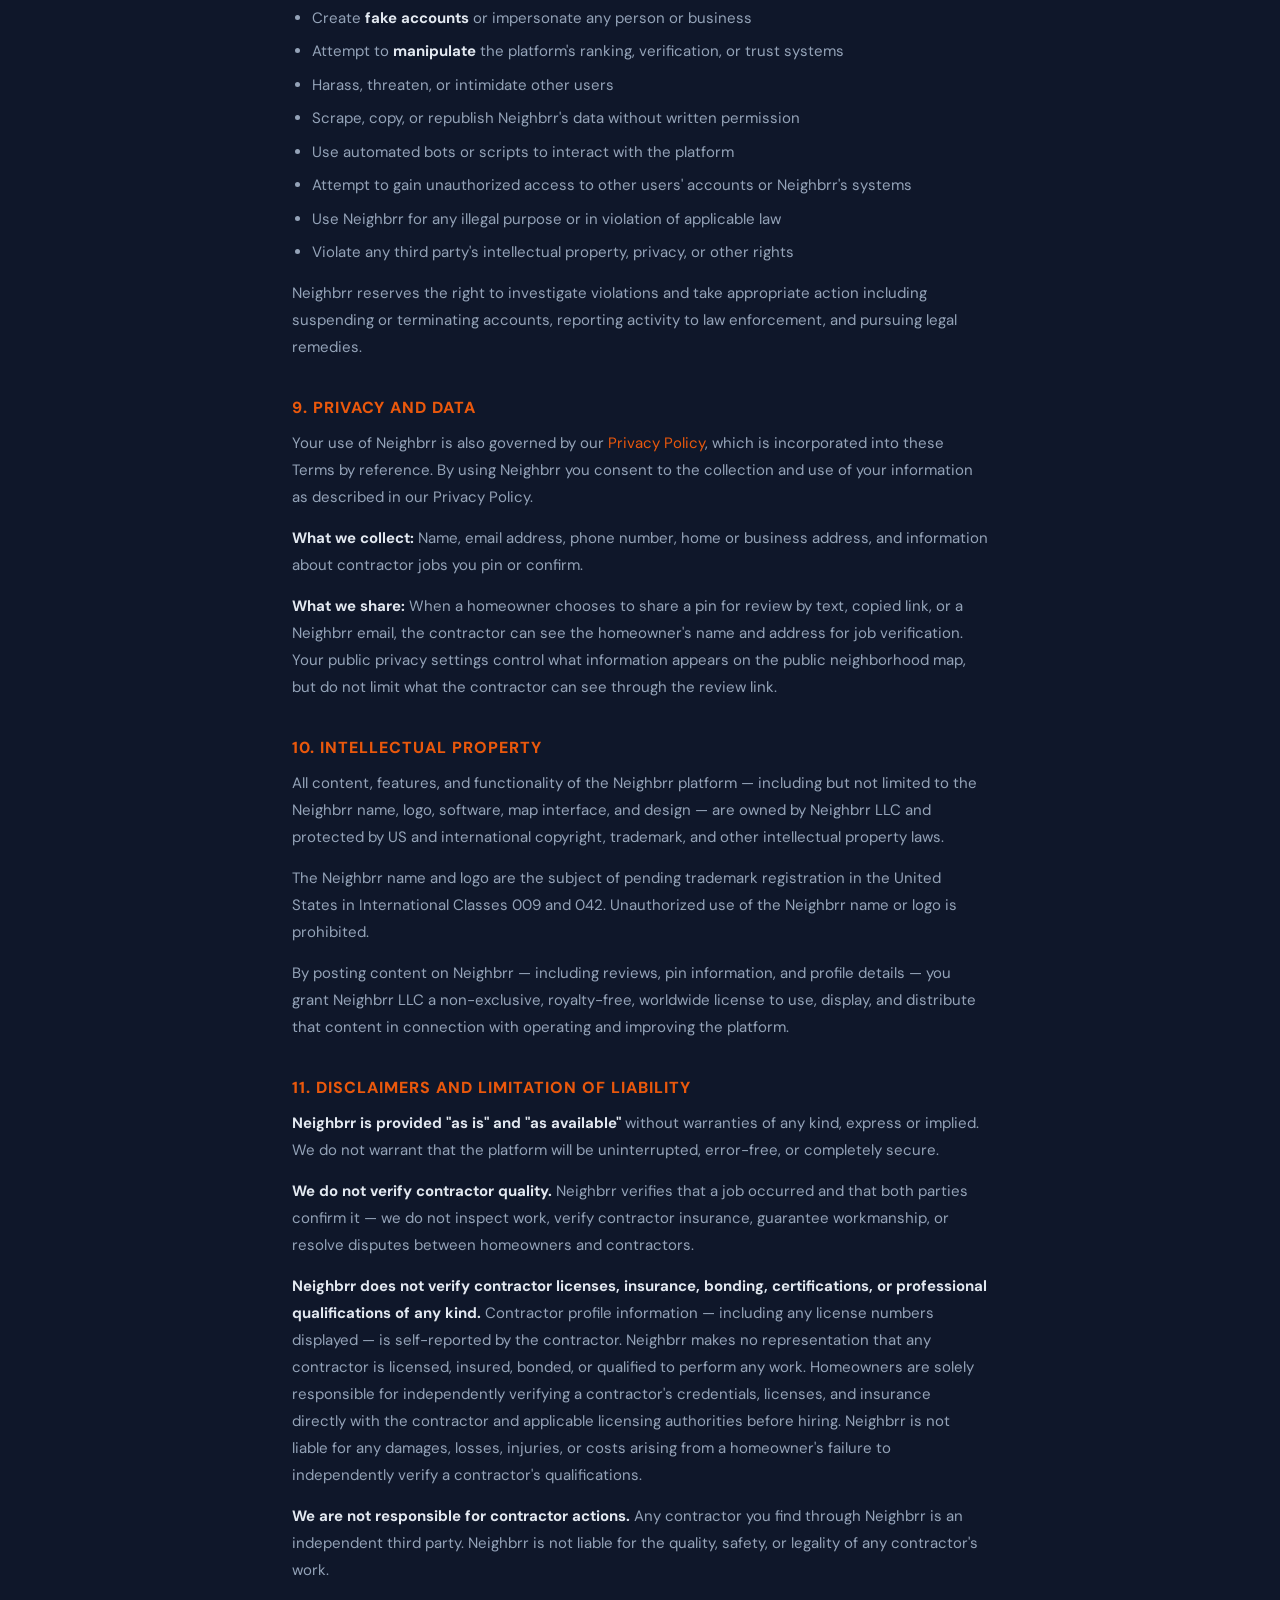
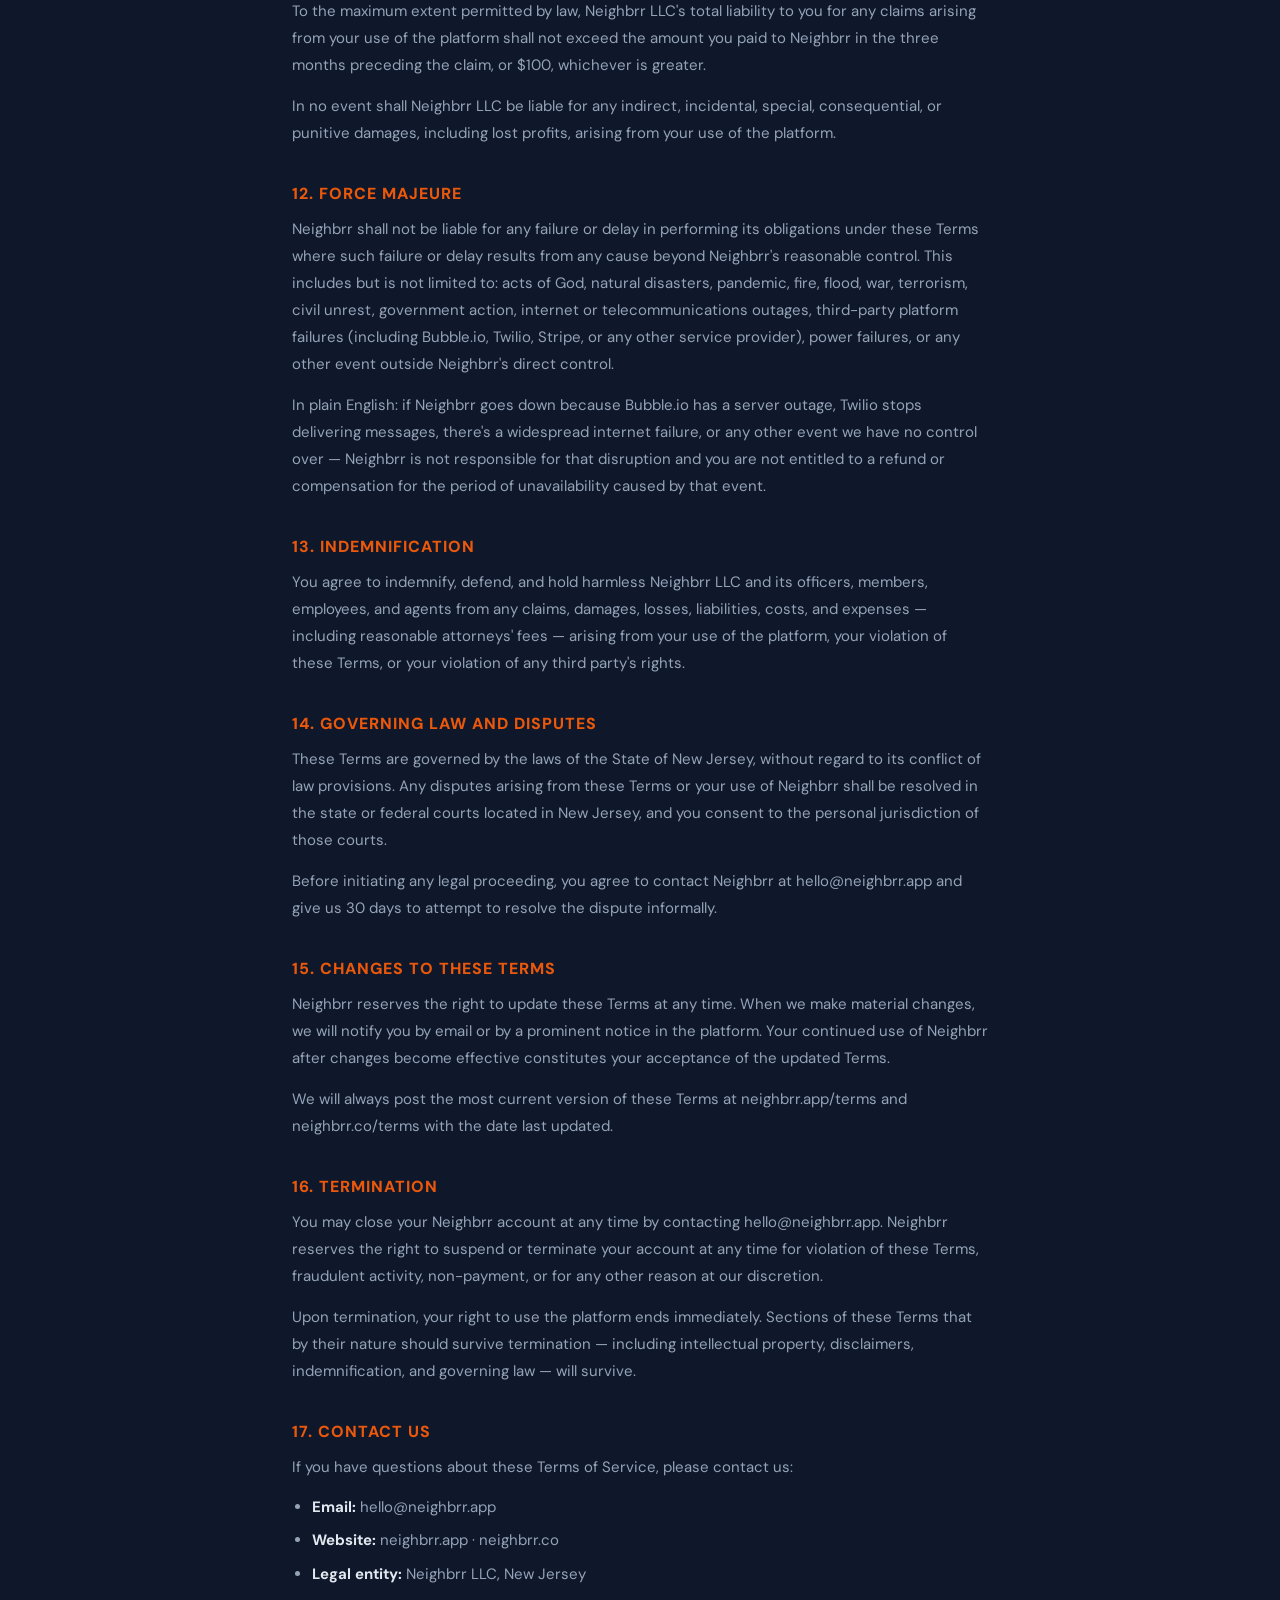
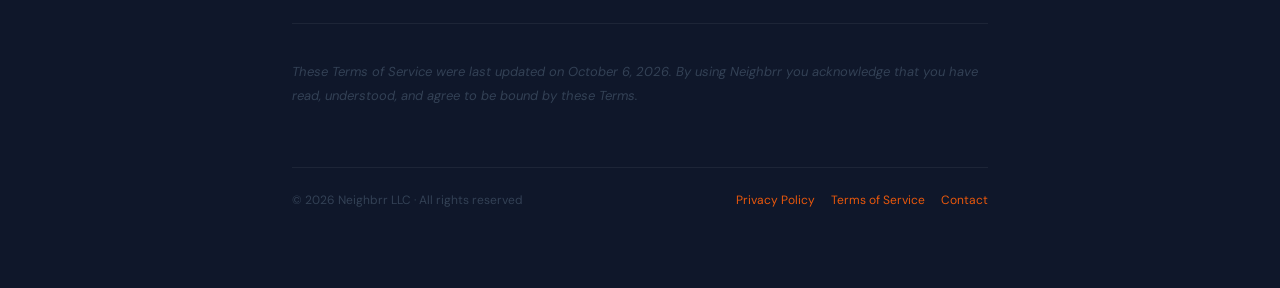
<file: terms.html>
<!DOCTYPE html>
<html lang="en">
<head>
<meta charset="UTF-8">
<meta name="viewport" content="width=device-width, initial-scale=1.0">
<title>Terms of Service — Neighbrr</title>
<link href="https://fonts.googleapis.com/css2?family=Playfair+Display:wght@700&family=DM+Sans:wght@400;500;600;700&display=swap" rel="stylesheet">
<style>
  * { box-sizing: border-box; margin: 0; padding: 0; }
  body {
    font-family: 'DM Sans', sans-serif;
    background: #0f172a;
    color: #e2e8f0;
    min-height: 100vh;
    padding: 0;
  }
  .header {
    background: #0f172a;
    padding: 20px 32px;
    border-bottom: 1px solid rgba(255,255,255,.06);
    display: flex;
    align-items: center;
    justify-content: space-between;
    flex-wrap: wrap;
    gap: 12px;
  }
  .page {
    max-width: 760px;
    margin: 0 auto;
    padding: 48px 32px 80px;
  }
  .tag {
    font-size: 11px;
    font-weight: 800;
    color: #ea580c;
    text-transform: uppercase;
    letter-spacing: 2px;
    margin-bottom: 12px;
  }
  h1 {
    font-family: 'Playfair Display', serif;
    font-size: 36px;
    font-weight: 700;
    color: white;
    margin-bottom: 8px;
    line-height: 1.2;
  }
  .meta {
    font-size: 13px;
    color: #475569;
    margin-bottom: 40px;
    padding-bottom: 24px;
    border-bottom: 1px solid rgba(255,255,255,.06);
  }
  h2 {
    font-family: 'DM Sans', sans-serif;
    font-size: 16px;
    font-weight: 800;
    color: #ea580c;
    text-transform: uppercase;
    letter-spacing: 1px;
    margin: 36px 0 12px;
  }
  p {
    font-size: 15px;
    color: #94a3b8;
    line-height: 1.8;
    margin-bottom: 14px;
  }
  p strong { color: #e2e8f0; font-weight: 700; }
  ul {
    margin: 10px 0 14px 20px;
    display: flex;
    flex-direction: column;
    gap: 8px;
  }
  li {
    font-size: 15px;
    color: #94a3b8;
    line-height: 1.7;
  }
  li strong { color: #e2e8f0; }
  .highlight {
    background: rgba(234,88,12,.08);
    border: 1px solid rgba(234,88,12,.2);
    border-radius: 12px;
    padding: 16px 20px;
    margin: 24px 0;
  }
  .highlight p { color: #fb923c; margin: 0; font-size: 14px; }
  .sms-box {
    background: rgba(22,163,74,.08);
    border: 1px solid rgba(22,163,74,.2);
    border-radius: 12px;
    padding: 16px 20px;
    margin: 16px 0;
  }
  .sms-box p { color: #4ade80; margin: 0; font-size: 14px; }
  .divider {
    height: 1px;
    background: rgba(255,255,255,.06);
    margin: 36px 0;
  }
  .footer {
    margin-top: 60px;
    padding-top: 24px;
    border-top: 1px solid rgba(255,255,255,.06);
    font-size: 12px;
    color: #334155;
    display: flex;
    justify-content: space-between;
    flex-wrap: wrap;
    gap: 8px;
  }
  a { color: #ea580c; text-decoration: none; }
  a:hover { text-decoration: underline; }

  @media (max-width: 600px) {
    .page { padding: 32px 20px 60px; }
    h1 { font-size: 28px; }
    .header { padding: 16px 20px; }
  }
</style>
<link rel="stylesheet" href="assets/logo.css">
</head>
<body>

<!-- Header -->
<div class="header">
  <img src="assets/neighbrr-logo.svg" alt="Neighbrr" class="site-logo site-logo-legal">
  <a href="index.html" style="font-size:13px;color:#475569;">← Back to Neighbrr</a>
</div>

<div class="page">

  <div class="tag">Legal</div>
  <h1>Terms of Service</h1>
  <div class="meta">
    Last updated: October 6, 2026 · Neighbrr LLC · Effective upon account creation
  </div>

  <p>
    Please read these Terms of Service carefully before using Neighbrr. By creating an account, checking the agreement box at signup, using the Neighbrr platform, or accessing any part of the Neighbrr Platform (as defined below), you agree to be bound by these terms. If you do not agree, do not use Neighbrr.
  </p>

  <div class="highlight">
    <p>These Terms constitute a legally binding agreement between you and Neighbrr LLC, a New Jersey limited liability company. "Neighbrr," "we," "us," and "our" refer to Neighbrr LLC. "You" refers to any person who accesses or uses our platform.</p>
  </div>


  <!-- Section 1 -->
  <h2>1. What Neighbrr Is</h2>

  <p>
    Neighbrr is a hyperlocal neighborhood platform that allows homeowners to drop verified pins on a neighborhood map for contractors they have hired, and allows contractors to claim profiles and connect with homeowners in their area. Neighbrr is a platform — we do not employ contractors, perform home improvement services, or guarantee the quality of any contractor's work.
  </p>

  <p>
    <strong>The Neighbrr Platform</strong> refers collectively to all Neighbrr digital properties, websites, web applications, mobile experiences, and related pages, including but not limited to <strong>Neighbrr.co</strong> (our landing page and informational website) and <strong>Neighbrr.app</strong> (our web application and user platform), as well as any subdomains, future domains, or digital properties operated by Neighbrr LLC. These Terms apply to your use of any and all parts of the Neighbrr Platform, regardless of which URL you visit or how you access it.
  </p>

  <p>
    <strong>Neighbrr is not a contractor referral service.</strong> We are a platform that enables neighbors to share verified job information with one another. Any relationship formed between a homeowner and a contractor through Neighbrr is solely between those two parties.
  </p>


  <!-- Section 2 -->
  <h2>2. Who Can Use Neighbrr</h2>

  <p>To use Neighbrr you must:</p>
  <ul>
    <li>Be at least <strong>18 years of age</strong></li>
    <li>Be a <strong>legal resident of the United States</strong></li>
    <li>Provide <strong>accurate and truthful information</strong> during registration</li>
    <li>Have the legal authority to agree to these Terms</li>
    <li>Not be prohibited from using our services under applicable law</li>
  </ul>

  <p>
    By creating an account you represent and warrant that all of the above are true. Neighbrr reserves the right to suspend or terminate any account that does not meet these requirements.
  </p>


  <!-- Section 3 -->
  <h2>3. Account Registration and Verification</h2>

  <p>
    To use Neighbrr you must create an account by providing a valid phone number, email address, and home or business address. You agree to provide accurate, current, and complete information and to keep it updated.
  </p>

  <p>
    <strong>Phone verification:</strong> Neighbrr uses SMS verification codes to confirm your phone number at registration. You must have access to the phone number you register with.
  </p>

  <p>
    <strong>Address verification:</strong> Homeowners must provide a valid residential address. Neighbrr uses Google Maps address autocomplete to confirm that addresses are real. Providing a false address is a violation of these Terms and will result in account termination.
  </p>

  <p>
    You are responsible for maintaining the security of your account credentials. Neighbrr is not liable for any loss or damage resulting from unauthorized access to your account.
  </p>


  <!-- Section 4 — SMS — Most Important for Twilio -->
  <h2>4. SMS Communications</h2>

  <div class="sms-box">
    <p>This section is required by US carriers and Twilio. Please read it carefully. By providing your phone number and creating an account on Neighbrr, you expressly consent to receive SMS text messages from Neighbrr LLC.</p>
  </div>

  <p>
    By creating a Neighbrr account and providing your phone number, you <strong>expressly consent</strong> to receive SMS text messages from Neighbrr LLC at the phone number you provide. These messages may include:
  </p>

  <ul>
    <li><strong>Verification codes</strong> — one-time codes sent to verify your phone number at signup</li>
    <li><strong>Platform notifications</strong> — alerts about Neighbor Requests, new pins in your area, and other platform activity</li>
    <li><strong>Account notifications</strong> — messages related to your account status, verification, or security</li>
  </ul>

  <p>
    <strong>Message frequency:</strong> Message frequency varies based on platform activity in your area. You may receive multiple messages per day during active periods.
  </p>

  <p>
    <strong>Message and data rates may apply.</strong> Standard message and data rates from your mobile carrier may apply to SMS messages you receive from Neighbrr.
  </p>

  <p>
    <strong>How to opt out:</strong> You may opt out of SMS communications at any time by replying <strong>STOP</strong> to any message you receive from Neighbrr. After opting out, you will receive one final confirmation message. Note that opting out of SMS may affect your ability to use certain platform features that require SMS verification.
  </p>

  <p>
    <strong>How to get help:</strong> Reply <strong>HELP</strong> to any Neighbrr SMS message for assistance, or contact us at hello@neighbrr.app.
  </p>

  <p>
    Neighbrr uses Twilio to deliver SMS messages. By using our platform you also agree to Twilio's messaging policies. Neighbrr is not responsible for delays or failures in SMS delivery caused by your mobile carrier or Twilio.
  </p>


  <!-- Section 5 -->
  <h2>5. Homeowner Terms</h2>

  <p>As a homeowner using Neighbrr you agree to:</p>
  <ul>
    <li><strong>Only pin contractors you have actually hired</strong> — dropping a pin for a contractor you have not personally used is a violation of these Terms</li>
    <li>Provide <strong>accurate information</strong> about jobs including the trade, approximate date, and any review you write</li>
    <li>Only drop pins for jobs completed <strong>within the last 12 months</strong>. Neighbrr reserves the right to remove pins that appear to violate this policy at our discretion</li>
    <li>Not attempt to <strong>manipulate the platform</strong> by creating fake pins, using multiple accounts, or coordinating with contractors to create false impressions of activity</li>
    <li>Choose how to <strong>share a pin for contractor review</strong> — text the link, copy it to share yourself, or request an email from Neighbrr</li>
    <li>Understand that your <strong>name and address may be shared with contractors</strong> for the purpose of job verification, regardless of your public privacy settings on the map</li>
  </ul>

  <p>
    Neighbrr's platform is free for homeowners. Neighbrr reserves the right to introduce paid features for homeowners in the future with reasonable advance notice.
  </p>


  <!-- Section 6 -->
  <h2>6. Contractor Terms</h2>

  <p>As a contractor using Neighbrr you agree to:</p>
  <ul>
    <li>Provide <strong>accurate business information</strong> including your legal business name, contact information, trade category, and license number if applicable</li>
    <li>Only confirm jobs that you <strong>actually completed</strong> for the homeowner who pinned you — confirming a job you did not perform is fraud and will result in immediate account termination</li>
    <li>Maintain any <strong>valid licensing and insurance</strong> required by New Jersey law for your specific trade, if applicable</li>
    <li>Not attempt to <strong>solicit homeowners</strong> through the platform in ways that violate applicable consumer protection or solicitation laws</li>
    <li>Pay your <strong>subscription fees</strong> on time — unpaid accounts will be suspended</li>
  </ul>

  <p>
    <strong>Free trial:</strong> Founding Contractor accounts include a 90-day free trial period. No payment is charged until the free trial ends. You may cancel at any time before the trial ends without being charged.
  </p>

  <p>
    <strong>Subscription and billing:</strong> After the free trial, Founding Contractor accounts are billed monthly. Subscriptions automatically renew unless cancelled before the renewal date. Neighbrr processes payments through Stripe. All fees are in US dollars and are non-refundable except as required by law.
  </p>

  <p>
    <strong>Founding Contractor rate:</strong> The current special Founding Contractor rate is $69/month. Contractors who sign up at this rate will have it locked for the life of their active subscription. The rate lock applies only to continuous active subscriptions — if a Founding Contractor cancels and resubscribes, the founding rate is not guaranteed to be available.
  </p>

  <p>
    <strong>Profile status after cancellation:</strong> If a contractor cancels their subscription or their subscription lapses due to non-payment, their contractor profile becomes inactive but remains visible on the Neighbrr platform. Pins dropped by homeowners referencing that contractor remain on the neighborhood map, as those pins belong to the homeowners who submitted them and are not the property of the contractor. An inactive contractor loses the ability to claim, manage, update, or respond to their profile until they resubscribe. Neighbrr reserves the right to display inactive profiles with a status indicator reflecting that the contractor does not currently hold an active subscription.
  </p>


  <!-- Section 7 — Geolocation -->
  <h2>7. Location Access</h2>

  <p>
    The Neighbrr platform requests access to your device's location when you open the neighborhood map. Here is exactly what that means in plain language:
  </p>

  <ul>
    <li><strong>Why we ask:</strong> We use your precise GPS coordinates to center the neighborhood map on your street automatically — so you see the pins and contractors near you without typing your address every time</li>
    <li><strong>When we access it:</strong> Only when you are actively viewing the Map page in the Neighbrr app. We do not access your location in the background or when the app is closed</li>
    <li><strong>What we do with it:</strong> Your location is used solely to center the map. It is never stored in our database, never attached to your user account, and never shared with other users or contractors</li>
    <li><strong>It is optional:</strong> You can deny location access and Neighbrr will still work — the map simply defaults to the New Jersey area and you can scroll or search to find your neighborhood manually</li>
    <li><strong>You can change your mind:</strong> Because Neighbrr runs in your phone's browser rather than as a downloaded app, location access is controlled through your browser settings — not your phone's main Settings app. On iPhone, go to Settings → Safari → scroll to the Neighbrr.app entry and adjust location permission there. On Android, open Chrome, tap the three dots → Settings → Site Settings → Location → find Neighbrr.app. You can change this at any time</li>
  </ul>

  <p>
    Our full location data practices are described in the <a href="privacy-policy.html">Privacy Policy</a>. By granting Neighbrr location access on your device you agree to the location practices described there.
  </p>


  <!-- Section 8 -->
  <h2>8. Prohibited Conduct</h2>

  <p>You agree not to use Neighbrr to:</p>
  <ul>
    <li>Post <strong>false, misleading, or fraudulent</strong> information about any contractor or homeowner</li>
    <li>Create <strong>fake accounts</strong> or impersonate any person or business</li>
    <li>Attempt to <strong>manipulate</strong> the platform's ranking, verification, or trust systems</li>
    <li>Harass, threaten, or intimidate other users</li>
    <li>Scrape, copy, or republish Neighbrr's data without written permission</li>
    <li>Use automated bots or scripts to interact with the platform</li>
    <li>Attempt to gain unauthorized access to other users' accounts or Neighbrr's systems</li>
    <li>Use Neighbrr for any illegal purpose or in violation of applicable law</li>
    <li>Violate any third party's intellectual property, privacy, or other rights</li>
  </ul>

  <p>
    Neighbrr reserves the right to investigate violations and take appropriate action including suspending or terminating accounts, reporting activity to law enforcement, and pursuing legal remedies.
  </p>


  <!-- Section 9 -->
  <h2>9. Privacy and Data</h2>

  <p>
    Your use of Neighbrr is also governed by our <a href="privacy-policy.html">Privacy Policy</a>, which is incorporated into these Terms by reference. By using Neighbrr you consent to the collection and use of your information as described in our Privacy Policy.
  </p>

  <p>
    <strong>What we collect:</strong> Name, email address, phone number, home or business address, and information about contractor jobs you pin or confirm.
  </p>

  <p>
    <strong>What we share:</strong> When a homeowner chooses to share a pin for review by text, copied link, or a Neighbrr email, the contractor can see the homeowner's name and address for job verification. Your public privacy settings control what information appears on the public neighborhood map, but do not limit what the contractor can see through the review link.
  </p>


  <!-- Section 10 -->
  <h2>10. Intellectual Property</h2>

  <p>
    All content, features, and functionality of the Neighbrr platform — including but not limited to the Neighbrr name, logo, software, map interface, and design — are owned by Neighbrr LLC and protected by US and international copyright, trademark, and other intellectual property laws.
  </p>

  <p>
    The Neighbrr name and logo are the subject of pending trademark registration in the United States in International Classes 009 and 042. Unauthorized use of the Neighbrr name or logo is prohibited.
  </p>

  <p>
    By posting content on Neighbrr — including reviews, pin information, and profile details — you grant Neighbrr LLC a non-exclusive, royalty-free, worldwide license to use, display, and distribute that content in connection with operating and improving the platform.
  </p>


  <!-- Section 11 -->
  <h2>11. Disclaimers and Limitation of Liability</h2>

  <p>
    <strong>Neighbrr is provided "as is" and "as available"</strong> without warranties of any kind, express or implied. We do not warrant that the platform will be uninterrupted, error-free, or completely secure.
  </p>

  <p>
    <strong>We do not verify contractor quality.</strong> Neighbrr verifies that a job occurred and that both parties confirm it — we do not inspect work, verify contractor insurance, guarantee workmanship, or resolve disputes between homeowners and contractors.
  </p>

  <p>
    <strong>Neighbrr does not verify contractor licenses, insurance, bonding, certifications, or professional qualifications of any kind.</strong> Contractor profile information — including any license numbers displayed — is self-reported by the contractor. Neighbrr makes no representation that any contractor is licensed, insured, bonded, or qualified to perform any work. Homeowners are solely responsible for independently verifying a contractor's credentials, licenses, and insurance directly with the contractor and applicable licensing authorities before hiring. Neighbrr is not liable for any damages, losses, injuries, or costs arising from a homeowner's failure to independently verify a contractor's qualifications.
  </p>

  <p>
    <strong>We are not responsible for contractor actions.</strong> Any contractor you find through Neighbrr is an independent third party. Neighbrr is not liable for the quality, safety, or legality of any contractor's work.
  </p>

  <p>
    To the maximum extent permitted by law, Neighbrr LLC's total liability to you for any claims arising from your use of the platform shall not exceed the amount you paid to Neighbrr in the three months preceding the claim, or $100, whichever is greater.
  </p>

  <p>
    In no event shall Neighbrr LLC be liable for any indirect, incidental, special, consequential, or punitive damages, including lost profits, arising from your use of the platform.
  </p>


  <!-- Section 12 -->
  <h2>12. Force Majeure</h2>

  <p>
    Neighbrr shall not be liable for any failure or delay in performing its obligations under these Terms where such failure or delay results from any cause beyond Neighbrr's reasonable control. This includes but is not limited to: acts of God, natural disasters, pandemic, fire, flood, war, terrorism, civil unrest, government action, internet or telecommunications outages, third-party platform failures (including Bubble.io, Twilio, Stripe, or any other service provider), power failures, or any other event outside Neighbrr's direct control.
  </p>

  <p>
    In plain English: if Neighbrr goes down because Bubble.io has a server outage, Twilio stops delivering messages, there's a widespread internet failure, or any other event we have no control over — Neighbrr is not responsible for that disruption and you are not entitled to a refund or compensation for the period of unavailability caused by that event.
  </p>


  <!-- Section 13 -->
  <h2>13. Indemnification</h2>

  <p>
    You agree to indemnify, defend, and hold harmless Neighbrr LLC and its officers, members, employees, and agents from any claims, damages, losses, liabilities, costs, and expenses — including reasonable attorneys' fees — arising from your use of the platform, your violation of these Terms, or your violation of any third party's rights.
  </p>


  <!-- Section 14 -->
  <h2>14. Governing Law and Disputes</h2>

  <p>
    These Terms are governed by the laws of the State of New Jersey, without regard to its conflict of law provisions. Any disputes arising from these Terms or your use of Neighbrr shall be resolved in the state or federal courts located in New Jersey, and you consent to the personal jurisdiction of those courts.
  </p>

  <p>
    Before initiating any legal proceeding, you agree to contact Neighbrr at hello@neighbrr.app and give us 30 days to attempt to resolve the dispute informally.
  </p>


  <!-- Section 15 -->
  <h2>15. Changes to These Terms</h2>

  <p>
    Neighbrr reserves the right to update these Terms at any time. When we make material changes, we will notify you by email or by a prominent notice in the platform. Your continued use of Neighbrr after changes become effective constitutes your acceptance of the updated Terms.
  </p>

  <p>
    We will always post the most current version of these Terms at neighbrr.app/terms and neighbrr.co/terms with the date last updated.
  </p>


  <!-- Section 16 -->
  <h2>16. Termination</h2>

  <p>
    You may close your Neighbrr account at any time by contacting hello@neighbrr.app. Neighbrr reserves the right to suspend or terminate your account at any time for violation of these Terms, fraudulent activity, non-payment, or for any other reason at our discretion.
  </p>

  <p>
    Upon termination, your right to use the platform ends immediately. Sections of these Terms that by their nature should survive termination — including intellectual property, disclaimers, indemnification, and governing law — will survive.
  </p>


  <!-- Section 17 -->
  <h2>17. Contact Us</h2>

  <p>If you have questions about these Terms of Service, please contact us:</p>
  <ul>
    <li><strong>Email:</strong> hello@neighbrr.app</li>
    <li><strong>Website:</strong> neighbrr.app · neighbrr.co</li>
    <li><strong>Legal entity:</strong> Neighbrr LLC, New Jersey</li>
  </ul>

  <div class="divider"></div>

  <p style="font-size:13px;color:#334155;font-style:italic;">
    These Terms of Service were last updated on October 6, 2026. By using Neighbrr you acknowledge that you have read, understood, and agree to be bound by these Terms.
  </p>

  <!-- Footer -->
  <div class="footer">
    <div>© 2026 Neighbrr LLC · All rights reserved</div>
    <div style="display:flex;gap:16px;">
      <a href="privacy-policy.html">Privacy Policy</a>
      <a href="terms.html">Terms of Service</a>
      <a href="mailto:hello@neighbrr.app">Contact</a>
    </div>
  </div>

</div>
</body>
</html>
</file>
<file: assets/logo.css>
.site-logo {
  display: block;
  flex: none;
  object-fit: contain;
  object-position: center;
}

.site-logo-nav {
  width: 185px;
  height: 81px;
}

.site-logo-footer {
  width: 150px;
  height: 66px;
}

.site-logo-legal {
  width: 145px;
  height: 64px;
}

@media (max-width: 768px) {
  nav {
    height: 64px;
  }

  .site-logo-nav {
    width: 137px;
    height: 60px;
  }
}

@media (max-width: 480px) {
  .site-logo-nav {
    width: 118px;
    height: 52px;
  }

  .nav-back {
    display: none;
  }
}
</file>
